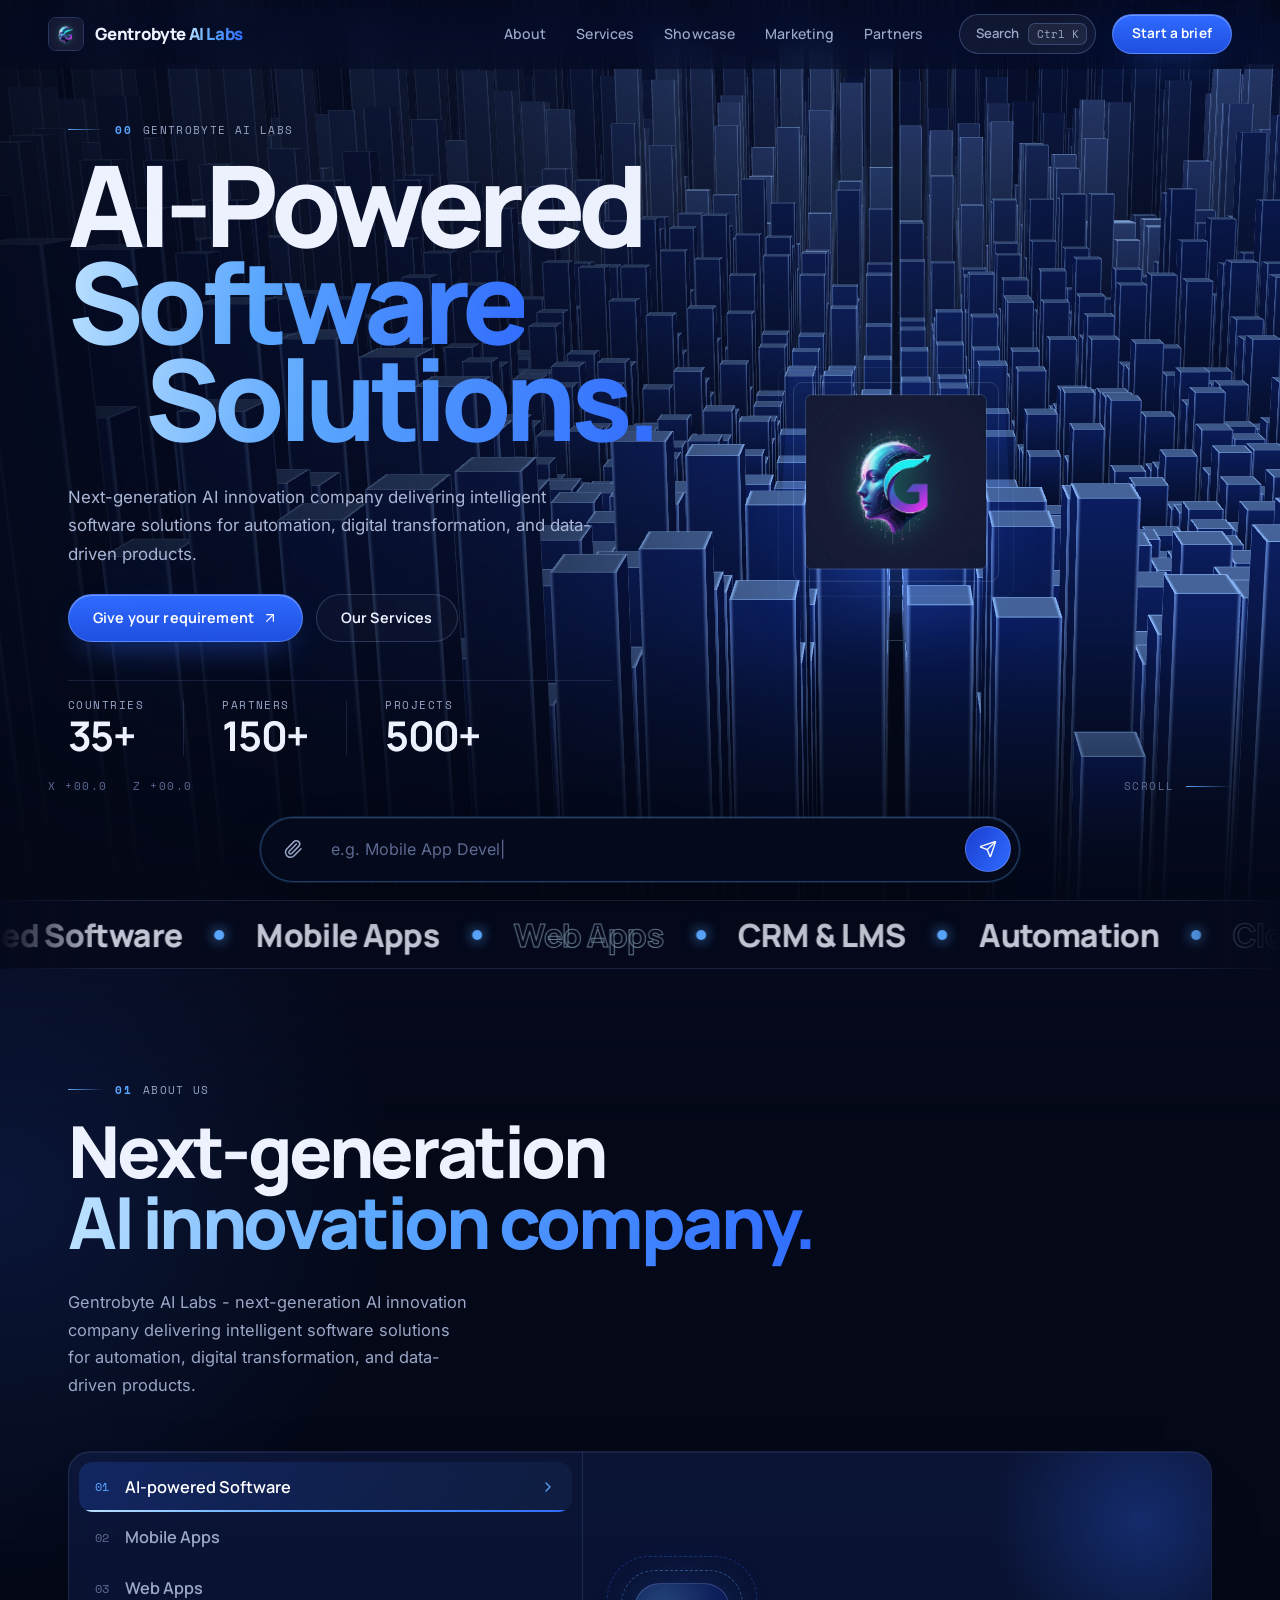
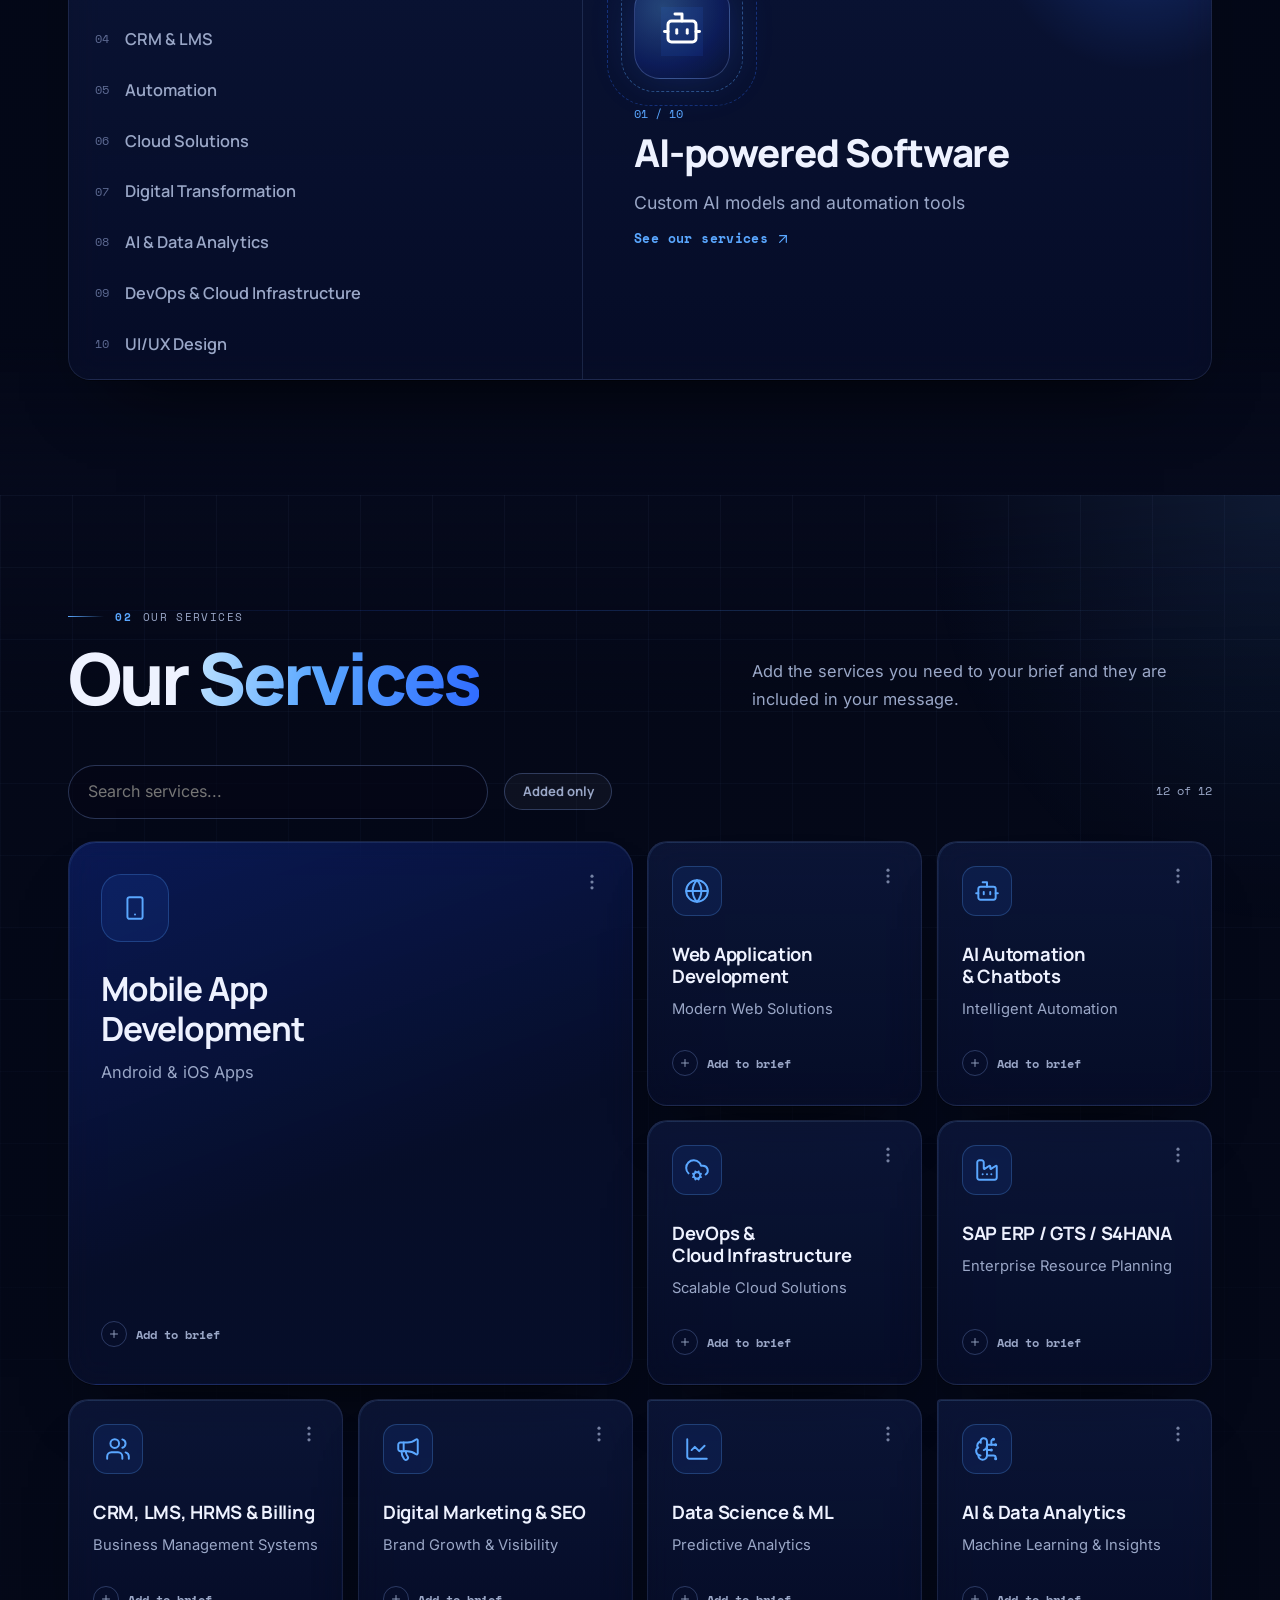
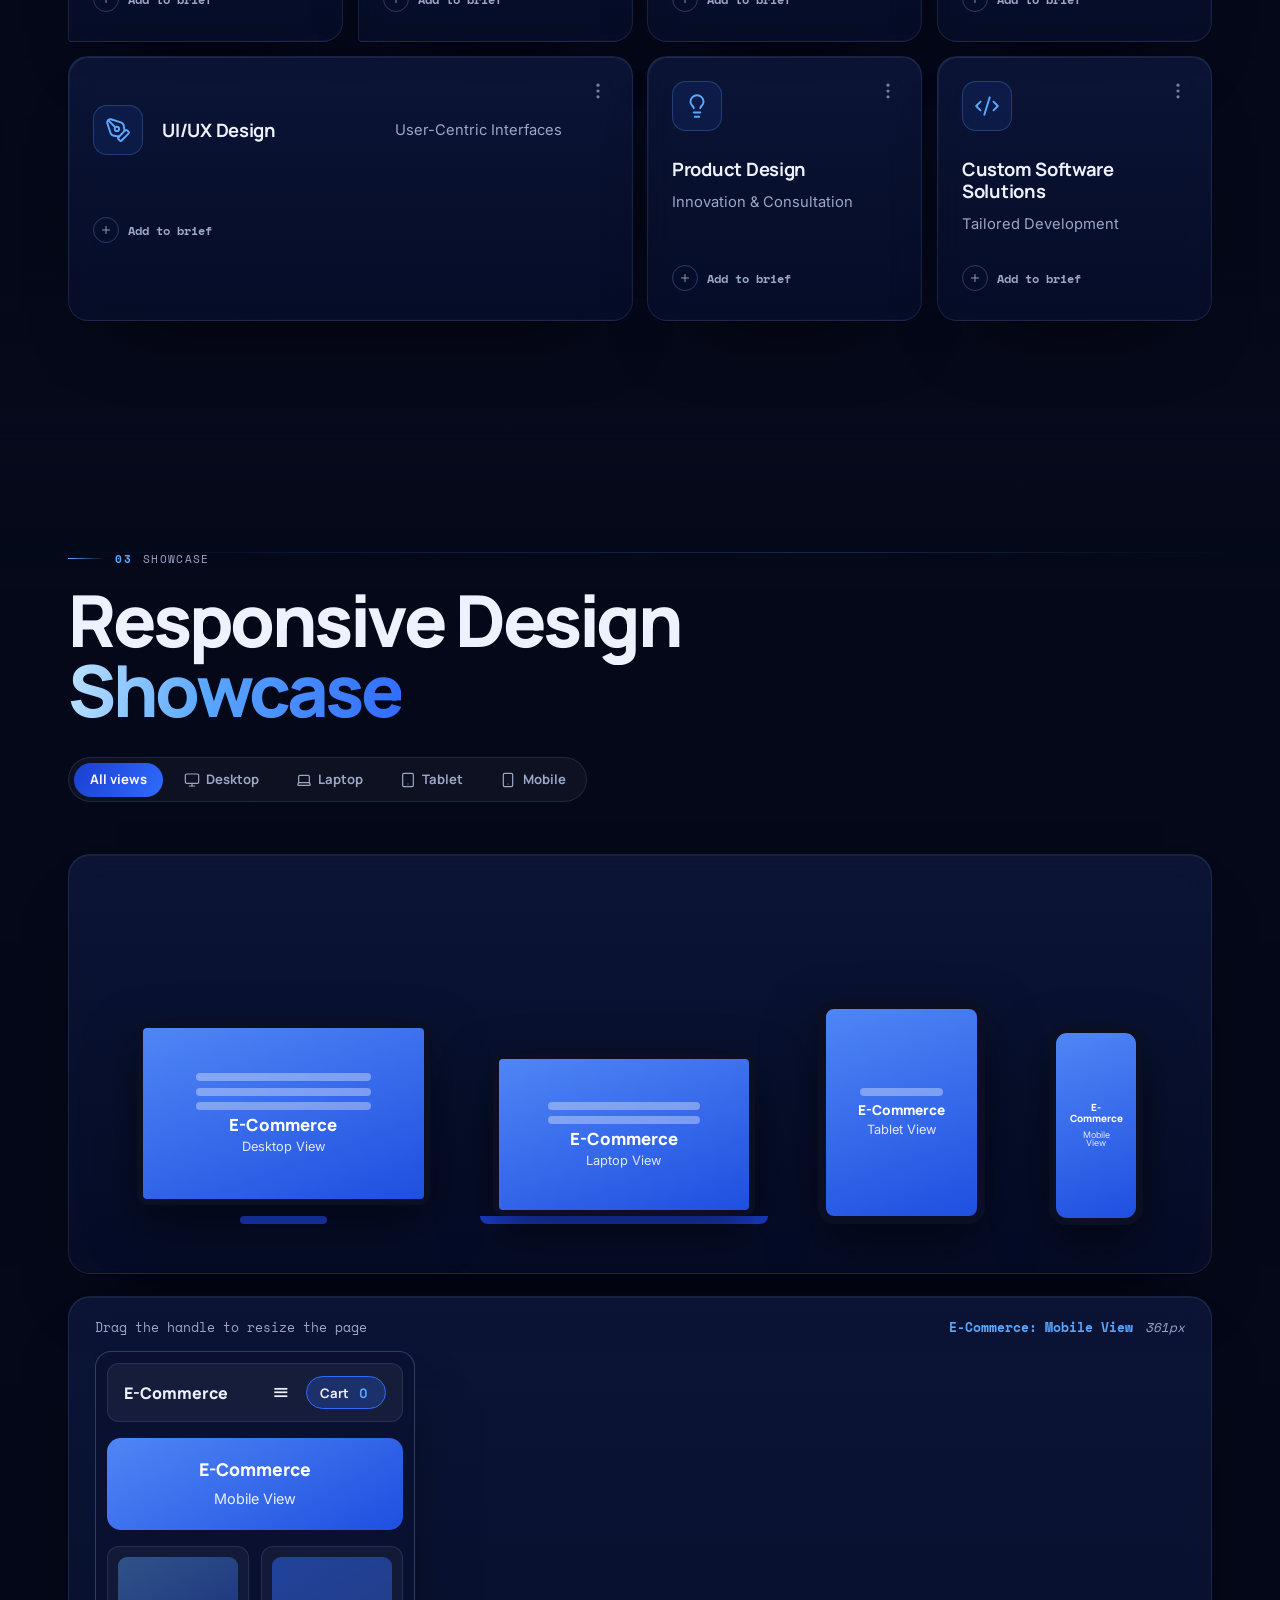
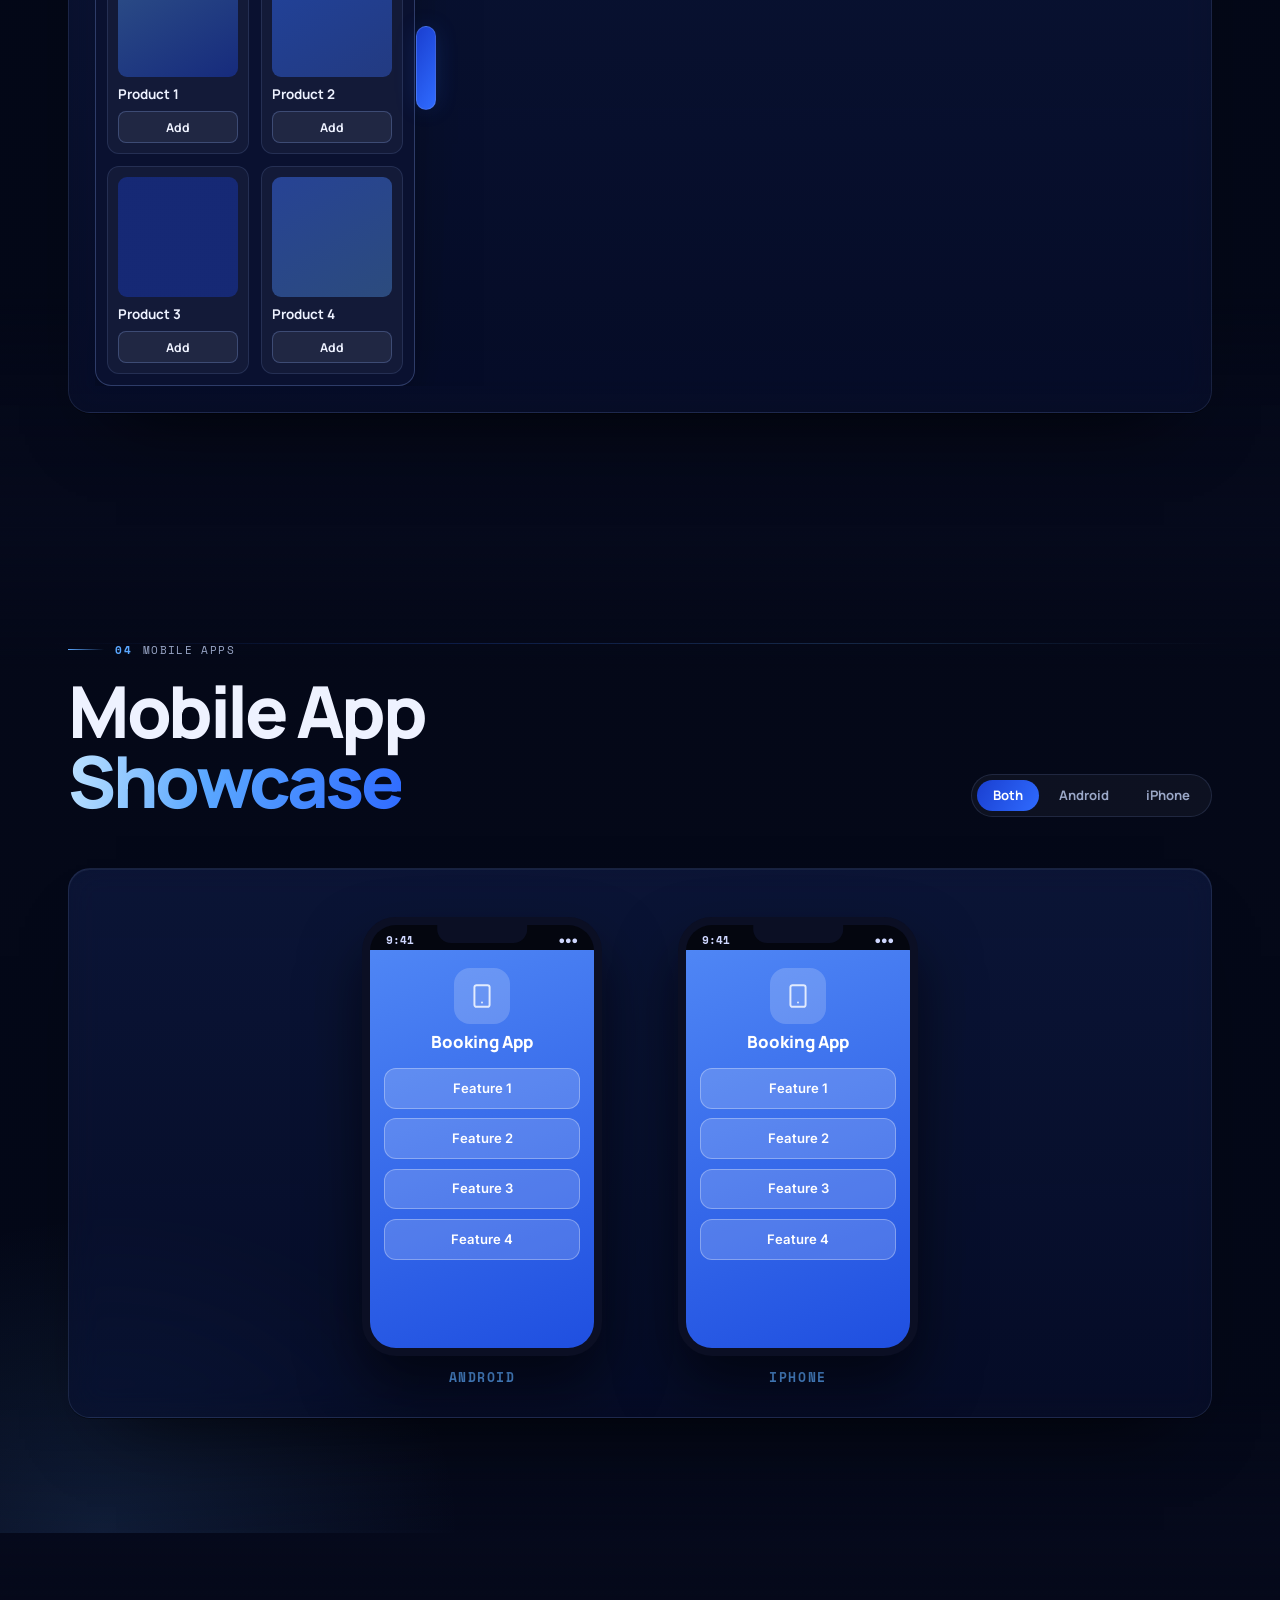
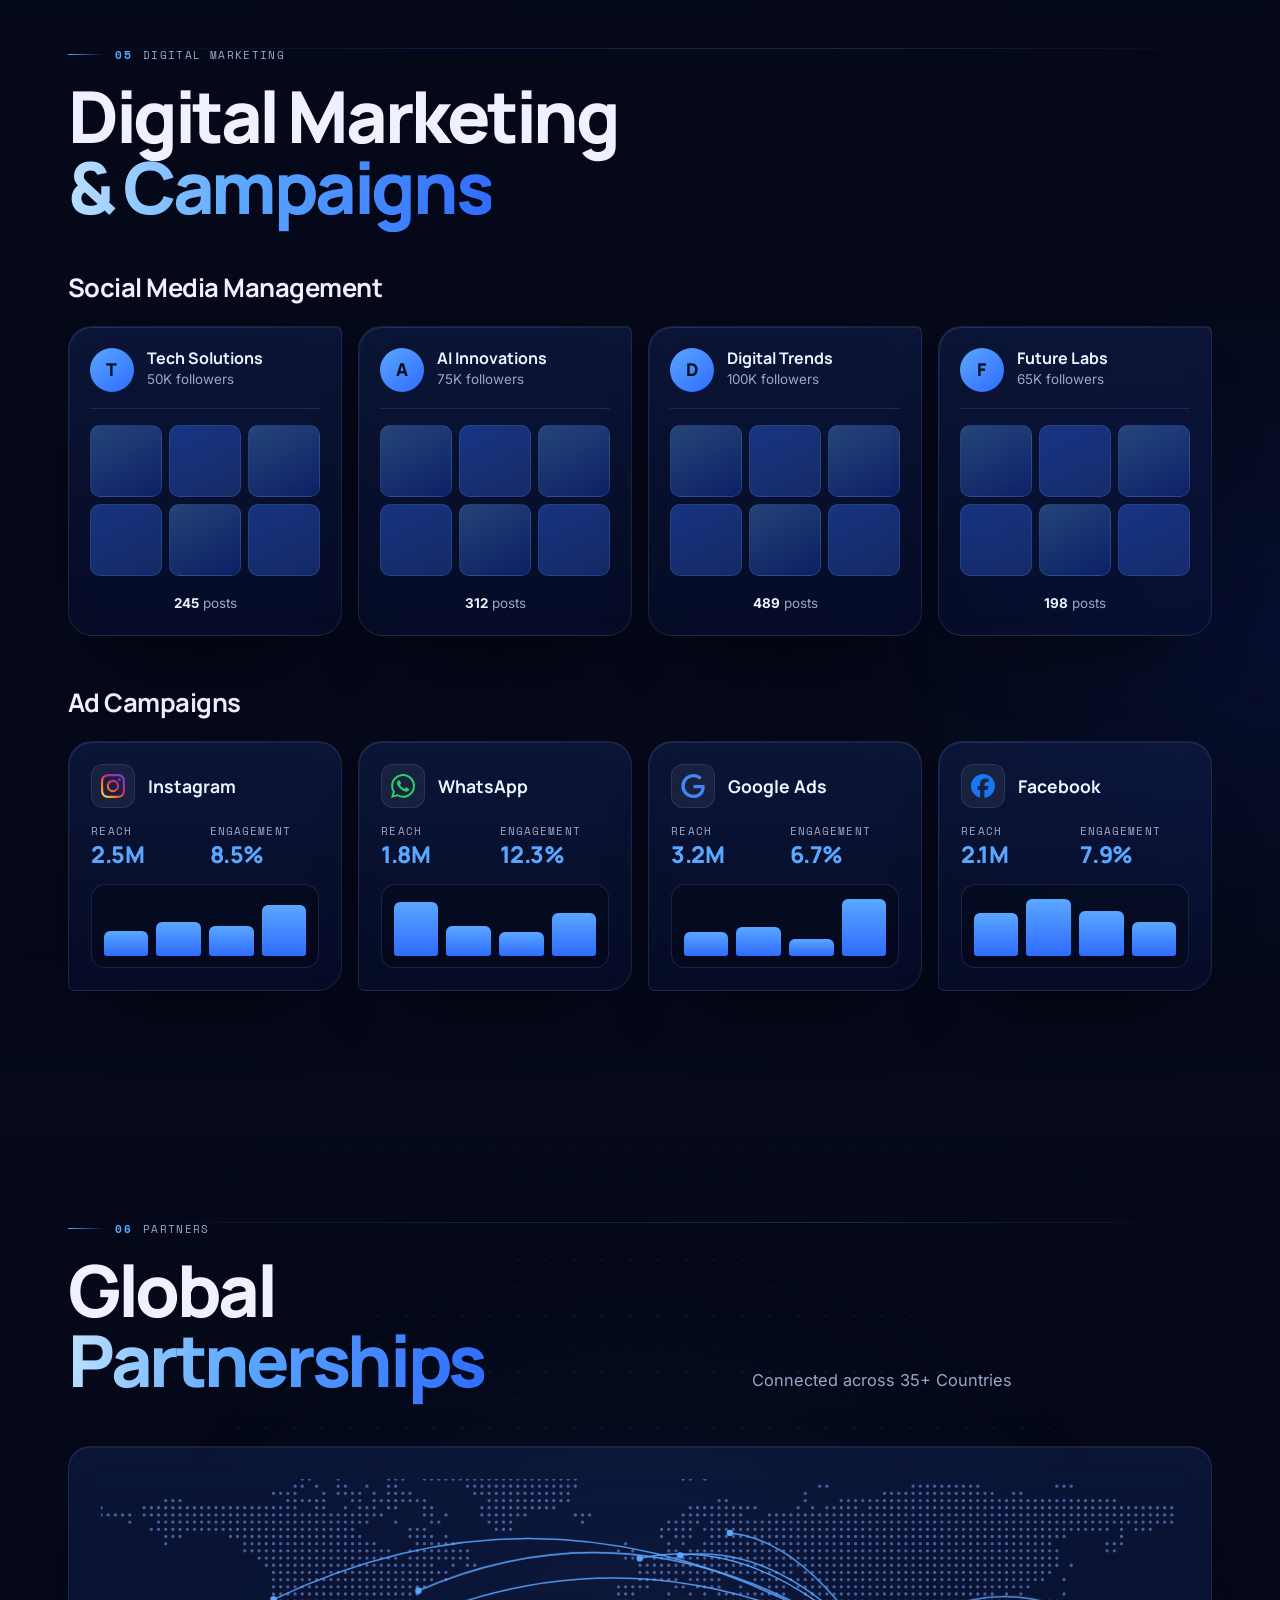
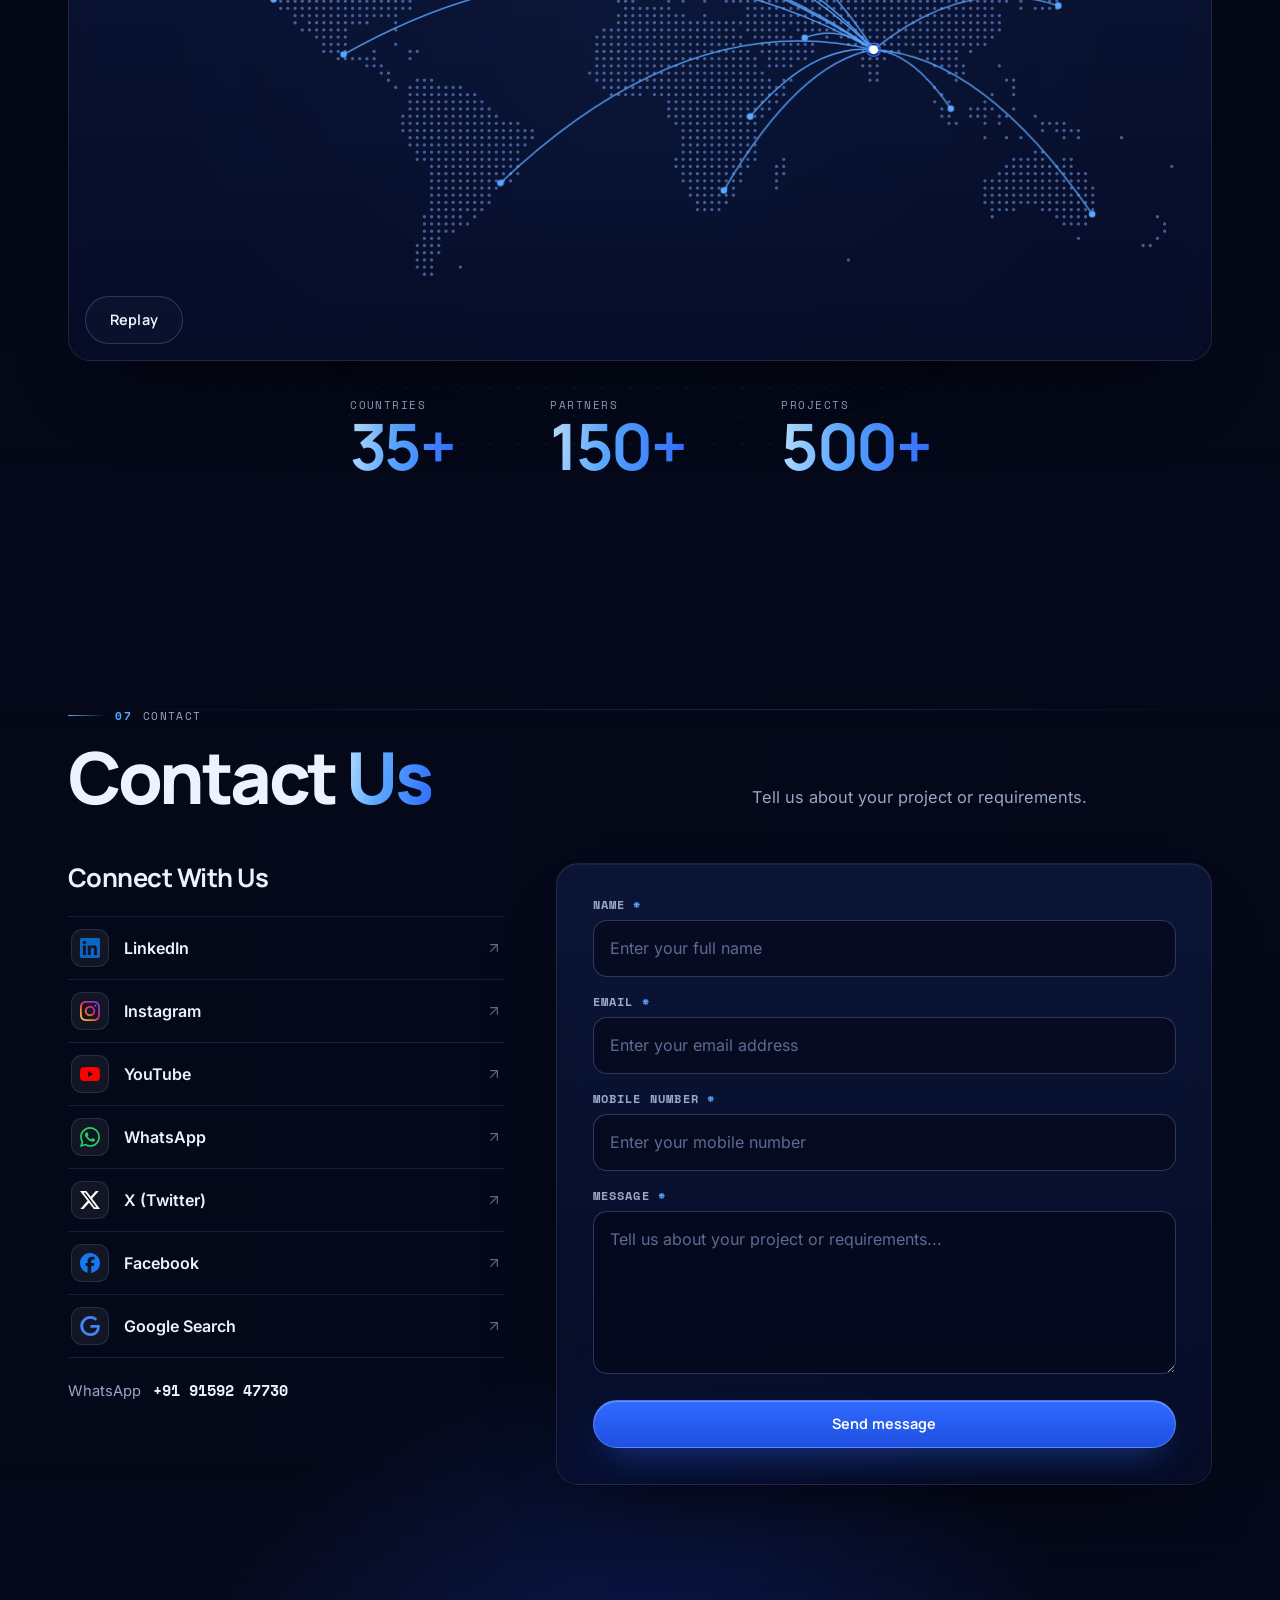
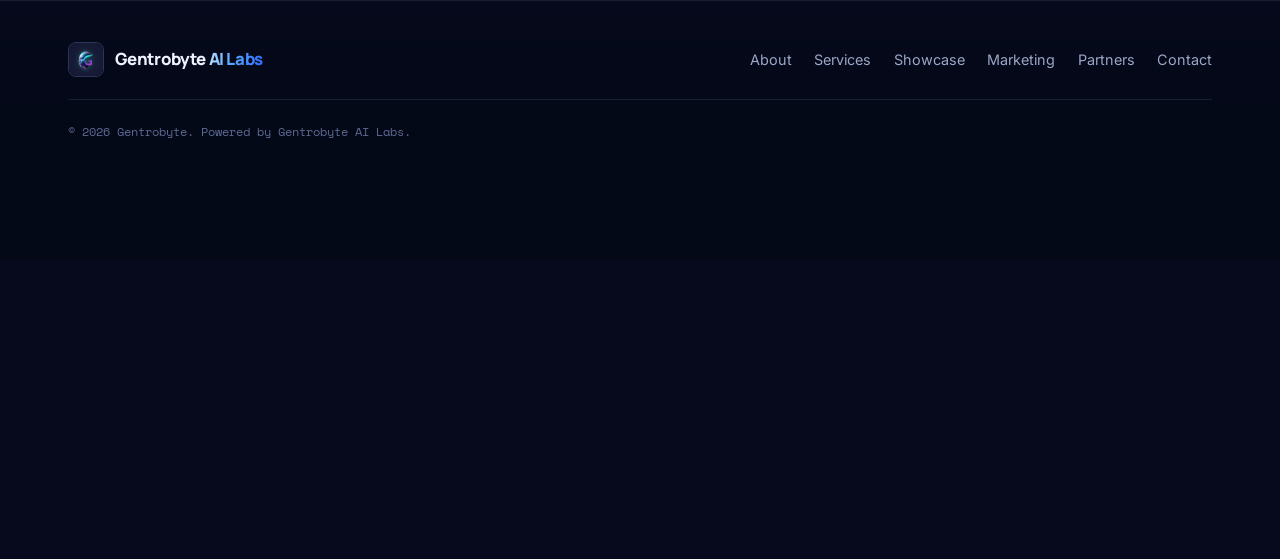
<file: index.html>
<!doctype html>
<html lang="en">
<head>
<meta charset="utf-8">
<meta name="viewport" content="width=device-width,initial-scale=1,viewport-fit=cover">
<title>Gentrobyte AI Labs</title>
<meta name="claude:viewport-fit-sides" content="cover">
<meta name="description" content="Gentrobyte AI Labs: AI-Powered Software Solutions. Next-generation AI innovation company delivering intelligent software solutions for automation, digital transformation, and data-driven products.">
<meta name="theme-color" content="#060A1C">
<script>document.documentElement.classList.add("js","loading")</script>
<link rel="stylesheet" href="styles.css">
<script src="assets/vendor/three.min.js" defer></script>
<script src="lattice.js" defer></script>
<script src="service-data.js" defer></script>
<script src="service-detail.js" defer></script>
<script src="app.js" defer></script>
</head>
<body>


<svg width="0" height="0" style="position:absolute" aria-hidden="true" focusable="false"><defs><linearGradient id="igg" x1="0" y1="1" x2="1" y2="0"><stop offset="0" stop-color="#FEDA75"/><stop offset=".3" stop-color="#FA7E1E"/><stop offset=".55" stop-color="#D62976"/><stop offset=".8" stop-color="#962FBF"/><stop offset="1" stop-color="#4F5BD5"/></linearGradient></defs></svg>

<div class="loader" id="loader" role="status" aria-live="polite">
  <img class="ld-logo" src="assets/logo.webp" alt="Gentrobyte AI Labs" width="640" height="617" decoding="async">
  <span class="ld-bar" aria-hidden="true"><i></i></span>
  <span class="sr">Loading</span>
</div>
<div class="curtain" id="curtain" aria-hidden="true"><i class="cv a"></i><i class="cv b"></i><span class="cv-label" id="cvLabel"></span></div>

<a class="skip" href="#main">Skip to content</a>
<canvas id="gl" aria-hidden="true"></canvas>
<div class="prog" id="prog" aria-hidden="true"></div>
<div class="cur" id="cur" aria-hidden="true"><i></i></div>

<header class="nav" id="top">
  <a class="brand" href="#top" aria-label="Gentrobyte AI Labs, back to top"><img src="assets/logo.webp" alt="" width="36" height="35"><span>Gentrobyte <em>AI Labs</em></span></a>
  <nav class="nav-links" aria-label="Primary">
    <ul id="navList">
      <li><a href="#about">About</a></li>
      <li><a href="#services">Services</a></li>
      <li><a href="#responsive">Showcase</a></li>
      <li><a href="#marketing">Marketing</a></li>
      <li><a href="#partners">Partners</a></li>
    </ul>
  </nav>
  <button type="button" class="kbtn" id="kOpen" aria-label="Quick search, shortcut Control K"><span>Search</span><kbd>Ctrl K</kbd></button>
  <a class="btn btn-main nav-cta" href="#contact">Start a brief</a>
  <button type="button" class="menu-btn" id="menuBtn" aria-expanded="false" aria-controls="mnav"><span>Menu</span></button>
</header>
<div class="mnav" id="mnav" hidden>
  <ul>
    <li><a href="#about">About Us</a></li>
    <li><a href="#services">Our Services</a></li>
    <li><a href="#responsive">Responsive Design Showcase</a></li>
    <li><a href="#mobile">Mobile App Showcase</a></li>
    <li><a href="#marketing">Digital Marketing &amp; Campaigns</a></li>
    <li><a href="#partners">Global Partnerships</a></li>
    <li><a href="#contact">Contact Us</a></li>
  </ul>
</div>

<main id="main">
  <!-- HERO -->
  <section class="hero" id="hero" aria-labelledby="hero-h">
    <div class="wrap hero-grid">
      <div class="hero-copy">
        <p class="eyebrow"><i></i><b>00</b> Gentrobyte AI Labs</p>
        <h1 id="hero-h"><span class="l1">AI-Powered</span><br><span class="grad l2">Software</span><br><span class="grad l3">Solutions.</span></h1>
        <div class="hero-foot">
          <p class="lede">Next-generation AI innovation company delivering intelligent software solutions for automation, digital transformation, and data-driven products.</p>
          <div class="cta-row">
            <button type="button" class="btn btn-main" id="heroReq">Give your requirement <svg class="ic " viewBox="0 0 24 24" width="16" height="16" fill="none" stroke="currentColor" stroke-width="1.8" stroke-linecap="round" stroke-linejoin="round" aria-hidden="true"><path d="M7 7h10v10" /> <path d="M7 17 17 7" /></svg></button>
            <a class="btn btn-ghost" href="#services">Our Services</a>
          </div>
        </div>
        <dl class="stats hero-stats"><div><dd><span data-count="35">35</span>+</dd><dt>Countries</dt></div><div><dd><span data-count="150">150</span>+</dd><dt>Partners</dt></div><div><dd><span data-count="500">500</span>+</dd><dt>Projects</dt></div></dl>
      </div>
      <div class="hero-art" id="heroArt" aria-hidden="true"></div>
    </div>
    <div class="core" id="core" aria-hidden="true"><img src="assets/logo.webp" alt="" width="640" height="617"></div>
    <div class="hud" aria-hidden="true"><span id="hudXY">X +00.0 &nbsp; Z +00.0</span><span class="hud-s">Scroll</span></div>
  </section>

  <div class="marq" id="marq" aria-hidden="true"><div class="marq-in"><span>AI-powered Software</span><i></i><span>Mobile Apps</span><i></i><span>Web Apps</span><i></i><span>CRM &amp; LMS</span><i></i><span>Automation</span><i></i><span>Cloud Solutions</span><i></i><span>Digital Transformation</span><i></i><span>AI &amp; Data Analytics</span><i></i><span>DevOps &amp; Cloud Infrastructure</span><i></i><span>UI/UX Design</span><i></i><span>AI-powered Software</span><i></i><span>Mobile Apps</span><i></i><span>Web Apps</span><i></i><span>CRM &amp; LMS</span><i></i><span>Automation</span><i></i><span>Cloud Solutions</span><i></i><span>Digital Transformation</span><i></i><span>AI &amp; Data Analytics</span><i></i><span>DevOps &amp; Cloud Infrastructure</span><i></i><span>UI/UX Design</span><i></i></div></div>

  <!-- 01 ABOUT -->
  <section class="sec" id="about" aria-labelledby="about-h">
    <div class="wrap">
      <p class="eyebrow" data-r><i></i><b>01</b> About Us</p>
      <div class="sec-head" data-r>
        <h2 class="h2" id="about-h">Next-generation<br><span class="grad">AI innovation company.</span></h2>
        <p class="sub">Gentrobyte AI Labs - next-generation AI innovation company delivering intelligent software solutions for automation, digital transformation, and data-driven products.</p>
      </div>
      <div class="explorer glass" data-r>
        <ul class="ab-list" role="tablist" aria-label="What we do" id="abList"><li><button type="button" class="ab-item" role="tab" aria-selected="true" data-i="0"><span class="n">01</span><span class="t">AI-powered Software</span><svg class="ic ch" viewBox="0 0 24 24" width="16" height="16" fill="none" stroke="currentColor" stroke-width="1.8" stroke-linecap="round" stroke-linejoin="round" aria-hidden="true"><path d="m9 18 6-6-6-6" /></svg></button></li><li><button type="button" class="ab-item" role="tab" aria-selected="false" data-i="1"><span class="n">02</span><span class="t">Mobile Apps</span><svg class="ic ch" viewBox="0 0 24 24" width="16" height="16" fill="none" stroke="currentColor" stroke-width="1.8" stroke-linecap="round" stroke-linejoin="round" aria-hidden="true"><path d="m9 18 6-6-6-6" /></svg></button></li><li><button type="button" class="ab-item" role="tab" aria-selected="false" data-i="2"><span class="n">03</span><span class="t">Web Apps</span><svg class="ic ch" viewBox="0 0 24 24" width="16" height="16" fill="none" stroke="currentColor" stroke-width="1.8" stroke-linecap="round" stroke-linejoin="round" aria-hidden="true"><path d="m9 18 6-6-6-6" /></svg></button></li><li><button type="button" class="ab-item" role="tab" aria-selected="false" data-i="3"><span class="n">04</span><span class="t">CRM &amp; LMS</span><svg class="ic ch" viewBox="0 0 24 24" width="16" height="16" fill="none" stroke="currentColor" stroke-width="1.8" stroke-linecap="round" stroke-linejoin="round" aria-hidden="true"><path d="m9 18 6-6-6-6" /></svg></button></li><li><button type="button" class="ab-item" role="tab" aria-selected="false" data-i="4"><span class="n">05</span><span class="t">Automation</span><svg class="ic ch" viewBox="0 0 24 24" width="16" height="16" fill="none" stroke="currentColor" stroke-width="1.8" stroke-linecap="round" stroke-linejoin="round" aria-hidden="true"><path d="m9 18 6-6-6-6" /></svg></button></li><li><button type="button" class="ab-item" role="tab" aria-selected="false" data-i="5"><span class="n">06</span><span class="t">Cloud Solutions</span><svg class="ic ch" viewBox="0 0 24 24" width="16" height="16" fill="none" stroke="currentColor" stroke-width="1.8" stroke-linecap="round" stroke-linejoin="round" aria-hidden="true"><path d="m9 18 6-6-6-6" /></svg></button></li><li><button type="button" class="ab-item" role="tab" aria-selected="false" data-i="6"><span class="n">07</span><span class="t">Digital Transformation</span><svg class="ic ch" viewBox="0 0 24 24" width="16" height="16" fill="none" stroke="currentColor" stroke-width="1.8" stroke-linecap="round" stroke-linejoin="round" aria-hidden="true"><path d="m9 18 6-6-6-6" /></svg></button></li><li><button type="button" class="ab-item" role="tab" aria-selected="false" data-i="7"><span class="n">08</span><span class="t">AI &amp; Data Analytics</span><svg class="ic ch" viewBox="0 0 24 24" width="16" height="16" fill="none" stroke="currentColor" stroke-width="1.8" stroke-linecap="round" stroke-linejoin="round" aria-hidden="true"><path d="m9 18 6-6-6-6" /></svg></button></li><li><button type="button" class="ab-item" role="tab" aria-selected="false" data-i="8"><span class="n">09</span><span class="t">DevOps &amp; Cloud Infrastructure</span><svg class="ic ch" viewBox="0 0 24 24" width="16" height="16" fill="none" stroke="currentColor" stroke-width="1.8" stroke-linecap="round" stroke-linejoin="round" aria-hidden="true"><path d="m9 18 6-6-6-6" /></svg></button></li><li><button type="button" class="ab-item" role="tab" aria-selected="false" data-i="9"><span class="n">10</span><span class="t">UI/UX Design</span><svg class="ic ch" viewBox="0 0 24 24" width="16" height="16" fill="none" stroke="currentColor" stroke-width="1.8" stroke-linecap="round" stroke-linejoin="round" aria-hidden="true"><path d="m9 18 6-6-6-6" /></svg></button></li></ul>
        <div class="ab-detail" role="tabpanel" id="abDetail" aria-live="polite">
          <div class="ab-orb"><span class="ab-ic" id="abIc"></span></div>
          <p class="ab-k" id="abK">01 / 10</p>
          <h3 id="abN"></h3>
          <p id="abD"></p>
          <a class="link" href="#services">See our services <svg class="ic " viewBox="0 0 24 24" width="16" height="16" fill="none" stroke="currentColor" stroke-width="1.8" stroke-linecap="round" stroke-linejoin="round" aria-hidden="true"><path d="M7 7h10v10" /> <path d="M7 17 17 7" /></svg></a>
        </div>
      </div>
    </div>
  </section>

  <!-- 02 SERVICES -->
  <section class="sec" id="services" aria-labelledby="svc-h">
    <div class="wrap">
      <p class="eyebrow" data-r><i></i><b>02</b> Our Services</p>
      <div class="sec-head" data-r>
        <h2 class="h2" id="svc-h">Our <span class="grad">Services</span></h2>
        <p class="sub">Add the services you need to your brief and they are included in your message.</p>
      </div>
      <div class="svc-tools" data-r>
        <label class="search"><span class="sr">Search services</span><input id="svcQ" type="search" placeholder="Search services..." autocomplete="off"></label>
        <button type="button" class="tgl" id="svcAdded" aria-pressed="false">Added only</button>
        <span class="svc-n" id="svcN" aria-live="polite">12 of 12</span>
      </div>
      <div class="svc-grid" id="svcGrid"><article class="svc glass" data-n="Mobile App Development">
          <div class="svc-top"><span class="svc-ic"><svg class="ic " viewBox="0 0 24 24" width="26" height="26" fill="none" stroke="currentColor" stroke-width="1.8" stroke-linecap="round" stroke-linejoin="round" aria-hidden="true"><rect width="14" height="20" x="5" y="2" rx="2" ry="2" /> <path d="M12 18h.01" /></svg></span><a class="svc-more" href="#/services/mobile-app-development" aria-label="View details: Mobile App Development" title="View details"><svg viewBox="0 0 24 24" aria-hidden="true" focusable="false"><circle cx="12" cy="5" r="1.9"/><circle cx="12" cy="12" r="1.9"/><circle cx="12" cy="19" r="1.9"/></svg></a></div>
          <h3>Mobile App Development</h3><p>Android &amp; iOS Apps</p>
          <button type="button" class="add" data-add="Mobile App Development" aria-pressed="false"><svg class="ic " viewBox="0 0 24 24" width="15" height="15" fill="none" stroke="currentColor" stroke-width="1.8" stroke-linecap="round" stroke-linejoin="round" aria-hidden="true"><path d="M5 12h14" /> <path d="M12 5v14" /></svg><span>Add to brief</span></button>
        </article><article class="svc glass" data-n="Web Application Development">
          <div class="svc-top"><span class="svc-ic"><svg class="ic " viewBox="0 0 24 24" width="26" height="26" fill="none" stroke="currentColor" stroke-width="1.8" stroke-linecap="round" stroke-linejoin="round" aria-hidden="true"><circle cx="12" cy="12" r="10" /> <path d="M12 2a14.5 14.5 0 0 0 0 20 14.5 14.5 0 0 0 0-20" /> <path d="M2 12h20" /></svg></span><a class="svc-more" href="#/services/web-application-development" aria-label="View details: Web Application Development" title="View details"><svg viewBox="0 0 24 24" aria-hidden="true" focusable="false"><circle cx="12" cy="5" r="1.9"/><circle cx="12" cy="12" r="1.9"/><circle cx="12" cy="19" r="1.9"/></svg></a></div>
          <h3>Web Application Development</h3><p>Modern Web Solutions</p>
          <button type="button" class="add" data-add="Web Application Development" aria-pressed="false"><svg class="ic " viewBox="0 0 24 24" width="15" height="15" fill="none" stroke="currentColor" stroke-width="1.8" stroke-linecap="round" stroke-linejoin="round" aria-hidden="true"><path d="M5 12h14" /> <path d="M12 5v14" /></svg><span>Add to brief</span></button>
        </article><article class="svc glass" data-n="AI Automation &amp; Chatbots">
          <div class="svc-top"><span class="svc-ic"><svg class="ic " viewBox="0 0 24 24" width="26" height="26" fill="none" stroke="currentColor" stroke-width="1.8" stroke-linecap="round" stroke-linejoin="round" aria-hidden="true"><path d="M12 8V4H8" /> <rect width="16" height="12" x="4" y="8" rx="2" /> <path d="M2 14h2" /> <path d="M20 14h2" /> <path d="M15 13v2" /> <path d="M9 13v2" /></svg></span><a class="svc-more" href="#/services/ai-automation-chatbots" aria-label="View details: AI Automation &amp; Chatbots" title="View details"><svg viewBox="0 0 24 24" aria-hidden="true" focusable="false"><circle cx="12" cy="5" r="1.9"/><circle cx="12" cy="12" r="1.9"/><circle cx="12" cy="19" r="1.9"/></svg></a></div>
          <h3>AI Automation &amp; Chatbots</h3><p>Intelligent Automation</p>
          <button type="button" class="add" data-add="AI Automation &amp; Chatbots" aria-pressed="false"><svg class="ic " viewBox="0 0 24 24" width="15" height="15" fill="none" stroke="currentColor" stroke-width="1.8" stroke-linecap="round" stroke-linejoin="round" aria-hidden="true"><path d="M5 12h14" /> <path d="M12 5v14" /></svg><span>Add to brief</span></button>
        </article><article class="svc glass" data-n="DevOps &amp; Cloud Infrastructure">
          <div class="svc-top"><span class="svc-ic"><svg class="ic " viewBox="0 0 24 24" width="26" height="26" fill="none" stroke="currentColor" stroke-width="1.8" stroke-linecap="round" stroke-linejoin="round" aria-hidden="true"><path d="m10.852 19.772-.383.924" /> <path d="m13.148 14.228.383-.923" /> <path d="M13.148 19.772a3 3 0 1 0-2.296-5.544l-.383-.923" /> <path d="m13.53 20.696-.382-.924a3 3 0 1 1-2.296-5.544" /> <path d="m14.772 15.852.923-.383" /> <path d="m14.772 18.148.923.383" /> <path d="M4.2 15.1a7 7 0 1 1 9.93-9.858A7 7 0 0 1 15.71 8h1.79a4.5 4.5 0 0 1 2.5 8.2" /> <path d="m9.228 15.852-.923-.383" /> <path d="m9.228 18.148-.923.383" /></svg></span><a class="svc-more" href="#/services/devops-cloud-infrastructure" aria-label="View details: DevOps &amp; Cloud Infrastructure" title="View details"><svg viewBox="0 0 24 24" aria-hidden="true" focusable="false"><circle cx="12" cy="5" r="1.9"/><circle cx="12" cy="12" r="1.9"/><circle cx="12" cy="19" r="1.9"/></svg></a></div>
          <h3>DevOps &amp; Cloud Infrastructure</h3><p>Scalable Cloud Solutions</p>
          <button type="button" class="add" data-add="DevOps &amp; Cloud Infrastructure" aria-pressed="false"><svg class="ic " viewBox="0 0 24 24" width="15" height="15" fill="none" stroke="currentColor" stroke-width="1.8" stroke-linecap="round" stroke-linejoin="round" aria-hidden="true"><path d="M5 12h14" /> <path d="M12 5v14" /></svg><span>Add to brief</span></button>
        </article><article class="svc glass" data-n="SAP ERP / GTS / S4HANA">
          <div class="svc-top"><span class="svc-ic"><svg class="ic " viewBox="0 0 24 24" width="26" height="26" fill="none" stroke="currentColor" stroke-width="1.8" stroke-linecap="round" stroke-linejoin="round" aria-hidden="true"><path d="M12 16h.01" /> <path d="M16 16h.01" /> <path d="M3 19a2 2 0 0 0 2 2h14a2 2 0 0 0 2-2V8.5a.5.5 0 0 0-.769-.422l-4.462 2.844A.5.5 0 0 1 15 10.5v-2a.5.5 0 0 0-.769-.422L9.77 10.922A.5.5 0 0 1 9 10.5V5a2 2 0 0 0-2-2H5a2 2 0 0 0-2 2z" /> <path d="M8 16h.01" /></svg></span><a class="svc-more" href="#/services/sap-erp-gts-s4hana" aria-label="View details: SAP ERP / GTS / S4HANA" title="View details"><svg viewBox="0 0 24 24" aria-hidden="true" focusable="false"><circle cx="12" cy="5" r="1.9"/><circle cx="12" cy="12" r="1.9"/><circle cx="12" cy="19" r="1.9"/></svg></a></div>
          <h3>SAP ERP / GTS / S4HANA</h3><p>Enterprise Resource Planning</p>
          <button type="button" class="add" data-add="SAP ERP / GTS / S4HANA" aria-pressed="false"><svg class="ic " viewBox="0 0 24 24" width="15" height="15" fill="none" stroke="currentColor" stroke-width="1.8" stroke-linecap="round" stroke-linejoin="round" aria-hidden="true"><path d="M5 12h14" /> <path d="M12 5v14" /></svg><span>Add to brief</span></button>
        </article><article class="svc glass" data-n="CRM, LMS, HRMS &amp; Billing">
          <div class="svc-top"><span class="svc-ic"><svg class="ic " viewBox="0 0 24 24" width="26" height="26" fill="none" stroke="currentColor" stroke-width="1.8" stroke-linecap="round" stroke-linejoin="round" aria-hidden="true"><path d="M16 21v-2a4 4 0 0 0-4-4H6a4 4 0 0 0-4 4v2" /> <path d="M16 3.128a4 4 0 0 1 0 7.744" /> <path d="M22 21v-2a4 4 0 0 0-3-3.87" /> <circle cx="9" cy="7" r="4" /></svg></span><a class="svc-more" href="#/services/crm-lms-hrms-billing" aria-label="View details: CRM, LMS, HRMS &amp; Billing" title="View details"><svg viewBox="0 0 24 24" aria-hidden="true" focusable="false"><circle cx="12" cy="5" r="1.9"/><circle cx="12" cy="12" r="1.9"/><circle cx="12" cy="19" r="1.9"/></svg></a></div>
          <h3>CRM, LMS, HRMS &amp; Billing</h3><p>Business Management Systems</p>
          <button type="button" class="add" data-add="CRM, LMS, HRMS &amp; Billing" aria-pressed="false"><svg class="ic " viewBox="0 0 24 24" width="15" height="15" fill="none" stroke="currentColor" stroke-width="1.8" stroke-linecap="round" stroke-linejoin="round" aria-hidden="true"><path d="M5 12h14" /> <path d="M12 5v14" /></svg><span>Add to brief</span></button>
        </article><article class="svc glass" data-n="Digital Marketing &amp; SEO">
          <div class="svc-top"><span class="svc-ic"><svg class="ic " viewBox="0 0 24 24" width="26" height="26" fill="none" stroke="currentColor" stroke-width="1.8" stroke-linecap="round" stroke-linejoin="round" aria-hidden="true"><path d="M11 6a13 13 0 0 0 8.4-2.8A1 1 0 0 1 21 4v12a1 1 0 0 1-1.6.8A13 13 0 0 0 11 14H5a2 2 0 0 1-2-2V8a2 2 0 0 1 2-2z" /> <path d="M6 14a12 12 0 0 0 2.4 7.2 2 2 0 0 0 3.2-2.4A8 8 0 0 1 10 14" /> <path d="M8 6v8" /></svg></span><a class="svc-more" href="#/services/digital-marketing-seo" aria-label="View details: Digital Marketing &amp; SEO" title="View details"><svg viewBox="0 0 24 24" aria-hidden="true" focusable="false"><circle cx="12" cy="5" r="1.9"/><circle cx="12" cy="12" r="1.9"/><circle cx="12" cy="19" r="1.9"/></svg></a></div>
          <h3>Digital Marketing &amp; SEO</h3><p>Brand Growth &amp; Visibility</p>
          <button type="button" class="add" data-add="Digital Marketing &amp; SEO" aria-pressed="false"><svg class="ic " viewBox="0 0 24 24" width="15" height="15" fill="none" stroke="currentColor" stroke-width="1.8" stroke-linecap="round" stroke-linejoin="round" aria-hidden="true"><path d="M5 12h14" /> <path d="M12 5v14" /></svg><span>Add to brief</span></button>
        </article><article class="svc glass" data-n="Data Science &amp; ML">
          <div class="svc-top"><span class="svc-ic"><svg class="ic " viewBox="0 0 24 24" width="26" height="26" fill="none" stroke="currentColor" stroke-width="1.8" stroke-linecap="round" stroke-linejoin="round" aria-hidden="true"><path d="M3 3v16a2 2 0 0 0 2 2h16" /> <path d="m19 9-5 5-4-4-3 3" /></svg></span><a class="svc-more" href="#/services/data-science-ml" aria-label="View details: Data Science &amp; ML" title="View details"><svg viewBox="0 0 24 24" aria-hidden="true" focusable="false"><circle cx="12" cy="5" r="1.9"/><circle cx="12" cy="12" r="1.9"/><circle cx="12" cy="19" r="1.9"/></svg></a></div>
          <h3>Data Science &amp; ML</h3><p>Predictive Analytics</p>
          <button type="button" class="add" data-add="Data Science &amp; ML" aria-pressed="false"><svg class="ic " viewBox="0 0 24 24" width="15" height="15" fill="none" stroke="currentColor" stroke-width="1.8" stroke-linecap="round" stroke-linejoin="round" aria-hidden="true"><path d="M5 12h14" /> <path d="M12 5v14" /></svg><span>Add to brief</span></button>
        </article><article class="svc glass" data-n="AI &amp; Data Analytics">
          <div class="svc-top"><span class="svc-ic"><svg class="ic " viewBox="0 0 24 24" width="26" height="26" fill="none" stroke="currentColor" stroke-width="1.8" stroke-linecap="round" stroke-linejoin="round" aria-hidden="true"><path d="M12 13h4" /> <path d="M12 18h6a2 2 0 012 2v1" /> <path d="M12 8h8" /> <path d="M12 9a4.17 4.17 0 01-3 4" /> <path d="M16 8V5a2 2 0 012-2" /> <path d="M6 18a4 4 0 01-2-7.465" /> <path d="M6.004 5.125a4 4 0 00-2.526 5.77" /> <path d="M6.294 6.294A3 3 0 1112 5v13a4 4 0 11-7.967-.518" /> <circle cx="16" cy="13" r="0.5" fill="currentColor" /> <circle cx="18" cy="3" r="0.5" fill="currentColor" /> <circle cx="20" cy="21" r="0.5" fill="currentColor" /> <circle cx="20" cy="8" r="0.5" fill="currentColor" /></svg></span><a class="svc-more" href="#/services/ai-data-analytics" aria-label="View details: AI &amp; Data Analytics" title="View details"><svg viewBox="0 0 24 24" aria-hidden="true" focusable="false"><circle cx="12" cy="5" r="1.9"/><circle cx="12" cy="12" r="1.9"/><circle cx="12" cy="19" r="1.9"/></svg></a></div>
          <h3>AI &amp; Data Analytics</h3><p>Machine Learning &amp; Insights</p>
          <button type="button" class="add" data-add="AI &amp; Data Analytics" aria-pressed="false"><svg class="ic " viewBox="0 0 24 24" width="15" height="15" fill="none" stroke="currentColor" stroke-width="1.8" stroke-linecap="round" stroke-linejoin="round" aria-hidden="true"><path d="M5 12h14" /> <path d="M12 5v14" /></svg><span>Add to brief</span></button>
        </article><article class="svc glass" data-n="UI/UX Design">
          <div class="svc-top"><span class="svc-ic"><svg class="ic " viewBox="0 0 24 24" width="26" height="26" fill="none" stroke="currentColor" stroke-width="1.8" stroke-linecap="round" stroke-linejoin="round" aria-hidden="true"><path d="m18 13-.654-4.736a4 4 0 00-2.756-3.266l-9.163-2.9a2 2 0 00-2.017.493l-.82.819a2 2 0 00-.492 2.017l2.9 9.163a4 4 0 003.266 2.756L13 18" /> <path d="M18.648 12.352a1.205 1.205 0 011.704 0l1.296 1.296a1.205 1.205 0 010 1.704l-6.296 6.296a1.205 1.205 0 01-1.704 0l-1.296-1.296a1.205 1.205 0 010-1.704z" /> <path d="m3 3 6.586 6.586" /> <circle cx="11" cy="11" r="2" /></svg></span><a class="svc-more" href="#/services/ui-ux-design" aria-label="View details: UI/UX Design" title="View details"><svg viewBox="0 0 24 24" aria-hidden="true" focusable="false"><circle cx="12" cy="5" r="1.9"/><circle cx="12" cy="12" r="1.9"/><circle cx="12" cy="19" r="1.9"/></svg></a></div>
          <h3>UI/UX Design</h3><p>User-Centric Interfaces</p>
          <button type="button" class="add" data-add="UI/UX Design" aria-pressed="false"><svg class="ic " viewBox="0 0 24 24" width="15" height="15" fill="none" stroke="currentColor" stroke-width="1.8" stroke-linecap="round" stroke-linejoin="round" aria-hidden="true"><path d="M5 12h14" /> <path d="M12 5v14" /></svg><span>Add to brief</span></button>
        </article><article class="svc glass" data-n="Product Design">
          <div class="svc-top"><span class="svc-ic"><svg class="ic " viewBox="0 0 24 24" width="26" height="26" fill="none" stroke="currentColor" stroke-width="1.8" stroke-linecap="round" stroke-linejoin="round" aria-hidden="true"><path d="M15 14c.2-1 .7-1.7 1.5-2.5 1-.9 1.5-2.2 1.5-3.5A6 6 0 0 0 6 8c0 1 .2 2.2 1.5 3.5.7.7 1.3 1.5 1.5 2.5" /> <path d="M9 18h6" /> <path d="M10 22h4" /></svg></span><a class="svc-more" href="#/services/product-design" aria-label="View details: Product Design" title="View details"><svg viewBox="0 0 24 24" aria-hidden="true" focusable="false"><circle cx="12" cy="5" r="1.9"/><circle cx="12" cy="12" r="1.9"/><circle cx="12" cy="19" r="1.9"/></svg></a></div>
          <h3>Product Design</h3><p>Innovation &amp; Consultation</p>
          <button type="button" class="add" data-add="Product Design" aria-pressed="false"><svg class="ic " viewBox="0 0 24 24" width="15" height="15" fill="none" stroke="currentColor" stroke-width="1.8" stroke-linecap="round" stroke-linejoin="round" aria-hidden="true"><path d="M5 12h14" /> <path d="M12 5v14" /></svg><span>Add to brief</span></button>
        </article><article class="svc glass" data-n="Custom Software Solutions">
          <div class="svc-top"><span class="svc-ic"><svg class="ic " viewBox="0 0 24 24" width="26" height="26" fill="none" stroke="currentColor" stroke-width="1.8" stroke-linecap="round" stroke-linejoin="round" aria-hidden="true"><path d="m18 16 4-4-4-4" /> <path d="m6 8-4 4 4 4" /> <path d="m14.5 4-5 16" /></svg></span><a class="svc-more" href="#/services/custom-software-solutions" aria-label="View details: Custom Software Solutions" title="View details"><svg viewBox="0 0 24 24" aria-hidden="true" focusable="false"><circle cx="12" cy="5" r="1.9"/><circle cx="12" cy="12" r="1.9"/><circle cx="12" cy="19" r="1.9"/></svg></a></div>
          <h3>Custom Software Solutions</h3><p>Tailored Development</p>
          <button type="button" class="add" data-add="Custom Software Solutions" aria-pressed="false"><svg class="ic " viewBox="0 0 24 24" width="15" height="15" fill="none" stroke="currentColor" stroke-width="1.8" stroke-linecap="round" stroke-linejoin="round" aria-hidden="true"><path d="M5 12h14" /> <path d="M12 5v14" /></svg><span>Add to brief</span></button>
        </article></div>
      <p class="svc-empty" id="svcEmpty" hidden>No service matches that. Try another word.</p>
    </div>
  </section>

  <!-- 03 RESPONSIVE DESIGN SHOWCASE -->
  <section class="sec" id="responsive" aria-labelledby="resp-h">
    <div class="wrap">
      <p class="eyebrow" data-r><i></i><b>03</b> Showcase</p>
      <div class="sec-head" data-r>
        <h2 class="h2" id="resp-h">Responsive Design<br><span class="grad">Showcase</span></h2>
        <div class="seg" role="group" aria-label="Choose a view" id="devSeg">
          <button type="button" aria-pressed="true" data-v="all">All views</button>
          <button type="button" aria-pressed="false" data-v="desktop"><svg class="ic " viewBox="0 0 24 24" width="16" height="16" fill="none" stroke="currentColor" stroke-width="1.8" stroke-linecap="round" stroke-linejoin="round" aria-hidden="true"><rect width="20" height="14" x="2" y="3" rx="2" /> <line x1="8" x2="16" y1="21" y2="21" /> <line x1="12" x2="12" y1="17" y2="21" /></svg>Desktop</button>
          <button type="button" aria-pressed="false" data-v="laptop"><svg class="ic " viewBox="0 0 24 24" width="16" height="16" fill="none" stroke="currentColor" stroke-width="1.8" stroke-linecap="round" stroke-linejoin="round" aria-hidden="true"><path d="M18 5a2 2 0 0 1 2 2v8.526a2 2 0 0 0 .212.897l1.068 2.127a1 1 0 0 1-.9 1.45H3.62a1 1 0 0 1-.9-1.45l1.068-2.127A2 2 0 0 0 4 15.526V7a2 2 0 0 1 2-2z" /> <path d="M20.054 15.987H3.946" /></svg>Laptop</button>
          <button type="button" aria-pressed="false" data-v="tablet"><svg class="ic " viewBox="0 0 24 24" width="16" height="16" fill="none" stroke="currentColor" stroke-width="1.8" stroke-linecap="round" stroke-linejoin="round" aria-hidden="true"><rect width="16" height="20" x="4" y="2" rx="2" ry="2" /> <line x1="12" x2="12.01" y1="18" y2="18" /></svg>Tablet</button>
          <button type="button" aria-pressed="false" data-v="mobile"><svg class="ic " viewBox="0 0 24 24" width="16" height="16" fill="none" stroke="currentColor" stroke-width="1.8" stroke-linecap="round" stroke-linejoin="round" aria-hidden="true"><rect width="14" height="20" x="5" y="2" rx="2" ry="2" /> <path d="M12 18h.01" /></svg>Mobile</button>
        </div>
      </div>
      <div class="stage glass" id="devStage" data-view="all" data-r>
        <div class="dev desktop" data-d="desktop"><div class="scr"><i></i><i></i><i></i><b>E-Commerce</b><span>Desktop View</span></div><div class="base"></div></div>
        <div class="dev laptop" data-d="laptop"><div class="scr"><i></i><i></i><b>E-Commerce</b><span>Laptop View</span></div><div class="base"></div></div>
        <div class="dev tablet" data-d="tablet"><div class="scr"><i></i><b>E-Commerce</b><span>Tablet View</span></div></div>
        <div class="dev phone" data-d="mobile"><div class="scr"><b>E-Commerce</b><span>Mobile View</span></div></div>
      </div>
      <div class="resizer glass" data-r>
        <div class="rz-head"><span class="rz-t">Drag the handle to resize the page</span><span class="rz-b"><b id="rzLabel">Desktop View</b><em id="rzW">1200px</em></span></div>
        <div class="rz-track" id="rzTrack">
          <div class="rz-frame" id="rzFrame"><div class="shop"><div class="shop-nav"><b>E-Commerce</b><span class="sn-links"><i></i><i></i><i></i></span><span class="sn-menu" aria-hidden="true">≡</span><span class="cart">Cart <em id="cartN">0</em></span></div>
      <div class="shop-hero"><b>E-Commerce</b><span id="rzView">Desktop View</span></div><div class="grid"><div class="prod"><div class="pimg p0"></div><b>Product 1</b><button type="button" class="padd">Add</button></div><div class="prod"><div class="pimg p1"></div><b>Product 2</b><button type="button" class="padd">Add</button></div><div class="prod"><div class="pimg p2"></div><b>Product 3</b><button type="button" class="padd">Add</button></div><div class="prod"><div class="pimg p3"></div><b>Product 4</b><button type="button" class="padd">Add</button></div><div class="prod"><div class="pimg p0"></div><b>Product 5</b><button type="button" class="padd">Add</button></div><div class="prod"><div class="pimg p1"></div><b>Product 6</b><button type="button" class="padd">Add</button></div><div class="prod"><div class="pimg p2"></div><b>Product 7</b><button type="button" class="padd">Add</button></div><div class="prod"><div class="pimg p3"></div><b>Product 8</b><button type="button" class="padd">Add</button></div></div></div>
            <button type="button" class="rz-handle" id="rzHandle" role="slider" aria-label="Preview width" aria-valuemin="320" aria-valuemax="1200" aria-valuenow="1200" aria-orientation="horizontal"><i></i><i></i><i></i></button>
          </div>
        </div>
      </div>
    </div>
  </section>

  <!-- 04 MOBILE APP SHOWCASE -->
  <section class="sec" id="mobile" aria-labelledby="mob-h">
    <div class="wrap">
      <p class="eyebrow" data-r><i></i><b>04</b> Mobile Apps</p>
      <div class="sec-head" data-r>
        <h2 class="h2" id="mob-h">Mobile App<br><span class="grad">Showcase</span></h2>
        <div class="seg" role="group" aria-label="Choose a platform" id="appSeg">
          <button type="button" aria-pressed="true" data-v="both">Both</button>
          <button type="button" aria-pressed="false" data-v="android">Android</button>
          <button type="button" aria-pressed="false" data-v="iphone">iPhone</button>
        </div>
      </div>
      <div class="stage apps glass" id="appStage" data-view="both" data-r>
        <figure class="app" data-d="android"><div class="ph" data-app="android"><div class="notch"></div><div class="sb"><span>9:41</span><span>●●●</span></div>
        <div class="scr"><div class="v home"><span class="ai"><svg class="ic " viewBox="0 0 24 24" width="26" height="26" fill="none" stroke="currentColor" stroke-width="1.8" stroke-linecap="round" stroke-linejoin="round" aria-hidden="true"><rect width="14" height="20" x="5" y="2" rx="2" ry="2" /> <path d="M12 18h.01" /></svg></span><b>Booking App</b><button type="button" class="feat" data-f="1">Feature 1</button><button type="button" class="feat" data-f="2">Feature 2</button><button type="button" class="feat" data-f="3">Feature 3</button><button type="button" class="feat" data-f="4">Feature 4</button></div>
        <div class="v detail" aria-hidden="true"><button type="button" class="back" aria-label="Back to Booking App"><svg class="ic " viewBox="0 0 24 24" width="18" height="18" fill="none" stroke="currentColor" stroke-width="1.8" stroke-linecap="round" stroke-linejoin="round" aria-hidden="true"><path d="m9 18 6-6-6-6" /></svg>Back</button><b>Booking App</b><span class="big">Feature <em>1</em></span><i class="sh"></i><i class="sh"></i><i class="sh"></i></div></div></div><figcaption>Android</figcaption></figure>
        <figure class="app" data-d="iphone"><div class="ph" data-app="iphone"><div class="notch"></div><div class="sb"><span>9:41</span><span>●●●</span></div>
        <div class="scr"><div class="v home"><span class="ai"><svg class="ic " viewBox="0 0 24 24" width="26" height="26" fill="none" stroke="currentColor" stroke-width="1.8" stroke-linecap="round" stroke-linejoin="round" aria-hidden="true"><rect width="14" height="20" x="5" y="2" rx="2" ry="2" /> <path d="M12 18h.01" /></svg></span><b>Booking App</b><button type="button" class="feat" data-f="1">Feature 1</button><button type="button" class="feat" data-f="2">Feature 2</button><button type="button" class="feat" data-f="3">Feature 3</button><button type="button" class="feat" data-f="4">Feature 4</button></div>
        <div class="v detail" aria-hidden="true"><button type="button" class="back" aria-label="Back to Booking App"><svg class="ic " viewBox="0 0 24 24" width="18" height="18" fill="none" stroke="currentColor" stroke-width="1.8" stroke-linecap="round" stroke-linejoin="round" aria-hidden="true"><path d="m9 18 6-6-6-6" /></svg>Back</button><b>Booking App</b><span class="big">Feature <em>1</em></span><i class="sh"></i><i class="sh"></i><i class="sh"></i></div></div></div><figcaption>iPhone</figcaption></figure>
      </div>
    </div>
  </section>

  <!-- 05 DIGITAL MARKETING -->
  <section class="sec" id="marketing" aria-labelledby="mkt-h">
    <div class="wrap">
      <p class="eyebrow" data-r><i></i><b>05</b> Digital Marketing</p>
      <div class="sec-head" data-r>
        <h2 class="h2" id="mkt-h">Digital Marketing<br><span class="grad">&amp; Campaigns</span></h2>
      </div>
      <h3 class="h3" data-r>Social Media Management</h3>
      <ul class="acct-row" data-r><li class="acct glass"><div class="acct-h"><span class="av" aria-hidden="true">T</span><div><h4>Tech Solutions</h4><p>50K followers</p></div></div>
        <div class="tiles" aria-hidden="true"><i></i><i></i><i></i><i></i><i></i><i></i></div><p class="posts"><b>245</b> posts</p></li><li class="acct glass"><div class="acct-h"><span class="av" aria-hidden="true">A</span><div><h4>AI Innovations</h4><p>75K followers</p></div></div>
        <div class="tiles" aria-hidden="true"><i></i><i></i><i></i><i></i><i></i><i></i></div><p class="posts"><b>312</b> posts</p></li><li class="acct glass"><div class="acct-h"><span class="av" aria-hidden="true">D</span><div><h4>Digital Trends</h4><p>100K followers</p></div></div>
        <div class="tiles" aria-hidden="true"><i></i><i></i><i></i><i></i><i></i><i></i></div><p class="posts"><b>489</b> posts</p></li><li class="acct glass"><div class="acct-h"><span class="av" aria-hidden="true">F</span><div><h4>Future Labs</h4><p>65K followers</p></div></div>
        <div class="tiles" aria-hidden="true"><i></i><i></i><i></i><i></i><i></i><i></i></div><p class="posts"><b>198</b> posts</p></li></ul>
      <h3 class="h3" data-r>Ad Campaigns</h3>
      <ul class="ad-row" data-r><li class="ad glass"><div class="ad-h"><span class="ad-ic"><svg viewBox="0 0 24 24" width="24" height="24" aria-hidden="true"><path fill="url(#igg)" d="M7.0301.084c-1.2768.0602-2.1487.264-2.911.5634-.7888.3075-1.4575.72-2.1228 1.3877-.6652.6677-1.075 1.3368-1.3802 2.127-.2954.7638-.4956 1.6365-.552 2.914-.0564 1.2775-.0689 1.6882-.0626 4.947.0062 3.2586.0206 3.6671.0825 4.9473.061 1.2765.264 2.1482.5635 2.9107.308.7889.72 1.4573 1.388 2.1228.6679.6655 1.3365 1.0743 2.1285 1.38.7632.295 1.6361.4961 2.9134.552 1.2773.056 1.6884.069 4.9462.0627 3.2578-.0062 3.668-.0207 4.9478-.0814 1.28-.0607 2.147-.2652 2.9098-.5633.7889-.3086 1.4578-.72 2.1228-1.3881.665-.6682 1.0745-1.3378 1.3795-2.1284.2957-.7632.4966-1.636.552-2.9124.056-1.2809.0692-1.6898.063-4.948-.0063-3.2583-.021-3.6668-.0817-4.9465-.0607-1.2797-.264-2.1487-.5633-2.9117-.3084-.7889-.72-1.4568-1.3876-2.1228C21.2982 1.33 20.628.9208 19.8378.6165 19.074.321 18.2017.1197 16.9244.0645 15.6471.0093 15.236-.005 11.977.0014 8.718.0076 8.31.0215 7.0301.0839m.1402 21.6932c-1.17-.0509-1.8053-.2453-2.2287-.408-.5606-.216-.96-.4771-1.3819-.895-.422-.4178-.6811-.8186-.9-1.378-.1644-.4234-.3624-1.058-.4171-2.228-.0595-1.2645-.072-1.6442-.079-4.848-.007-3.2037.0053-3.583.0607-4.848.05-1.169.2456-1.805.408-2.2282.216-.5613.4762-.96.895-1.3816.4188-.4217.8184-.6814 1.3783-.9003.423-.1651 1.0575-.3614 2.227-.4171 1.2655-.06 1.6447-.072 4.848-.079 3.2033-.007 3.5835.005 4.8495.0608 1.169.0508 1.8053.2445 2.228.408.5608.216.96.4754 1.3816.895.4217.4194.6816.8176.9005 1.3787.1653.4217.3617 1.056.4169 2.2263.0602 1.2655.0739 1.645.0796 4.848.0058 3.203-.0055 3.5834-.061 4.848-.051 1.17-.245 1.8055-.408 2.2294-.216.5604-.4763.96-.8954 1.3814-.419.4215-.8181.6811-1.3783.9-.4224.1649-1.0577.3617-2.2262.4174-1.2656.0595-1.6448.072-4.8493.079-3.2045.007-3.5825-.006-4.848-.0608M16.953 5.5864A1.44 1.44 0 1 0 18.39 4.144a1.44 1.44 0 0 0-1.437 1.4424M5.8385 12.012c.0067 3.4032 2.7706 6.1557 6.173 6.1493 3.4026-.0065 6.157-2.7701 6.1506-6.1733-.0065-3.4032-2.771-6.1565-6.174-6.1498-3.403.0067-6.156 2.771-6.1496 6.1738M8 12.0077a4 4 0 1 1 4.008 3.9921A3.9996 3.9996 0 0 1 8 12.0077"/></svg></span><h4>Instagram</h4></div>
        <dl><div><dt>Reach</dt><dd>2.5M</dd></div><div><dt>Engagement</dt><dd>8.5%</dd></div></dl>
        <div class="bars" aria-hidden="true"><i style="--h:42%"></i><i style="--h:56%"></i><i style="--h:50%"></i><i style="--h:86%"></i></div></li><li class="ad glass"><div class="ad-h"><span class="ad-ic"><svg viewBox="0 0 24 24" width="24" height="24" aria-hidden="true"><path fill="#25D366" d="M17.472 14.382c-.297-.149-1.758-.867-2.03-.967-.273-.099-.471-.148-.67.15-.197.297-.767.966-.94 1.164-.173.199-.347.223-.644.075-.297-.15-1.255-.463-2.39-1.475-.883-.788-1.48-1.761-1.653-2.059-.173-.297-.018-.458.13-.606.134-.133.298-.347.446-.52.149-.174.198-.298.298-.497.099-.198.05-.371-.025-.52-.075-.149-.669-1.612-.916-2.207-.242-.579-.487-.5-.669-.51-.173-.008-.371-.01-.57-.01-.198 0-.52.074-.792.372-.272.297-1.04 1.016-1.04 2.479 0 1.462 1.065 2.875 1.213 3.074.149.198 2.096 3.2 5.077 4.487.709.306 1.262.489 1.694.625.712.227 1.36.195 1.871.118.571-.085 1.758-.719 2.006-1.413.248-.694.248-1.289.173-1.413-.074-.124-.272-.198-.57-.347m-5.421 7.403h-.004a9.87 9.87 0 01-5.031-1.378l-.361-.214-3.741.982.998-3.648-.235-.374a9.86 9.86 0 01-1.51-5.26c.001-5.45 4.436-9.884 9.888-9.884 2.64 0 5.122 1.03 6.988 2.898a9.825 9.825 0 012.893 6.994c-.003 5.45-4.437 9.884-9.885 9.884m8.413-18.297A11.815 11.815 0 0012.05 0C5.495 0 .16 5.335.157 11.892c0 2.096.547 4.142 1.588 5.945L.057 24l6.305-1.654a11.882 11.882 0 005.683 1.448h.005c6.554 0 11.89-5.335 11.893-11.893a11.821 11.821 0 00-3.48-8.413Z"/></svg></span><h4>WhatsApp</h4></div>
        <dl><div><dt>Reach</dt><dd>1.8M</dd></div><div><dt>Engagement</dt><dd>12.3%</dd></div></dl>
        <div class="bars" aria-hidden="true"><i style="--h:90%"></i><i style="--h:50%"></i><i style="--h:40%"></i><i style="--h:72%"></i></div></li><li class="ad glass"><div class="ad-h"><span class="ad-ic"><svg viewBox="0 0 24 24" width="24" height="24" aria-hidden="true"><path fill="#4285F4" d="M12.48 10.92v3.28h7.84c-.24 1.84-.853 3.187-1.787 4.133-1.147 1.147-2.933 2.4-6.053 2.4-4.827 0-8.6-3.893-8.6-8.72s3.773-8.72 8.6-8.72c2.6 0 4.507 1.027 5.907 2.347l2.307-2.307C18.747 1.44 16.133 0 12.48 0 5.867 0 .307 5.387.307 12s5.56 12 12.173 12c3.573 0 6.267-1.173 8.373-3.36 2.16-2.16 2.84-5.213 2.84-7.667 0-.76-.053-1.467-.173-2.053H12.48z"/></svg></span><h4>Google Ads</h4></div>
        <dl><div><dt>Reach</dt><dd>3.2M</dd></div><div><dt>Engagement</dt><dd>6.7%</dd></div></dl>
        <div class="bars" aria-hidden="true"><i style="--h:40%"></i><i style="--h:48%"></i><i style="--h:28%"></i><i style="--h:95%"></i></div></li><li class="ad glass"><div class="ad-h"><span class="ad-ic"><svg viewBox="0 0 24 24" width="24" height="24" aria-hidden="true"><path fill="#1877F2" d="M9.101 23.691v-7.98H6.627v-3.667h2.474v-1.58c0-4.085 1.848-5.978 5.858-5.978.401 0 .955.042 1.468.103a8.68 8.68 0 0 1 1.141.195v3.325a8.623 8.623 0 0 0-.653-.036 26.805 26.805 0 0 0-.733-.009c-.707 0-1.259.096-1.675.309a1.686 1.686 0 0 0-.679.622c-.258.42-.374.995-.374 1.752v1.297h3.919l-.386 2.103-.287 1.564h-3.246v8.245C19.396 23.238 24 18.179 24 12.044c0-6.627-5.373-12-12-12s-12 5.373-12 12c0 5.628 3.874 10.35 9.101 11.647Z"/></svg></span><h4>Facebook</h4></div>
        <dl><div><dt>Reach</dt><dd>2.1M</dd></div><div><dt>Engagement</dt><dd>7.9%</dd></div></dl>
        <div class="bars" aria-hidden="true"><i style="--h:72%"></i><i style="--h:96%"></i><i style="--h:76%"></i><i style="--h:56%"></i></div></li></ul>
    </div>
  </section>

  <!-- 06 GLOBAL PARTNERSHIPS -->
  <section class="sec" id="partners" aria-labelledby="part-h">
    <div class="wrap">
      <p class="eyebrow" data-r><i></i><b>06</b> Partners</p>
      <div class="sec-head" data-r>
        <h2 class="h2" id="part-h">Global<br><span class="grad">Partnerships</span></h2>
        <p class="sub">Connected across 35+ Countries</p>
      </div>
      <div class="mapbox glass" id="mapbox" data-r><svg class="map" viewBox="0 0 360 134" role="img" aria-label="Dotted world map with lines from one point to cities on every continent">
      <path class="land" d="M67.2 0h.01M69.6 0h.01M79.2 0h.01M96 0h.01M98.4 0h.01M100.8 0h.01M108 0h.01M110.4 0h.01M112.8 0h.01M115.2 0h.01M117.6 0h.01M120 0h.01M122.4 0h.01M124.8 0h.01M127.2 0h.01M129.6 0h.01M132 0h.01M134.4 0h.01M136.8 0h.01M139.2 0h.01M141.6 0h.01M144 0h.01M146.4 0h.01M148.8 0h.01M151.2 0h.01M153.6 0h.01M156 0h.01M158.4 0h.01M194.4 0h.01M196.8 0h.01M201.6 0h.01M64.8 2.4h.01M67.2 2.4h.01M72 2.4h.01M79.2 2.4h.01M81.6 2.4h.01M88.8 2.4h.01M96 2.4h.01M98.4 2.4h.01M122.4 2.4h.01M124.8 2.4h.01M127.2 2.4h.01M129.6 2.4h.01M132 2.4h.01M134.4 2.4h.01M136.8 2.4h.01M139.2 2.4h.01M141.6 2.4h.01M144 2.4h.01M146.4 2.4h.01M148.8 2.4h.01M151.2 2.4h.01M153.6 2.4h.01M156 2.4h.01M158.4 2.4h.01M240 2.4h.01M242.4 2.4h.01M271.2 2.4h.01M273.6 2.4h.01M276 2.4h.01M278.4 2.4h.01M280.8 2.4h.01M283.2 2.4h.01M285.6 2.4h.01M288 2.4h.01M290.4 2.4h.01M292.8 2.4h.01M319.2 2.4h.01M321.6 2.4h.01M324 2.4h.01M57.6 4.8h.01M60 4.8h.01M62.4 4.8h.01M64.8 4.8h.01M74.4 4.8h.01M79.2 4.8h.01M81.6 4.8h.01M84 4.8h.01M86.4 4.8h.01M91.2 4.8h.01M96 4.8h.01M98.4 4.8h.01M100.8 4.8h.01M103.2 4.8h.01M124.8 4.8h.01M127.2 4.8h.01M129.6 4.8h.01M132 4.8h.01M134.4 4.8h.01M136.8 4.8h.01M139.2 4.8h.01M141.6 4.8h.01M144 4.8h.01M146.4 4.8h.01M148.8 4.8h.01M151.2 4.8h.01M153.6 4.8h.01M156 4.8h.01M235.2 4.8h.01M261.6 4.8h.01M264 4.8h.01M266.4 4.8h.01M268.8 4.8h.01M271.2 4.8h.01M273.6 4.8h.01M276 4.8h.01M278.4 4.8h.01M280.8 4.8h.01M283.2 4.8h.01M285.6 4.8h.01M288 4.8h.01M290.4 4.8h.01M292.8 4.8h.01M295.2 4.8h.01M297.6 4.8h.01M304.8 4.8h.01M307.2 4.8h.01M21.6 7.2h.01M24 7.2h.01M26.4 7.2h.01M62.4 7.2h.01M64.8 7.2h.01M67.2 7.2h.01M69.6 7.2h.01M72 7.2h.01M74.4 7.2h.01M84 7.2h.01M86.4 7.2h.01M91.2 7.2h.01M93.6 7.2h.01M96 7.2h.01M98.4 7.2h.01M100.8 7.2h.01M103.2 7.2h.01M105.6 7.2h.01M108 7.2h.01M129.6 7.2h.01M132 7.2h.01M134.4 7.2h.01M136.8 7.2h.01M139.2 7.2h.01M141.6 7.2h.01M144 7.2h.01M146.4 7.2h.01M148.8 7.2h.01M151.2 7.2h.01M153.6 7.2h.01M156 7.2h.01M206.4 7.2h.01M208.8 7.2h.01M235.2 7.2h.01M247.2 7.2h.01M249.6 7.2h.01M252 7.2h.01M254.4 7.2h.01M256.8 7.2h.01M259.2 7.2h.01M261.6 7.2h.01M264 7.2h.01M266.4 7.2h.01M268.8 7.2h.01M271.2 7.2h.01M273.6 7.2h.01M276 7.2h.01M278.4 7.2h.01M280.8 7.2h.01M283.2 7.2h.01M285.6 7.2h.01M288 7.2h.01M290.4 7.2h.01M292.8 7.2h.01M295.2 7.2h.01M297.6 7.2h.01M300 7.2h.01M302.4 7.2h.01M304.8 7.2h.01M307.2 7.2h.01M309.6 7.2h.01M312 7.2h.01M314.4 7.2h.01M316.8 7.2h.01M319.2 7.2h.01M321.6 7.2h.01M324 7.2h.01M326.4 7.2h.01M328.8 7.2h.01M331.2 7.2h.01M333.6 7.2h.01M336 7.2h.01M338.4 7.2h.01M0 9.6h.01M14.4 9.6h.01M16.8 9.6h.01M19.2 9.6h.01M21.6 9.6h.01M24 9.6h.01M26.4 9.6h.01M28.8 9.6h.01M31.2 9.6h.01M33.6 9.6h.01M36 9.6h.01M38.4 9.6h.01M40.8 9.6h.01M43.2 9.6h.01M45.6 9.6h.01M48 9.6h.01M50.4 9.6h.01M52.8 9.6h.01M55.2 9.6h.01M57.6 9.6h.01M60 9.6h.01M62.4 9.6h.01M64.8 9.6h.01M72 9.6h.01M74.4 9.6h.01M81.6 9.6h.01M86.4 9.6h.01M88.8 9.6h.01M91.2 9.6h.01M96 9.6h.01M98.4 9.6h.01M108 9.6h.01M110.4 9.6h.01M127.2 9.6h.01M129.6 9.6h.01M132 9.6h.01M134.4 9.6h.01M136.8 9.6h.01M139.2 9.6h.01M141.6 9.6h.01M144 9.6h.01M146.4 9.6h.01M148.8 9.6h.01M151.2 9.6h.01M196.8 9.6h.01M199.2 9.6h.01M201.6 9.6h.01M204 9.6h.01M206.4 9.6h.01M208.8 9.6h.01M211.2 9.6h.01M213.6 9.6h.01M216 9.6h.01M218.4 9.6h.01M232.8 9.6h.01M237.6 9.6h.01M242.4 9.6h.01M244.8 9.6h.01M247.2 9.6h.01M249.6 9.6h.01M252 9.6h.01M256.8 9.6h.01M259.2 9.6h.01M261.6 9.6h.01M264 9.6h.01M266.4 9.6h.01M268.8 9.6h.01M271.2 9.6h.01M273.6 9.6h.01M276 9.6h.01M278.4 9.6h.01M280.8 9.6h.01M283.2 9.6h.01M285.6 9.6h.01M288 9.6h.01M290.4 9.6h.01M292.8 9.6h.01M295.2 9.6h.01M297.6 9.6h.01M300 9.6h.01M302.4 9.6h.01M304.8 9.6h.01M307.2 9.6h.01M309.6 9.6h.01M312 9.6h.01M314.4 9.6h.01M316.8 9.6h.01M319.2 9.6h.01M321.6 9.6h.01M324 9.6h.01M326.4 9.6h.01M328.8 9.6h.01M331.2 9.6h.01M333.6 9.6h.01M336 9.6h.01M338.4 9.6h.01M340.8 9.6h.01M343.2 9.6h.01M345.6 9.6h.01M348 9.6h.01M350.4 9.6h.01M352.8 9.6h.01M355.2 9.6h.01M357.6 9.6h.01M0 12h.01M2.4 12h.01M4.8 12h.01M7.2 12h.01M9.6 12h.01M14.4 12h.01M16.8 12h.01M19.2 12h.01M21.6 12h.01M24 12h.01M26.4 12h.01M28.8 12h.01M31.2 12h.01M33.6 12h.01M36 12h.01M38.4 12h.01M40.8 12h.01M43.2 12h.01M45.6 12h.01M48 12h.01M50.4 12h.01M52.8 12h.01M55.2 12h.01M57.6 12h.01M60 12h.01M62.4 12h.01M64.8 12h.01M67.2 12h.01M69.6 12h.01M72 12h.01M74.4 12h.01M76.8 12h.01M79.2 12h.01M81.6 12h.01M84 12h.01M86.4 12h.01M88.8 12h.01M91.2 12h.01M93.6 12h.01M108 12h.01M110.4 12h.01M115.2 12h.01M127.2 12h.01M129.6 12h.01M132 12h.01M134.4 12h.01M136.8 12h.01M139.2 12h.01M141.6 12h.01M158.4 12h.01M160.8 12h.01M163.2 12h.01M194.4 12h.01M196.8 12h.01M199.2 12h.01M201.6 12h.01M204 12h.01M206.4 12h.01M208.8 12h.01M211.2 12h.01M213.6 12h.01M223.2 12h.01M225.6 12h.01M228 12h.01M230.4 12h.01M232.8 12h.01M235.2 12h.01M237.6 12h.01M240 12h.01M242.4 12h.01M244.8 12h.01M247.2 12h.01M249.6 12h.01M252 12h.01M254.4 12h.01M256.8 12h.01M259.2 12h.01M261.6 12h.01M264 12h.01M266.4 12h.01M268.8 12h.01M271.2 12h.01M273.6 12h.01M276 12h.01M278.4 12h.01M280.8 12h.01M283.2 12h.01M285.6 12h.01M288 12h.01M290.4 12h.01M292.8 12h.01M295.2 12h.01M297.6 12h.01M300 12h.01M302.4 12h.01M304.8 12h.01M307.2 12h.01M309.6 12h.01M312 12h.01M314.4 12h.01M316.8 12h.01M319.2 12h.01M321.6 12h.01M324 12h.01M326.4 12h.01M328.8 12h.01M331.2 12h.01M333.6 12h.01M336 12h.01M338.4 12h.01M340.8 12h.01M343.2 12h.01M345.6 12h.01M348 12h.01M350.4 12h.01M352.8 12h.01M355.2 12h.01M357.6 12h.01M9.6 14.4h.01M19.2 14.4h.01M21.6 14.4h.01M24 14.4h.01M26.4 14.4h.01M28.8 14.4h.01M31.2 14.4h.01M33.6 14.4h.01M36 14.4h.01M38.4 14.4h.01M40.8 14.4h.01M43.2 14.4h.01M45.6 14.4h.01M48 14.4h.01M50.4 14.4h.01M52.8 14.4h.01M55.2 14.4h.01M57.6 14.4h.01M60 14.4h.01M62.4 14.4h.01M64.8 14.4h.01M67.2 14.4h.01M69.6 14.4h.01M72 14.4h.01M74.4 14.4h.01M76.8 14.4h.01M79.2 14.4h.01M81.6 14.4h.01M84 14.4h.01M86.4 14.4h.01M88.8 14.4h.01M98.4 14.4h.01M110.4 14.4h.01M112.8 14.4h.01M129.6 14.4h.01M132 14.4h.01M134.4 14.4h.01M136.8 14.4h.01M160.8 14.4h.01M189.6 14.4h.01M192 14.4h.01M194.4 14.4h.01M196.8 14.4h.01M199.2 14.4h.01M204 14.4h.01M206.4 14.4h.01M208.8 14.4h.01M211.2 14.4h.01M213.6 14.4h.01M216 14.4h.01M218.4 14.4h.01M220.8 14.4h.01M223.2 14.4h.01M225.6 14.4h.01M228 14.4h.01M230.4 14.4h.01M232.8 14.4h.01M235.2 14.4h.01M237.6 14.4h.01M240 14.4h.01M242.4 14.4h.01M244.8 14.4h.01M247.2 14.4h.01M249.6 14.4h.01M252 14.4h.01M254.4 14.4h.01M256.8 14.4h.01M259.2 14.4h.01M261.6 14.4h.01M264 14.4h.01M266.4 14.4h.01M268.8 14.4h.01M271.2 14.4h.01M273.6 14.4h.01M276 14.4h.01M278.4 14.4h.01M280.8 14.4h.01M283.2 14.4h.01M285.6 14.4h.01M288 14.4h.01M290.4 14.4h.01M292.8 14.4h.01M295.2 14.4h.01M297.6 14.4h.01M300 14.4h.01M302.4 14.4h.01M304.8 14.4h.01M307.2 14.4h.01M309.6 14.4h.01M312 14.4h.01M314.4 14.4h.01M316.8 14.4h.01M319.2 14.4h.01M321.6 14.4h.01M324 14.4h.01M326.4 14.4h.01M328.8 14.4h.01M331.2 14.4h.01M333.6 14.4h.01M336 14.4h.01M338.4 14.4h.01M340.8 14.4h.01M343.2 14.4h.01M345.6 14.4h.01M348 14.4h.01M350.4 14.4h.01M352.8 14.4h.01M355.2 14.4h.01M357.6 14.4h.01M16.8 16.8h.01M19.2 16.8h.01M21.6 16.8h.01M24 16.8h.01M26.4 16.8h.01M28.8 16.8h.01M31.2 16.8h.01M33.6 16.8h.01M36 16.8h.01M38.4 16.8h.01M40.8 16.8h.01M43.2 16.8h.01M45.6 16.8h.01M48 16.8h.01M50.4 16.8h.01M52.8 16.8h.01M55.2 16.8h.01M57.6 16.8h.01M60 16.8h.01M62.4 16.8h.01M64.8 16.8h.01M67.2 16.8h.01M69.6 16.8h.01M72 16.8h.01M74.4 16.8h.01M76.8 16.8h.01M79.2 16.8h.01M81.6 16.8h.01M84 16.8h.01M103.2 16.8h.01M105.6 16.8h.01M108 16.8h.01M132 16.8h.01M134.4 16.8h.01M136.8 16.8h.01M187.2 16.8h.01M189.6 16.8h.01M192 16.8h.01M194.4 16.8h.01M196.8 16.8h.01M201.6 16.8h.01M204 16.8h.01M206.4 16.8h.01M208.8 16.8h.01M211.2 16.8h.01M213.6 16.8h.01M216 16.8h.01M218.4 16.8h.01M220.8 16.8h.01M223.2 16.8h.01M225.6 16.8h.01M228 16.8h.01M230.4 16.8h.01M232.8 16.8h.01M235.2 16.8h.01M237.6 16.8h.01M240 16.8h.01M242.4 16.8h.01M244.8 16.8h.01M247.2 16.8h.01M249.6 16.8h.01M252 16.8h.01M254.4 16.8h.01M256.8 16.8h.01M259.2 16.8h.01M261.6 16.8h.01M264 16.8h.01M266.4 16.8h.01M268.8 16.8h.01M271.2 16.8h.01M273.6 16.8h.01M276 16.8h.01M278.4 16.8h.01M280.8 16.8h.01M283.2 16.8h.01M285.6 16.8h.01M288 16.8h.01M290.4 16.8h.01M292.8 16.8h.01M295.2 16.8h.01M297.6 16.8h.01M300 16.8h.01M302.4 16.8h.01M304.8 16.8h.01M307.2 16.8h.01M309.6 16.8h.01M312 16.8h.01M314.4 16.8h.01M316.8 16.8h.01M319.2 16.8h.01M321.6 16.8h.01M324 16.8h.01M326.4 16.8h.01M328.8 16.8h.01M331.2 16.8h.01M333.6 16.8h.01M336 16.8h.01M340.8 16.8h.01M345.6 16.8h.01M348 16.8h.01M350.4 16.8h.01M21.6 19.2h.01M24 19.2h.01M26.4 19.2h.01M43.2 19.2h.01M45.6 19.2h.01M48 19.2h.01M50.4 19.2h.01M52.8 19.2h.01M55.2 19.2h.01M57.6 19.2h.01M60 19.2h.01M62.4 19.2h.01M64.8 19.2h.01M67.2 19.2h.01M69.6 19.2h.01M72 19.2h.01M74.4 19.2h.01M76.8 19.2h.01M79.2 19.2h.01M81.6 19.2h.01M84 19.2h.01M86.4 19.2h.01M103.2 19.2h.01M105.6 19.2h.01M108 19.2h.01M110.4 19.2h.01M115.2 19.2h.01M187.2 19.2h.01M192 19.2h.01M194.4 19.2h.01M196.8 19.2h.01M204 19.2h.01M206.4 19.2h.01M208.8 19.2h.01M211.2 19.2h.01M213.6 19.2h.01M216 19.2h.01M218.4 19.2h.01M220.8 19.2h.01M223.2 19.2h.01M225.6 19.2h.01M228 19.2h.01M230.4 19.2h.01M232.8 19.2h.01M235.2 19.2h.01M237.6 19.2h.01M240 19.2h.01M242.4 19.2h.01M244.8 19.2h.01M247.2 19.2h.01M249.6 19.2h.01M252 19.2h.01M254.4 19.2h.01M256.8 19.2h.01M259.2 19.2h.01M261.6 19.2h.01M264 19.2h.01M266.4 19.2h.01M268.8 19.2h.01M271.2 19.2h.01M273.6 19.2h.01M276 19.2h.01M278.4 19.2h.01M280.8 19.2h.01M283.2 19.2h.01M285.6 19.2h.01M288 19.2h.01M290.4 19.2h.01M292.8 19.2h.01M295.2 19.2h.01M297.6 19.2h.01M300 19.2h.01M302.4 19.2h.01M304.8 19.2h.01M307.2 19.2h.01M309.6 19.2h.01M312 19.2h.01M314.4 19.2h.01M316.8 19.2h.01M319.2 19.2h.01M321.6 19.2h.01M340.8 19.2h.01M21.6 21.6h.01M48 21.6h.01M50.4 21.6h.01M52.8 21.6h.01M55.2 21.6h.01M57.6 21.6h.01M60 21.6h.01M62.4 21.6h.01M64.8 21.6h.01M67.2 21.6h.01M69.6 21.6h.01M72 21.6h.01M74.4 21.6h.01M76.8 21.6h.01M79.2 21.6h.01M81.6 21.6h.01M84 21.6h.01M86.4 21.6h.01M88.8 21.6h.01M91.2 21.6h.01M105.6 21.6h.01M108 21.6h.01M110.4 21.6h.01M112.8 21.6h.01M115.2 21.6h.01M117.6 21.6h.01M175.2 21.6h.01M189.6 21.6h.01M194.4 21.6h.01M201.6 21.6h.01M204 21.6h.01M206.4 21.6h.01M208.8 21.6h.01M211.2 21.6h.01M213.6 21.6h.01M216 21.6h.01M218.4 21.6h.01M220.8 21.6h.01M223.2 21.6h.01M225.6 21.6h.01M228 21.6h.01M230.4 21.6h.01M232.8 21.6h.01M235.2 21.6h.01M237.6 21.6h.01M240 21.6h.01M242.4 21.6h.01M244.8 21.6h.01M247.2 21.6h.01M249.6 21.6h.01M252 21.6h.01M254.4 21.6h.01M256.8 21.6h.01M259.2 21.6h.01M261.6 21.6h.01M264 21.6h.01M266.4 21.6h.01M268.8 21.6h.01M271.2 21.6h.01M273.6 21.6h.01M276 21.6h.01M278.4 21.6h.01M280.8 21.6h.01M283.2 21.6h.01M285.6 21.6h.01M288 21.6h.01M290.4 21.6h.01M292.8 21.6h.01M295.2 21.6h.01M297.6 21.6h.01M300 21.6h.01M302.4 21.6h.01M304.8 21.6h.01M307.2 21.6h.01M309.6 21.6h.01M312 21.6h.01M314.4 21.6h.01M316.8 21.6h.01M336 21.6h.01M338.4 21.6h.01M340.8 21.6h.01M48 24h.01M50.4 24h.01M52.8 24h.01M55.2 24h.01M57.6 24h.01M60 24h.01M62.4 24h.01M64.8 24h.01M67.2 24h.01M69.6 24h.01M72 24h.01M74.4 24h.01M76.8 24h.01M79.2 24h.01M81.6 24h.01M84 24h.01M86.4 24h.01M88.8 24h.01M91.2 24h.01M93.6 24h.01M96 24h.01M103.2 24h.01M105.6 24h.01M108 24h.01M110.4 24h.01M112.8 24h.01M115.2 24h.01M117.6 24h.01M120 24h.01M122.4 24h.01M172.8 24h.01M177.6 24h.01M189.6 24h.01M192 24h.01M196.8 24h.01M199.2 24h.01M201.6 24h.01M204 24h.01M206.4 24h.01M208.8 24h.01M211.2 24h.01M213.6 24h.01M216 24h.01M218.4 24h.01M220.8 24h.01M223.2 24h.01M225.6 24h.01M228 24h.01M230.4 24h.01M232.8 24h.01M235.2 24h.01M237.6 24h.01M240 24h.01M242.4 24h.01M244.8 24h.01M247.2 24h.01M249.6 24h.01M252 24h.01M254.4 24h.01M256.8 24h.01M259.2 24h.01M261.6 24h.01M264 24h.01M266.4 24h.01M268.8 24h.01M271.2 24h.01M273.6 24h.01M276 24h.01M278.4 24h.01M280.8 24h.01M283.2 24h.01M285.6 24h.01M288 24h.01M290.4 24h.01M292.8 24h.01M295.2 24h.01M297.6 24h.01M300 24h.01M302.4 24h.01M304.8 24h.01M307.2 24h.01M309.6 24h.01M312 24h.01M314.4 24h.01M316.8 24h.01M319.2 24h.01M336 24h.01M338.4 24h.01M52.8 26.4h.01M55.2 26.4h.01M57.6 26.4h.01M60 26.4h.01M62.4 26.4h.01M64.8 26.4h.01M67.2 26.4h.01M69.6 26.4h.01M72 26.4h.01M74.4 26.4h.01M76.8 26.4h.01M79.2 26.4h.01M81.6 26.4h.01M84 26.4h.01M86.4 26.4h.01M88.8 26.4h.01M91.2 26.4h.01M93.6 26.4h.01M96 26.4h.01M98.4 26.4h.01M103.2 26.4h.01M105.6 26.4h.01M108 26.4h.01M110.4 26.4h.01M112.8 26.4h.01M115.2 26.4h.01M117.6 26.4h.01M120 26.4h.01M122.4 26.4h.01M175.2 26.4h.01M177.6 26.4h.01M180 26.4h.01M184.8 26.4h.01M187.2 26.4h.01M189.6 26.4h.01M192 26.4h.01M194.4 26.4h.01M196.8 26.4h.01M199.2 26.4h.01M201.6 26.4h.01M204 26.4h.01M206.4 26.4h.01M208.8 26.4h.01M211.2 26.4h.01M213.6 26.4h.01M216 26.4h.01M218.4 26.4h.01M220.8 26.4h.01M223.2 26.4h.01M225.6 26.4h.01M228 26.4h.01M230.4 26.4h.01M232.8 26.4h.01M235.2 26.4h.01M237.6 26.4h.01M240 26.4h.01M242.4 26.4h.01M244.8 26.4h.01M247.2 26.4h.01M249.6 26.4h.01M252 26.4h.01M254.4 26.4h.01M256.8 26.4h.01M259.2 26.4h.01M261.6 26.4h.01M264 26.4h.01M266.4 26.4h.01M268.8 26.4h.01M271.2 26.4h.01M273.6 26.4h.01M276 26.4h.01M278.4 26.4h.01M280.8 26.4h.01M283.2 26.4h.01M285.6 26.4h.01M288 26.4h.01M290.4 26.4h.01M292.8 26.4h.01M295.2 26.4h.01M297.6 26.4h.01M300 26.4h.01M302.4 26.4h.01M304.8 26.4h.01M307.2 26.4h.01M309.6 26.4h.01M312 26.4h.01M314.4 26.4h.01M316.8 26.4h.01M319.2 26.4h.01M55.2 28.8h.01M57.6 28.8h.01M60 28.8h.01M62.4 28.8h.01M64.8 28.8h.01M67.2 28.8h.01M69.6 28.8h.01M72 28.8h.01M74.4 28.8h.01M76.8 28.8h.01M79.2 28.8h.01M81.6 28.8h.01M84 28.8h.01M86.4 28.8h.01M88.8 28.8h.01M91.2 28.8h.01M93.6 28.8h.01M96 28.8h.01M98.4 28.8h.01M100.8 28.8h.01M103.2 28.8h.01M105.6 28.8h.01M108 28.8h.01M110.4 28.8h.01M117.6 28.8h.01M122.4 28.8h.01M124.8 28.8h.01M180 28.8h.01M182.4 28.8h.01M184.8 28.8h.01M187.2 28.8h.01M189.6 28.8h.01M192 28.8h.01M194.4 28.8h.01M196.8 28.8h.01M199.2 28.8h.01M201.6 28.8h.01M204 28.8h.01M206.4 28.8h.01M208.8 28.8h.01M211.2 28.8h.01M213.6 28.8h.01M216 28.8h.01M218.4 28.8h.01M220.8 28.8h.01M223.2 28.8h.01M225.6 28.8h.01M228 28.8h.01M230.4 28.8h.01M232.8 28.8h.01M235.2 28.8h.01M237.6 28.8h.01M240 28.8h.01M242.4 28.8h.01M244.8 28.8h.01M247.2 28.8h.01M249.6 28.8h.01M252 28.8h.01M254.4 28.8h.01M256.8 28.8h.01M259.2 28.8h.01M261.6 28.8h.01M264 28.8h.01M266.4 28.8h.01M268.8 28.8h.01M271.2 28.8h.01M273.6 28.8h.01M276 28.8h.01M278.4 28.8h.01M280.8 28.8h.01M283.2 28.8h.01M285.6 28.8h.01M288 28.8h.01M290.4 28.8h.01M292.8 28.8h.01M295.2 28.8h.01M297.6 28.8h.01M300 28.8h.01M302.4 28.8h.01M304.8 28.8h.01M307.2 28.8h.01M309.6 28.8h.01M312 28.8h.01M314.4 28.8h.01M316.8 28.8h.01M319.2 28.8h.01M324 28.8h.01M57.6 31.2h.01M60 31.2h.01M62.4 31.2h.01M64.8 31.2h.01M67.2 31.2h.01M69.6 31.2h.01M72 31.2h.01M74.4 31.2h.01M76.8 31.2h.01M79.2 31.2h.01M81.6 31.2h.01M84 31.2h.01M86.4 31.2h.01M88.8 31.2h.01M91.2 31.2h.01M93.6 31.2h.01M96 31.2h.01M98.4 31.2h.01M100.8 31.2h.01M103.2 31.2h.01M105.6 31.2h.01M108 31.2h.01M110.4 31.2h.01M112.8 31.2h.01M115.2 31.2h.01M180 31.2h.01M182.4 31.2h.01M184.8 31.2h.01M187.2 31.2h.01M189.6 31.2h.01M192 31.2h.01M194.4 31.2h.01M196.8 31.2h.01M199.2 31.2h.01M201.6 31.2h.01M204 31.2h.01M206.4 31.2h.01M208.8 31.2h.01M211.2 31.2h.01M213.6 31.2h.01M216 31.2h.01M218.4 31.2h.01M220.8 31.2h.01M223.2 31.2h.01M225.6 31.2h.01M228 31.2h.01M230.4 31.2h.01M235.2 31.2h.01M237.6 31.2h.01M240 31.2h.01M242.4 31.2h.01M244.8 31.2h.01M247.2 31.2h.01M249.6 31.2h.01M252 31.2h.01M254.4 31.2h.01M256.8 31.2h.01M259.2 31.2h.01M261.6 31.2h.01M264 31.2h.01M266.4 31.2h.01M268.8 31.2h.01M271.2 31.2h.01M273.6 31.2h.01M276 31.2h.01M278.4 31.2h.01M280.8 31.2h.01M283.2 31.2h.01M285.6 31.2h.01M288 31.2h.01M290.4 31.2h.01M292.8 31.2h.01M295.2 31.2h.01M297.6 31.2h.01M300 31.2h.01M302.4 31.2h.01M304.8 31.2h.01M307.2 31.2h.01M309.6 31.2h.01M312 31.2h.01M314.4 31.2h.01M316.8 31.2h.01M57.6 33.6h.01M60 33.6h.01M62.4 33.6h.01M64.8 33.6h.01M67.2 33.6h.01M69.6 33.6h.01M72 33.6h.01M74.4 33.6h.01M76.8 33.6h.01M79.2 33.6h.01M81.6 33.6h.01M84 33.6h.01M86.4 33.6h.01M88.8 33.6h.01M91.2 33.6h.01M93.6 33.6h.01M96 33.6h.01M98.4 33.6h.01M100.8 33.6h.01M103.2 33.6h.01M105.6 33.6h.01M108 33.6h.01M110.4 33.6h.01M115.2 33.6h.01M180 33.6h.01M182.4 33.6h.01M184.8 33.6h.01M187.2 33.6h.01M189.6 33.6h.01M192 33.6h.01M196.8 33.6h.01M199.2 33.6h.01M201.6 33.6h.01M204 33.6h.01M206.4 33.6h.01M218.4 33.6h.01M220.8 33.6h.01M223.2 33.6h.01M225.6 33.6h.01M230.4 33.6h.01M232.8 33.6h.01M235.2 33.6h.01M237.6 33.6h.01M240 33.6h.01M242.4 33.6h.01M244.8 33.6h.01M247.2 33.6h.01M249.6 33.6h.01M252 33.6h.01M254.4 33.6h.01M256.8 33.6h.01M259.2 33.6h.01M261.6 33.6h.01M264 33.6h.01M266.4 33.6h.01M268.8 33.6h.01M271.2 33.6h.01M273.6 33.6h.01M276 33.6h.01M278.4 33.6h.01M280.8 33.6h.01M283.2 33.6h.01M285.6 33.6h.01M288 33.6h.01M290.4 33.6h.01M292.8 33.6h.01M295.2 33.6h.01M297.6 33.6h.01M300 33.6h.01M302.4 33.6h.01M304.8 33.6h.01M307.2 33.6h.01M309.6 33.6h.01M312 33.6h.01M314.4 33.6h.01M321.6 33.6h.01M57.6 36h.01M60 36h.01M62.4 36h.01M64.8 36h.01M67.2 36h.01M69.6 36h.01M72 36h.01M74.4 36h.01M76.8 36h.01M79.2 36h.01M81.6 36h.01M84 36h.01M86.4 36h.01M88.8 36h.01M91.2 36h.01M93.6 36h.01M96 36h.01M98.4 36h.01M100.8 36h.01M103.2 36h.01M105.6 36h.01M108 36h.01M172.8 36h.01M175.2 36h.01M177.6 36h.01M180 36h.01M182.4 36h.01M192 36h.01M194.4 36h.01M199.2 36h.01M201.6 36h.01M204 36h.01M206.4 36h.01M213.6 36h.01M223.2 36h.01M225.6 36h.01M228 36h.01M232.8 36h.01M235.2 36h.01M237.6 36h.01M240 36h.01M242.4 36h.01M244.8 36h.01M247.2 36h.01M249.6 36h.01M252 36h.01M254.4 36h.01M256.8 36h.01M259.2 36h.01M261.6 36h.01M264 36h.01M266.4 36h.01M268.8 36h.01M271.2 36h.01M273.6 36h.01M276 36h.01M278.4 36h.01M280.8 36h.01M283.2 36h.01M285.6 36h.01M288 36h.01M290.4 36h.01M292.8 36h.01M295.2 36h.01M297.6 36h.01M300 36h.01M302.4 36h.01M304.8 36h.01M307.2 36h.01M309.6 36h.01M57.6 38.4h.01M60 38.4h.01M62.4 38.4h.01M64.8 38.4h.01M67.2 38.4h.01M69.6 38.4h.01M72 38.4h.01M74.4 38.4h.01M76.8 38.4h.01M79.2 38.4h.01M81.6 38.4h.01M84 38.4h.01M86.4 38.4h.01M88.8 38.4h.01M91.2 38.4h.01M93.6 38.4h.01M96 38.4h.01M98.4 38.4h.01M100.8 38.4h.01M103.2 38.4h.01M105.6 38.4h.01M172.8 38.4h.01M175.2 38.4h.01M177.6 38.4h.01M189.6 38.4h.01M196.8 38.4h.01M201.6 38.4h.01M206.4 38.4h.01M208.8 38.4h.01M211.2 38.4h.01M213.6 38.4h.01M216 38.4h.01M218.4 38.4h.01M220.8 38.4h.01M223.2 38.4h.01M225.6 38.4h.01M228 38.4h.01M235.2 38.4h.01M237.6 38.4h.01M240 38.4h.01M242.4 38.4h.01M244.8 38.4h.01M247.2 38.4h.01M249.6 38.4h.01M252 38.4h.01M254.4 38.4h.01M256.8 38.4h.01M259.2 38.4h.01M261.6 38.4h.01M264 38.4h.01M266.4 38.4h.01M268.8 38.4h.01M271.2 38.4h.01M273.6 38.4h.01M276 38.4h.01M278.4 38.4h.01M280.8 38.4h.01M283.2 38.4h.01M285.6 38.4h.01M288 38.4h.01M290.4 38.4h.01M292.8 38.4h.01M295.2 38.4h.01M297.6 38.4h.01M302.4 38.4h.01M307.2 38.4h.01M321.6 38.4h.01M60 40.8h.01M62.4 40.8h.01M64.8 40.8h.01M67.2 40.8h.01M69.6 40.8h.01M72 40.8h.01M74.4 40.8h.01M76.8 40.8h.01M79.2 40.8h.01M81.6 40.8h.01M84 40.8h.01M86.4 40.8h.01M88.8 40.8h.01M91.2 40.8h.01M93.6 40.8h.01M96 40.8h.01M98.4 40.8h.01M100.8 40.8h.01M103.2 40.8h.01M172.8 40.8h.01M175.2 40.8h.01M177.6 40.8h.01M189.6 40.8h.01M194.4 40.8h.01M201.6 40.8h.01M208.8 40.8h.01M211.2 40.8h.01M213.6 40.8h.01M216 40.8h.01M218.4 40.8h.01M220.8 40.8h.01M223.2 40.8h.01M225.6 40.8h.01M228 40.8h.01M235.2 40.8h.01M237.6 40.8h.01M240 40.8h.01M242.4 40.8h.01M244.8 40.8h.01M247.2 40.8h.01M249.6 40.8h.01M252 40.8h.01M254.4 40.8h.01M256.8 40.8h.01M259.2 40.8h.01M261.6 40.8h.01M264 40.8h.01M266.4 40.8h.01M268.8 40.8h.01M271.2 40.8h.01M273.6 40.8h.01M276 40.8h.01M278.4 40.8h.01M280.8 40.8h.01M283.2 40.8h.01M285.6 40.8h.01M288 40.8h.01M290.4 40.8h.01M292.8 40.8h.01M295.2 40.8h.01M297.6 40.8h.01M300 40.8h.01M302.4 40.8h.01M307.2 40.8h.01M316.8 40.8h.01M319.2 40.8h.01M60 43.2h.01M62.4 43.2h.01M64.8 43.2h.01M67.2 43.2h.01M69.6 43.2h.01M72 43.2h.01M74.4 43.2h.01M76.8 43.2h.01M79.2 43.2h.01M81.6 43.2h.01M84 43.2h.01M86.4 43.2h.01M88.8 43.2h.01M91.2 43.2h.01M93.6 43.2h.01M96 43.2h.01M98.4 43.2h.01M100.8 43.2h.01M103.2 43.2h.01M175.2 43.2h.01M177.6 43.2h.01M180 43.2h.01M182.4 43.2h.01M184.8 43.2h.01M187.2 43.2h.01M189.6 43.2h.01M216 43.2h.01M218.4 43.2h.01M220.8 43.2h.01M223.2 43.2h.01M225.6 43.2h.01M228 43.2h.01M230.4 43.2h.01M232.8 43.2h.01M235.2 43.2h.01M237.6 43.2h.01M240 43.2h.01M242.4 43.2h.01M244.8 43.2h.01M247.2 43.2h.01M249.6 43.2h.01M252 43.2h.01M254.4 43.2h.01M256.8 43.2h.01M259.2 43.2h.01M261.6 43.2h.01M264 43.2h.01M266.4 43.2h.01M268.8 43.2h.01M271.2 43.2h.01M273.6 43.2h.01M276 43.2h.01M278.4 43.2h.01M280.8 43.2h.01M283.2 43.2h.01M285.6 43.2h.01M288 43.2h.01M290.4 43.2h.01M292.8 43.2h.01M295.2 43.2h.01M297.6 43.2h.01M307.2 43.2h.01M312 43.2h.01M314.4 43.2h.01M316.8 43.2h.01M319.2 43.2h.01M64.8 45.6h.01M67.2 45.6h.01M69.6 45.6h.01M72 45.6h.01M74.4 45.6h.01M76.8 45.6h.01M79.2 45.6h.01M81.6 45.6h.01M84 45.6h.01M86.4 45.6h.01M88.8 45.6h.01M91.2 45.6h.01M93.6 45.6h.01M96 45.6h.01M98.4 45.6h.01M172.8 45.6h.01M175.2 45.6h.01M177.6 45.6h.01M180 45.6h.01M182.4 45.6h.01M184.8 45.6h.01M187.2 45.6h.01M189.6 45.6h.01M192 45.6h.01M194.4 45.6h.01M201.6 45.6h.01M216 45.6h.01M218.4 45.6h.01M220.8 45.6h.01M223.2 45.6h.01M225.6 45.6h.01M228 45.6h.01M230.4 45.6h.01M232.8 45.6h.01M235.2 45.6h.01M237.6 45.6h.01M240 45.6h.01M242.4 45.6h.01M244.8 45.6h.01M247.2 45.6h.01M249.6 45.6h.01M252 45.6h.01M254.4 45.6h.01M256.8 45.6h.01M259.2 45.6h.01M261.6 45.6h.01M264 45.6h.01M266.4 45.6h.01M268.8 45.6h.01M271.2 45.6h.01M273.6 45.6h.01M276 45.6h.01M278.4 45.6h.01M280.8 45.6h.01M283.2 45.6h.01M285.6 45.6h.01M288 45.6h.01M290.4 45.6h.01M292.8 45.6h.01M295.2 45.6h.01M297.6 45.6h.01M300 45.6h.01M64.8 48h.01M69.6 48h.01M72 48h.01M74.4 48h.01M76.8 48h.01M79.2 48h.01M81.6 48h.01M84 48h.01M86.4 48h.01M88.8 48h.01M98.4 48h.01M172.8 48h.01M175.2 48h.01M177.6 48h.01M180 48h.01M182.4 48h.01M184.8 48h.01M187.2 48h.01M189.6 48h.01M192 48h.01M194.4 48h.01M196.8 48h.01M199.2 48h.01M201.6 48h.01M204 48h.01M206.4 48h.01M208.8 48h.01M211.2 48h.01M213.6 48h.01M216 48h.01M218.4 48h.01M220.8 48h.01M223.2 48h.01M225.6 48h.01M228 48h.01M230.4 48h.01M232.8 48h.01M235.2 48h.01M237.6 48h.01M240 48h.01M242.4 48h.01M244.8 48h.01M247.2 48h.01M249.6 48h.01M252 48h.01M254.4 48h.01M256.8 48h.01M259.2 48h.01M261.6 48h.01M264 48h.01M266.4 48h.01M268.8 48h.01M271.2 48h.01M273.6 48h.01M276 48h.01M278.4 48h.01M280.8 48h.01M283.2 48h.01M285.6 48h.01M288 48h.01M290.4 48h.01M292.8 48h.01M295.2 48h.01M297.6 48h.01M300 48h.01M67.2 50.4h.01M69.6 50.4h.01M72 50.4h.01M74.4 50.4h.01M76.8 50.4h.01M79.2 50.4h.01M81.6 50.4h.01M98.4 50.4h.01M168 50.4h.01M170.4 50.4h.01M172.8 50.4h.01M175.2 50.4h.01M177.6 50.4h.01M180 50.4h.01M182.4 50.4h.01M184.8 50.4h.01M187.2 50.4h.01M189.6 50.4h.01M192 50.4h.01M194.4 50.4h.01M196.8 50.4h.01M199.2 50.4h.01M201.6 50.4h.01M204 50.4h.01M206.4 50.4h.01M208.8 50.4h.01M211.2 50.4h.01M216 50.4h.01M218.4 50.4h.01M220.8 50.4h.01M223.2 50.4h.01M225.6 50.4h.01M228 50.4h.01M232.8 50.4h.01M235.2 50.4h.01M237.6 50.4h.01M240 50.4h.01M242.4 50.4h.01M244.8 50.4h.01M247.2 50.4h.01M249.6 50.4h.01M252 50.4h.01M254.4 50.4h.01M256.8 50.4h.01M259.2 50.4h.01M261.6 50.4h.01M264 50.4h.01M266.4 50.4h.01M268.8 50.4h.01M271.2 50.4h.01M273.6 50.4h.01M276 50.4h.01M278.4 50.4h.01M280.8 50.4h.01M283.2 50.4h.01M285.6 50.4h.01M288 50.4h.01M290.4 50.4h.01M292.8 50.4h.01M295.2 50.4h.01M297.6 50.4h.01M300 50.4h.01M72 52.8h.01M74.4 52.8h.01M76.8 52.8h.01M79.2 52.8h.01M81.6 52.8h.01M165.6 52.8h.01M168 52.8h.01M170.4 52.8h.01M172.8 52.8h.01M175.2 52.8h.01M177.6 52.8h.01M180 52.8h.01M182.4 52.8h.01M184.8 52.8h.01M187.2 52.8h.01M189.6 52.8h.01M192 52.8h.01M194.4 52.8h.01M196.8 52.8h.01M199.2 52.8h.01M201.6 52.8h.01M204 52.8h.01M206.4 52.8h.01M208.8 52.8h.01M211.2 52.8h.01M213.6 52.8h.01M218.4 52.8h.01M220.8 52.8h.01M223.2 52.8h.01M225.6 52.8h.01M228 52.8h.01M230.4 52.8h.01M235.2 52.8h.01M242.4 52.8h.01M247.2 52.8h.01M249.6 52.8h.01M252 52.8h.01M254.4 52.8h.01M256.8 52.8h.01M259.2 52.8h.01M261.6 52.8h.01M264 52.8h.01M266.4 52.8h.01M268.8 52.8h.01M271.2 52.8h.01M273.6 52.8h.01M276 52.8h.01M278.4 52.8h.01M280.8 52.8h.01M283.2 52.8h.01M285.6 52.8h.01M288 52.8h.01M290.4 52.8h.01M292.8 52.8h.01M295.2 52.8h.01M297.6 52.8h.01M74.4 55.2h.01M76.8 55.2h.01M79.2 55.2h.01M81.6 55.2h.01M98.4 55.2h.01M165.6 55.2h.01M168 55.2h.01M170.4 55.2h.01M172.8 55.2h.01M175.2 55.2h.01M177.6 55.2h.01M180 55.2h.01M182.4 55.2h.01M184.8 55.2h.01M187.2 55.2h.01M189.6 55.2h.01M192 55.2h.01M194.4 55.2h.01M196.8 55.2h.01M199.2 55.2h.01M201.6 55.2h.01M204 55.2h.01M206.4 55.2h.01M208.8 55.2h.01M211.2 55.2h.01M213.6 55.2h.01M220.8 55.2h.01M223.2 55.2h.01M225.6 55.2h.01M228 55.2h.01M230.4 55.2h.01M232.8 55.2h.01M235.2 55.2h.01M237.6 55.2h.01M249.6 55.2h.01M252 55.2h.01M254.4 55.2h.01M256.8 55.2h.01M259.2 55.2h.01M261.6 55.2h.01M264 55.2h.01M266.4 55.2h.01M268.8 55.2h.01M271.2 55.2h.01M273.6 55.2h.01M276 55.2h.01M278.4 55.2h.01M280.8 55.2h.01M283.2 55.2h.01M285.6 55.2h.01M288 55.2h.01M290.4 55.2h.01M292.8 55.2h.01M295.2 55.2h.01M74.4 57.6h.01M76.8 57.6h.01M79.2 57.6h.01M81.6 57.6h.01M91.2 57.6h.01M103.2 57.6h.01M105.6 57.6h.01M165.6 57.6h.01M168 57.6h.01M170.4 57.6h.01M172.8 57.6h.01M175.2 57.6h.01M177.6 57.6h.01M180 57.6h.01M182.4 57.6h.01M184.8 57.6h.01M187.2 57.6h.01M189.6 57.6h.01M192 57.6h.01M194.4 57.6h.01M196.8 57.6h.01M199.2 57.6h.01M201.6 57.6h.01M204 57.6h.01M206.4 57.6h.01M208.8 57.6h.01M211.2 57.6h.01M213.6 57.6h.01M216 57.6h.01M220.8 57.6h.01M223.2 57.6h.01M225.6 57.6h.01M228 57.6h.01M230.4 57.6h.01M232.8 57.6h.01M235.2 57.6h.01M237.6 57.6h.01M254.4 57.6h.01M256.8 57.6h.01M259.2 57.6h.01M261.6 57.6h.01M264 57.6h.01M266.4 57.6h.01M273.6 57.6h.01M276 57.6h.01M278.4 57.6h.01M280.8 57.6h.01M283.2 57.6h.01M285.6 57.6h.01M290.4 57.6h.01M79.2 60h.01M81.6 60h.01M84 60h.01M86.4 60h.01M88.8 60h.01M91.2 60h.01M103.2 60h.01M165.6 60h.01M168 60h.01M170.4 60h.01M172.8 60h.01M175.2 60h.01M177.6 60h.01M180 60h.01M182.4 60h.01M184.8 60h.01M187.2 60h.01M189.6 60h.01M192 60h.01M194.4 60h.01M196.8 60h.01M199.2 60h.01M201.6 60h.01M204 60h.01M206.4 60h.01M208.8 60h.01M211.2 60h.01M213.6 60h.01M216 60h.01M218.4 60h.01M223.2 60h.01M225.6 60h.01M228 60h.01M230.4 60h.01M232.8 60h.01M235.2 60h.01M254.4 60h.01M256.8 60h.01M259.2 60h.01M261.6 60h.01M276 60h.01M278.4 60h.01M280.8 60h.01M283.2 60h.01M285.6 60h.01M88.8 62.4h.01M91.2 62.4h.01M93.6 62.4h.01M165.6 62.4h.01M168 62.4h.01M170.4 62.4h.01M172.8 62.4h.01M175.2 62.4h.01M177.6 62.4h.01M180 62.4h.01M182.4 62.4h.01M184.8 62.4h.01M187.2 62.4h.01M189.6 62.4h.01M192 62.4h.01M194.4 62.4h.01M196.8 62.4h.01M199.2 62.4h.01M201.6 62.4h.01M204 62.4h.01M206.4 62.4h.01M208.8 62.4h.01M211.2 62.4h.01M213.6 62.4h.01M216 62.4h.01M218.4 62.4h.01M223.2 62.4h.01M225.6 62.4h.01M228 62.4h.01M230.4 62.4h.01M254.4 62.4h.01M256.8 62.4h.01M259.2 62.4h.01M278.4 62.4h.01M280.8 62.4h.01M283.2 62.4h.01M285.6 62.4h.01M288 62.4h.01M300 62.4h.01M93.6 64.8h.01M96 64.8h.01M163.2 64.8h.01M165.6 64.8h.01M168 64.8h.01M170.4 64.8h.01M172.8 64.8h.01M175.2 64.8h.01M177.6 64.8h.01M180 64.8h.01M182.4 64.8h.01M184.8 64.8h.01M187.2 64.8h.01M189.6 64.8h.01M192 64.8h.01M194.4 64.8h.01M196.8 64.8h.01M199.2 64.8h.01M201.6 64.8h.01M204 64.8h.01M206.4 64.8h.01M208.8 64.8h.01M211.2 64.8h.01M213.6 64.8h.01M216 64.8h.01M218.4 64.8h.01M220.8 64.8h.01M256.8 64.8h.01M259.2 64.8h.01M283.2 64.8h.01M285.6 64.8h.01M288 64.8h.01M96 67.2h.01M105.6 67.2h.01M108 67.2h.01M110.4 67.2h.01M165.6 67.2h.01M168 67.2h.01M170.4 67.2h.01M172.8 67.2h.01M175.2 67.2h.01M177.6 67.2h.01M180 67.2h.01M182.4 67.2h.01M184.8 67.2h.01M187.2 67.2h.01M189.6 67.2h.01M192 67.2h.01M194.4 67.2h.01M196.8 67.2h.01M199.2 67.2h.01M201.6 67.2h.01M204 67.2h.01M206.4 67.2h.01M208.8 67.2h.01M211.2 67.2h.01M213.6 67.2h.01M216 67.2h.01M218.4 67.2h.01M220.8 67.2h.01M223.2 67.2h.01M228 67.2h.01M230.4 67.2h.01M256.8 67.2h.01M259.2 67.2h.01M285.6 67.2h.01M302.4 67.2h.01M304.8 67.2h.01M98.4 69.6h.01M103.2 69.6h.01M105.6 69.6h.01M108 69.6h.01M110.4 69.6h.01M112.8 69.6h.01M115.2 69.6h.01M117.6 69.6h.01M120 69.6h.01M168 69.6h.01M170.4 69.6h.01M172.8 69.6h.01M175.2 69.6h.01M177.6 69.6h.01M180 69.6h.01M182.4 69.6h.01M184.8 69.6h.01M187.2 69.6h.01M189.6 69.6h.01M192 69.6h.01M194.4 69.6h.01M196.8 69.6h.01M199.2 69.6h.01M201.6 69.6h.01M204 69.6h.01M206.4 69.6h.01M208.8 69.6h.01M211.2 69.6h.01M213.6 69.6h.01M216 69.6h.01M218.4 69.6h.01M220.8 69.6h.01M223.2 69.6h.01M225.6 69.6h.01M228 69.6h.01M278.4 69.6h.01M304.8 69.6h.01M103.2 72h.01M105.6 72h.01M108 72h.01M110.4 72h.01M112.8 72h.01M115.2 72h.01M117.6 72h.01M120 72h.01M122.4 72h.01M124.8 72h.01M170.4 72h.01M172.8 72h.01M175.2 72h.01M177.6 72h.01M180 72h.01M184.8 72h.01M187.2 72h.01M189.6 72h.01M192 72h.01M194.4 72h.01M196.8 72h.01M199.2 72h.01M201.6 72h.01M204 72h.01M206.4 72h.01M208.8 72h.01M211.2 72h.01M213.6 72h.01M216 72h.01M218.4 72h.01M220.8 72h.01M223.2 72h.01M225.6 72h.01M228 72h.01M280.8 72h.01M297.6 72h.01M304.8 72h.01M103.2 74.4h.01M105.6 74.4h.01M108 74.4h.01M110.4 74.4h.01M112.8 74.4h.01M115.2 74.4h.01M117.6 74.4h.01M120 74.4h.01M122.4 74.4h.01M124.8 74.4h.01M127.2 74.4h.01M189.6 74.4h.01M192 74.4h.01M194.4 74.4h.01M196.8 74.4h.01M199.2 74.4h.01M201.6 74.4h.01M204 74.4h.01M206.4 74.4h.01M208.8 74.4h.01M211.2 74.4h.01M213.6 74.4h.01M216 74.4h.01M218.4 74.4h.01M220.8 74.4h.01M223.2 74.4h.01M225.6 74.4h.01M278.4 74.4h.01M283.2 74.4h.01M295.2 74.4h.01M103.2 76.8h.01M105.6 76.8h.01M108 76.8h.01M110.4 76.8h.01M112.8 76.8h.01M115.2 76.8h.01M117.6 76.8h.01M120 76.8h.01M122.4 76.8h.01M124.8 76.8h.01M127.2 76.8h.01M129.6 76.8h.01M189.6 76.8h.01M192 76.8h.01M194.4 76.8h.01M196.8 76.8h.01M199.2 76.8h.01M201.6 76.8h.01M204 76.8h.01M206.4 76.8h.01M208.8 76.8h.01M211.2 76.8h.01M213.6 76.8h.01M216 76.8h.01M218.4 76.8h.01M220.8 76.8h.01M223.2 76.8h.01M280.8 76.8h.01M290.4 76.8h.01M292.8 76.8h.01M295.2 76.8h.01M297.6 76.8h.01M304.8 76.8h.01M100.8 79.2h.01M103.2 79.2h.01M105.6 79.2h.01M108 79.2h.01M110.4 79.2h.01M112.8 79.2h.01M115.2 79.2h.01M117.6 79.2h.01M120 79.2h.01M122.4 79.2h.01M124.8 79.2h.01M127.2 79.2h.01M129.6 79.2h.01M132 79.2h.01M189.6 79.2h.01M192 79.2h.01M194.4 79.2h.01M196.8 79.2h.01M199.2 79.2h.01M201.6 79.2h.01M204 79.2h.01M206.4 79.2h.01M208.8 79.2h.01M211.2 79.2h.01M213.6 79.2h.01M216 79.2h.01M218.4 79.2h.01M220.8 79.2h.01M280.8 79.2h.01M283.2 79.2h.01M290.4 79.2h.01M292.8 79.2h.01M295.2 79.2h.01M300 79.2h.01M302.4 79.2h.01M312 79.2h.01M100.8 81.6h.01M103.2 81.6h.01M105.6 81.6h.01M108 81.6h.01M110.4 81.6h.01M112.8 81.6h.01M115.2 81.6h.01M117.6 81.6h.01M120 81.6h.01M122.4 81.6h.01M124.8 81.6h.01M127.2 81.6h.01M129.6 81.6h.01M132 81.6h.01M134.4 81.6h.01M136.8 81.6h.01M139.2 81.6h.01M192 81.6h.01M194.4 81.6h.01M196.8 81.6h.01M199.2 81.6h.01M201.6 81.6h.01M204 81.6h.01M206.4 81.6h.01M208.8 81.6h.01M211.2 81.6h.01M213.6 81.6h.01M216 81.6h.01M218.4 81.6h.01M283.2 81.6h.01M285.6 81.6h.01M295.2 81.6h.01M300 81.6h.01M314.4 81.6h.01M316.8 81.6h.01M319.2 81.6h.01M321.6 81.6h.01M100.8 84h.01M103.2 84h.01M105.6 84h.01M108 84h.01M110.4 84h.01M112.8 84h.01M115.2 84h.01M117.6 84h.01M120 84h.01M122.4 84h.01M124.8 84h.01M127.2 84h.01M129.6 84h.01M132 84h.01M134.4 84h.01M136.8 84h.01M139.2 84h.01M141.6 84h.01M144 84h.01M194.4 84h.01M196.8 84h.01M199.2 84h.01M201.6 84h.01M204 84h.01M206.4 84h.01M208.8 84h.01M211.2 84h.01M213.6 84h.01M216 84h.01M218.4 84h.01M314.4 84h.01M319.2 84h.01M321.6 84h.01M324 84h.01M326.4 84h.01M103.2 86.4h.01M105.6 86.4h.01M108 86.4h.01M110.4 86.4h.01M112.8 86.4h.01M115.2 86.4h.01M117.6 86.4h.01M120 86.4h.01M122.4 86.4h.01M124.8 86.4h.01M127.2 86.4h.01M129.6 86.4h.01M132 86.4h.01M134.4 86.4h.01M136.8 86.4h.01M139.2 86.4h.01M141.6 86.4h.01M144 86.4h.01M194.4 86.4h.01M196.8 86.4h.01M199.2 86.4h.01M201.6 86.4h.01M204 86.4h.01M206.4 86.4h.01M208.8 86.4h.01M211.2 86.4h.01M213.6 86.4h.01M216 86.4h.01M218.4 86.4h.01M295.2 86.4h.01M302.4 86.4h.01M307.2 86.4h.01M321.6 86.4h.01M326.4 86.4h.01M340.8 86.4h.01M103.2 88.8h.01M105.6 88.8h.01M108 88.8h.01M110.4 88.8h.01M112.8 88.8h.01M115.2 88.8h.01M117.6 88.8h.01M120 88.8h.01M122.4 88.8h.01M124.8 88.8h.01M127.2 88.8h.01M129.6 88.8h.01M132 88.8h.01M134.4 88.8h.01M136.8 88.8h.01M139.2 88.8h.01M141.6 88.8h.01M194.4 88.8h.01M196.8 88.8h.01M199.2 88.8h.01M201.6 88.8h.01M204 88.8h.01M206.4 88.8h.01M208.8 88.8h.01M211.2 88.8h.01M213.6 88.8h.01M216 88.8h.01M218.4 88.8h.01M105.6 91.2h.01M108 91.2h.01M110.4 91.2h.01M112.8 91.2h.01M115.2 91.2h.01M117.6 91.2h.01M120 91.2h.01M122.4 91.2h.01M124.8 91.2h.01M127.2 91.2h.01M129.6 91.2h.01M132 91.2h.01M134.4 91.2h.01M136.8 91.2h.01M139.2 91.2h.01M194.4 91.2h.01M196.8 91.2h.01M199.2 91.2h.01M201.6 91.2h.01M204 91.2h.01M206.4 91.2h.01M208.8 91.2h.01M211.2 91.2h.01M213.6 91.2h.01M216 91.2h.01M218.4 91.2h.01M312 91.2h.01M314.4 91.2h.01M105.6 93.6h.01M108 93.6h.01M110.4 93.6h.01M112.8 93.6h.01M115.2 93.6h.01M117.6 93.6h.01M120 93.6h.01M122.4 93.6h.01M124.8 93.6h.01M127.2 93.6h.01M129.6 93.6h.01M132 93.6h.01M134.4 93.6h.01M136.8 93.6h.01M139.2 93.6h.01M192 93.6h.01M194.4 93.6h.01M196.8 93.6h.01M199.2 93.6h.01M201.6 93.6h.01M204 93.6h.01M206.4 93.6h.01M208.8 93.6h.01M211.2 93.6h.01M213.6 93.6h.01M216 93.6h.01M218.4 93.6h.01M228 93.6h.01M304.8 93.6h.01M307.2 93.6h.01M309.6 93.6h.01M312 93.6h.01M314.4 93.6h.01M321.6 93.6h.01M324 93.6h.01M110.4 96h.01M112.8 96h.01M115.2 96h.01M117.6 96h.01M120 96h.01M122.4 96h.01M124.8 96h.01M127.2 96h.01M129.6 96h.01M132 96h.01M134.4 96h.01M136.8 96h.01M139.2 96h.01M192 96h.01M194.4 96h.01M196.8 96h.01M199.2 96h.01M201.6 96h.01M204 96h.01M206.4 96h.01M208.8 96h.01M211.2 96h.01M213.6 96h.01M216 96h.01M225.6 96h.01M228 96h.01M302.4 96h.01M304.8 96h.01M307.2 96h.01M309.6 96h.01M312 96h.01M314.4 96h.01M316.8 96h.01M319.2 96h.01M321.6 96h.01M324 96h.01M357.6 96h.01M110.4 98.4h.01M112.8 98.4h.01M115.2 98.4h.01M117.6 98.4h.01M120 98.4h.01M122.4 98.4h.01M124.8 98.4h.01M127.2 98.4h.01M129.6 98.4h.01M132 98.4h.01M134.4 98.4h.01M136.8 98.4h.01M139.2 98.4h.01M194.4 98.4h.01M196.8 98.4h.01M199.2 98.4h.01M201.6 98.4h.01M204 98.4h.01M206.4 98.4h.01M208.8 98.4h.01M211.2 98.4h.01M213.6 98.4h.01M225.6 98.4h.01M228 98.4h.01M300 98.4h.01M302.4 98.4h.01M304.8 98.4h.01M307.2 98.4h.01M309.6 98.4h.01M312 98.4h.01M314.4 98.4h.01M316.8 98.4h.01M319.2 98.4h.01M321.6 98.4h.01M324 98.4h.01M326.4 98.4h.01M328.8 98.4h.01M110.4 100.8h.01M112.8 100.8h.01M115.2 100.8h.01M117.6 100.8h.01M120 100.8h.01M122.4 100.8h.01M124.8 100.8h.01M127.2 100.8h.01M129.6 100.8h.01M132 100.8h.01M134.4 100.8h.01M136.8 100.8h.01M194.4 100.8h.01M196.8 100.8h.01M199.2 100.8h.01M201.6 100.8h.01M204 100.8h.01M206.4 100.8h.01M208.8 100.8h.01M211.2 100.8h.01M213.6 100.8h.01M225.6 100.8h.01M295.2 100.8h.01M297.6 100.8h.01M300 100.8h.01M302.4 100.8h.01M304.8 100.8h.01M307.2 100.8h.01M309.6 100.8h.01M312 100.8h.01M314.4 100.8h.01M316.8 100.8h.01M319.2 100.8h.01M321.6 100.8h.01M324 100.8h.01M326.4 100.8h.01M328.8 100.8h.01M110.4 103.2h.01M112.8 103.2h.01M115.2 103.2h.01M117.6 103.2h.01M120 103.2h.01M122.4 103.2h.01M124.8 103.2h.01M127.2 103.2h.01M129.6 103.2h.01M132 103.2h.01M196.8 103.2h.01M199.2 103.2h.01M201.6 103.2h.01M204 103.2h.01M206.4 103.2h.01M208.8 103.2h.01M211.2 103.2h.01M225.6 103.2h.01M295.2 103.2h.01M297.6 103.2h.01M300 103.2h.01M302.4 103.2h.01M304.8 103.2h.01M307.2 103.2h.01M309.6 103.2h.01M312 103.2h.01M314.4 103.2h.01M316.8 103.2h.01M319.2 103.2h.01M321.6 103.2h.01M324 103.2h.01M326.4 103.2h.01M328.8 103.2h.01M331.2 103.2h.01M110.4 105.6h.01M112.8 105.6h.01M115.2 105.6h.01M117.6 105.6h.01M120 105.6h.01M122.4 105.6h.01M124.8 105.6h.01M127.2 105.6h.01M129.6 105.6h.01M196.8 105.6h.01M199.2 105.6h.01M201.6 105.6h.01M204 105.6h.01M206.4 105.6h.01M208.8 105.6h.01M211.2 105.6h.01M295.2 105.6h.01M297.6 105.6h.01M300 105.6h.01M302.4 105.6h.01M304.8 105.6h.01M307.2 105.6h.01M309.6 105.6h.01M312 105.6h.01M314.4 105.6h.01M316.8 105.6h.01M319.2 105.6h.01M321.6 105.6h.01M324 105.6h.01M326.4 105.6h.01M328.8 105.6h.01M331.2 105.6h.01M110.4 108h.01M112.8 108h.01M115.2 108h.01M117.6 108h.01M120 108h.01M122.4 108h.01M124.8 108h.01M127.2 108h.01M129.6 108h.01M199.2 108h.01M201.6 108h.01M204 108h.01M206.4 108h.01M208.8 108h.01M295.2 108h.01M297.6 108h.01M300 108h.01M302.4 108h.01M304.8 108h.01M307.2 108h.01M309.6 108h.01M312 108h.01M314.4 108h.01M316.8 108h.01M319.2 108h.01M321.6 108h.01M324 108h.01M326.4 108h.01M328.8 108h.01M331.2 108h.01M110.4 110.4h.01M112.8 110.4h.01M115.2 110.4h.01M117.6 110.4h.01M120 110.4h.01M122.4 110.4h.01M124.8 110.4h.01M127.2 110.4h.01M199.2 110.4h.01M201.6 110.4h.01M204 110.4h.01M206.4 110.4h.01M297.6 110.4h.01M300 110.4h.01M302.4 110.4h.01M304.8 110.4h.01M314.4 110.4h.01M316.8 110.4h.01M319.2 110.4h.01M321.6 110.4h.01M324 110.4h.01M326.4 110.4h.01M328.8 110.4h.01M331.2 110.4h.01M108 112.8h.01M110.4 112.8h.01M112.8 112.8h.01M115.2 112.8h.01M117.6 112.8h.01M120 112.8h.01M124.8 112.8h.01M297.6 112.8h.01M319.2 112.8h.01M321.6 112.8h.01M324 112.8h.01M326.4 112.8h.01M328.8 112.8h.01M352.8 112.8h.01M108 115.2h.01M110.4 115.2h.01M112.8 115.2h.01M115.2 115.2h.01M117.6 115.2h.01M120 115.2h.01M122.4 115.2h.01M321.6 115.2h.01M324 115.2h.01M326.4 115.2h.01M328.8 115.2h.01M355.2 115.2h.01M108 117.6h.01M110.4 117.6h.01M112.8 117.6h.01M115.2 117.6h.01M117.6 117.6h.01M355.2 117.6h.01M108 120h.01M110.4 120h.01M112.8 120h.01M326.4 120h.01M352.8 120h.01M105.6 122.4h.01M108 122.4h.01M110.4 122.4h.01M112.8 122.4h.01M348 122.4h.01M350.4 122.4h.01M105.6 124.8h.01M108 124.8h.01M110.4 124.8h.01M112.8 124.8h.01M105.6 127.2h.01M108 127.2h.01M110.4 127.2h.01M249.6 127.2h.01M105.6 129.6h.01M108 129.6h.01M110.4 129.6h.01M120 129.6h.01M108 132h.01M110.4 132h.01"/><g class="arcs"><path class="arc" pathLength="1" style="--d:0.00s" d="M258 57Q218.9 18.3 179.9 26.5"/><circle class="end" cx="179.9" cy="26.5" r="1.1" style="--d:0.00s"/><path class="arc" pathLength="1" style="--d:0.40s" d="M258 57Q182 4.2 106 37.3"/><circle class="end" cx="106" cy="37.3" r="1.1" style="--d:0.40s"/><path class="arc" pathLength="1" style="--d:0.80s" d="M258 57Q195.7 42.2 133.4 101.5"/><circle class="end" cx="133.4" cy="101.5" r="1.1" style="--d:0.80s"/><path class="arc" pathLength="1" style="--d:1.20s" d="M258 57Q233 61.3 208 104"/><circle class="end" cx="208" cy="104" r="1.1" style="--d:1.20s"/><path class="arc" pathLength="1" style="--d:1.60s" d="M258 57Q246.5 48.5 235 53"/><circle class="end" cx="235" cy="53" r="1.1" style="--d:1.60s"/><path class="arc" pathLength="1" style="--d:2.00s" d="M258 57Q270.9 57.8 283.8 76.7"/><circle class="end" cx="283.8" cy="76.7" r="1.1" style="--d:2.00s"/><path class="arc" pathLength="1" style="--d:2.40s" d="M258 57Q294.5 58.9 331 111.9"/><circle class="end" cx="331" cy="111.9" r="1.1" style="--d:2.40s"/><path class="arc" pathLength="1" style="--d:2.80s" d="M258 57Q288.9 31.9 319.7 42.3"/><circle class="end" cx="319.7" cy="42.3" r="1.1" style="--d:2.80s"/><path class="arc" pathLength="1" style="--d:3.20s" d="M258 57Q157.8 -7.7 57.6 40.2"/><circle class="end" cx="57.6" cy="40.2" r="1.1" style="--d:3.20s"/><path class="arc" pathLength="1" style="--d:3.60s" d="M258 57Q225.7 21.1 193.4 25.5"/><circle class="end" cx="193.4" cy="25.5" r="1.1" style="--d:3.60s"/><path class="arc" pathLength="1" style="--d:4.00s" d="M258 57Q237.4 55 216.8 79.3"/><circle class="end" cx="216.8" cy="79.3" r="1.1" style="--d:4.00s"/><path class="arc" pathLength="1" style="--d:4.40s" d="M258 57Q169.5 8.2 81 58.6"/><circle class="end" cx="81" cy="58.6" r="1.1" style="--d:4.40s"/><path class="arc" pathLength="1" style="--d:4.80s" d="M258 57Q234 20.2 210 18"/><circle class="end" cx="210" cy="18" r="1.1" style="--d:4.80s"/></g>
      <circle class="hub-ring" cx="258" cy="57" r="2.2"/><circle class="hub" cx="258" cy="57" r="1.5"/></svg><button type="button" class="btn btn-ghost replay" id="replay">Replay</button></div>
      <dl class="stats big" data-r><div><dd><span data-count="35">35</span>+</dd><dt>Countries</dt></div><div><dd><span data-count="150">150</span>+</dd><dt>Partners</dt></div><div><dd><span data-count="500">500</span>+</dd><dt>Projects</dt></div></dl>
    </div>
  </section>

  <!-- 08 CONTACT -->
  <section class="sec contact" id="contact" aria-labelledby="contact-h">
    <div class="wrap">
      <p class="eyebrow" data-r><i></i><b>07</b> Contact</p>
      <div class="sec-head" data-r>
        <h2 class="h2" id="contact-h">Contact <span class="grad">Us</span></h2>
        <p class="sub">Tell us about your project or requirements.</p>
      </div>
      <div class="contact-grid">
        <div class="c-side" data-r>
          <h3 class="h3">Connect With Us</h3>
          <ul class="links"><li><a href="https://www.linkedin.com/company/gentrobyte-ai-labs/" target="_blank" rel="noopener noreferrer" aria-label="LinkedIn (opens in a new tab)"><span class="sico"><svg viewBox="0 0 24 24" width="20" height="20" aria-hidden="true"><path fill="#0A66C2" d="M20.447 20.452h-3.554v-5.569c0-1.328-.027-3.037-1.852-3.037-1.853 0-2.136 1.445-2.136 2.939v5.667H9.351V9h3.414v1.561h.046c.477-.9 1.637-1.85 3.37-1.85 3.601 0 4.267 2.37 4.267 5.455v6.286zM5.337 7.433c-1.144 0-2.063-.926-2.063-2.065 0-1.138.92-2.063 2.063-2.063 1.14 0 2.064.925 2.064 2.063 0 1.139-.925 2.065-2.064 2.065zm1.782 13.019H3.555V9h3.564v11.452zM22.225 0H1.771C.792 0 0 .774 0 1.729v20.542C0 23.227.792 24 1.771 24h20.451C23.2 24 24 23.227 24 22.271V1.729C24 .774 23.2 0 22.222 0h.003z"/></svg></span><span class="ln">LinkedIn</span><svg class="ic go" viewBox="0 0 24 24" width="16" height="16" fill="none" stroke="currentColor" stroke-width="1.8" stroke-linecap="round" stroke-linejoin="round" aria-hidden="true"><path d="M7 7h10v10" /> <path d="M7 17 17 7" /></svg></a></li><li><a href="https://www.instagram.com/gentrobyte/" target="_blank" rel="noopener noreferrer" aria-label="Instagram (opens in a new tab)"><span class="sico"><svg viewBox="0 0 24 24" width="20" height="20" aria-hidden="true"><path fill="url(#igg)" d="M7.0301.084c-1.2768.0602-2.1487.264-2.911.5634-.7888.3075-1.4575.72-2.1228 1.3877-.6652.6677-1.075 1.3368-1.3802 2.127-.2954.7638-.4956 1.6365-.552 2.914-.0564 1.2775-.0689 1.6882-.0626 4.947.0062 3.2586.0206 3.6671.0825 4.9473.061 1.2765.264 2.1482.5635 2.9107.308.7889.72 1.4573 1.388 2.1228.6679.6655 1.3365 1.0743 2.1285 1.38.7632.295 1.6361.4961 2.9134.552 1.2773.056 1.6884.069 4.9462.0627 3.2578-.0062 3.668-.0207 4.9478-.0814 1.28-.0607 2.147-.2652 2.9098-.5633.7889-.3086 1.4578-.72 2.1228-1.3881.665-.6682 1.0745-1.3378 1.3795-2.1284.2957-.7632.4966-1.636.552-2.9124.056-1.2809.0692-1.6898.063-4.948-.0063-3.2583-.021-3.6668-.0817-4.9465-.0607-1.2797-.264-2.1487-.5633-2.9117-.3084-.7889-.72-1.4568-1.3876-2.1228C21.2982 1.33 20.628.9208 19.8378.6165 19.074.321 18.2017.1197 16.9244.0645 15.6471.0093 15.236-.005 11.977.0014 8.718.0076 8.31.0215 7.0301.0839m.1402 21.6932c-1.17-.0509-1.8053-.2453-2.2287-.408-.5606-.216-.96-.4771-1.3819-.895-.422-.4178-.6811-.8186-.9-1.378-.1644-.4234-.3624-1.058-.4171-2.228-.0595-1.2645-.072-1.6442-.079-4.848-.007-3.2037.0053-3.583.0607-4.848.05-1.169.2456-1.805.408-2.2282.216-.5613.4762-.96.895-1.3816.4188-.4217.8184-.6814 1.3783-.9003.423-.1651 1.0575-.3614 2.227-.4171 1.2655-.06 1.6447-.072 4.848-.079 3.2033-.007 3.5835.005 4.8495.0608 1.169.0508 1.8053.2445 2.228.408.5608.216.96.4754 1.3816.895.4217.4194.6816.8176.9005 1.3787.1653.4217.3617 1.056.4169 2.2263.0602 1.2655.0739 1.645.0796 4.848.0058 3.203-.0055 3.5834-.061 4.848-.051 1.17-.245 1.8055-.408 2.2294-.216.5604-.4763.96-.8954 1.3814-.419.4215-.8181.6811-1.3783.9-.4224.1649-1.0577.3617-2.2262.4174-1.2656.0595-1.6448.072-4.8493.079-3.2045.007-3.5825-.006-4.848-.0608M16.953 5.5864A1.44 1.44 0 1 0 18.39 4.144a1.44 1.44 0 0 0-1.437 1.4424M5.8385 12.012c.0067 3.4032 2.7706 6.1557 6.173 6.1493 3.4026-.0065 6.157-2.7701 6.1506-6.1733-.0065-3.4032-2.771-6.1565-6.174-6.1498-3.403.0067-6.156 2.771-6.1496 6.1738M8 12.0077a4 4 0 1 1 4.008 3.9921A3.9996 3.9996 0 0 1 8 12.0077"/></svg></span><span class="ln">Instagram</span><svg class="ic go" viewBox="0 0 24 24" width="16" height="16" fill="none" stroke="currentColor" stroke-width="1.8" stroke-linecap="round" stroke-linejoin="round" aria-hidden="true"><path d="M7 7h10v10" /> <path d="M7 17 17 7" /></svg></a></li><li><a href="https://www.youtube.com/channel/UCbdMOvwpKgI5KQ4FkIiphgQ" target="_blank" rel="noopener noreferrer" aria-label="YouTube (opens in a new tab)"><span class="sico"><svg viewBox="0 0 24 24" width="20" height="20" aria-hidden="true"><path fill="#FF0000" d="M23.498 6.186a3.016 3.016 0 0 0-2.122-2.136C19.505 3.545 12 3.545 12 3.545s-7.505 0-9.377.505A3.017 3.017 0 0 0 .502 6.186C0 8.07 0 12 0 12s0 3.93.502 5.814a3.016 3.016 0 0 0 2.122 2.136c1.871.505 9.376.505 9.376.505s7.505 0 9.377-.505a3.015 3.015 0 0 0 2.122-2.136C24 15.93 24 12 24 12s0-3.93-.502-5.814zM9.545 15.568V8.432L15.818 12l-6.273 3.568z"/></svg></span><span class="ln">YouTube</span><svg class="ic go" viewBox="0 0 24 24" width="16" height="16" fill="none" stroke="currentColor" stroke-width="1.8" stroke-linecap="round" stroke-linejoin="round" aria-hidden="true"><path d="M7 7h10v10" /> <path d="M7 17 17 7" /></svg></a></li><li><a href="https://wa.me/919159247730" target="_blank" rel="noopener noreferrer" aria-label="WhatsApp (opens in a new tab)"><span class="sico"><svg viewBox="0 0 24 24" width="20" height="20" aria-hidden="true"><path fill="#25D366" d="M17.472 14.382c-.297-.149-1.758-.867-2.03-.967-.273-.099-.471-.148-.67.15-.197.297-.767.966-.94 1.164-.173.199-.347.223-.644.075-.297-.15-1.255-.463-2.39-1.475-.883-.788-1.48-1.761-1.653-2.059-.173-.297-.018-.458.13-.606.134-.133.298-.347.446-.52.149-.174.198-.298.298-.497.099-.198.05-.371-.025-.52-.075-.149-.669-1.612-.916-2.207-.242-.579-.487-.5-.669-.51-.173-.008-.371-.01-.57-.01-.198 0-.52.074-.792.372-.272.297-1.04 1.016-1.04 2.479 0 1.462 1.065 2.875 1.213 3.074.149.198 2.096 3.2 5.077 4.487.709.306 1.262.489 1.694.625.712.227 1.36.195 1.871.118.571-.085 1.758-.719 2.006-1.413.248-.694.248-1.289.173-1.413-.074-.124-.272-.198-.57-.347m-5.421 7.403h-.004a9.87 9.87 0 01-5.031-1.378l-.361-.214-3.741.982.998-3.648-.235-.374a9.86 9.86 0 01-1.51-5.26c.001-5.45 4.436-9.884 9.888-9.884 2.64 0 5.122 1.03 6.988 2.898a9.825 9.825 0 012.893 6.994c-.003 5.45-4.437 9.884-9.885 9.884m8.413-18.297A11.815 11.815 0 0012.05 0C5.495 0 .16 5.335.157 11.892c0 2.096.547 4.142 1.588 5.945L.057 24l6.305-1.654a11.882 11.882 0 005.683 1.448h.005c6.554 0 11.89-5.335 11.893-11.893a11.821 11.821 0 00-3.48-8.413Z"/></svg></span><span class="ln">WhatsApp</span><svg class="ic go" viewBox="0 0 24 24" width="16" height="16" fill="none" stroke="currentColor" stroke-width="1.8" stroke-linecap="round" stroke-linejoin="round" aria-hidden="true"><path d="M7 7h10v10" /> <path d="M7 17 17 7" /></svg></a></li><li><a href="https://x.com/gentrobyte" target="_blank" rel="noopener noreferrer" aria-label="X (Twitter) (opens in a new tab)"><span class="sico"><svg viewBox="0 0 24 24" width="20" height="20" aria-hidden="true"><path fill="#FFFFFF" d="M18.901 1.153h3.68l-8.04 9.19L24 22.846h-7.406l-5.8-7.584-6.638 7.584H.474l8.6-9.83L0 1.154h7.594l5.243 6.932ZM17.61 20.644h2.039L6.486 3.24H4.298Z"/></svg></span><span class="ln">X (Twitter)</span><svg class="ic go" viewBox="0 0 24 24" width="16" height="16" fill="none" stroke="currentColor" stroke-width="1.8" stroke-linecap="round" stroke-linejoin="round" aria-hidden="true"><path d="M7 7h10v10" /> <path d="M7 17 17 7" /></svg></a></li><li><a href="https://www.facebook.com/gentrobyte" target="_blank" rel="noopener noreferrer" aria-label="Facebook (opens in a new tab)"><span class="sico"><svg viewBox="0 0 24 24" width="20" height="20" aria-hidden="true"><path fill="#1877F2" d="M9.101 23.691v-7.98H6.627v-3.667h2.474v-1.58c0-4.085 1.848-5.978 5.858-5.978.401 0 .955.042 1.468.103a8.68 8.68 0 0 1 1.141.195v3.325a8.623 8.623 0 0 0-.653-.036 26.805 26.805 0 0 0-.733-.009c-.707 0-1.259.096-1.675.309a1.686 1.686 0 0 0-.679.622c-.258.42-.374.995-.374 1.752v1.297h3.919l-.386 2.103-.287 1.564h-3.246v8.245C19.396 23.238 24 18.179 24 12.044c0-6.627-5.373-12-12-12s-12 5.373-12 12c0 5.628 3.874 10.35 9.101 11.647Z"/></svg></span><span class="ln">Facebook</span><svg class="ic go" viewBox="0 0 24 24" width="16" height="16" fill="none" stroke="currentColor" stroke-width="1.8" stroke-linecap="round" stroke-linejoin="round" aria-hidden="true"><path d="M7 7h10v10" /> <path d="M7 17 17 7" /></svg></a></li><li><a href="https://www.google.com/search?q=Gentrobyte+AI+Labs" target="_blank" rel="noopener noreferrer" aria-label="Google Search (opens in a new tab)"><span class="sico"><svg viewBox="0 0 24 24" width="20" height="20" aria-hidden="true"><path fill="#4285F4" d="M12.48 10.92v3.28h7.84c-.24 1.84-.853 3.187-1.787 4.133-1.147 1.147-2.933 2.4-6.053 2.4-4.827 0-8.6-3.893-8.6-8.72s3.773-8.72 8.6-8.72c2.6 0 4.507 1.027 5.907 2.347l2.307-2.307C18.747 1.44 16.133 0 12.48 0 5.867 0 .307 5.387.307 12s5.56 12 12.173 12c3.573 0 6.267-1.173 8.373-3.36 2.16-2.16 2.84-5.213 2.84-7.667 0-.76-.053-1.467-.173-2.053H12.48z"/></svg></span><span class="ln">Google Search</span><svg class="ic go" viewBox="0 0 24 24" width="16" height="16" fill="none" stroke="currentColor" stroke-width="1.8" stroke-linecap="round" stroke-linejoin="round" aria-hidden="true"><path d="M7 7h10v10" /> <path d="M7 17 17 7" /></svg></a></li></ul>
          <p class="wa-num">WhatsApp <span class="sel">+91 91592 47730</span></p>
        </div>
        <form class="form glass" id="form" novalidate data-r>
          <div class="f"><label for="fName">Name <i>*</i></label><input id="fName" name="name" autocomplete="name" placeholder="Enter your full name" required></div>
          <div class="f"><label for="fEmail">Email <i>*</i></label><input id="fEmail" name="email" type="email" autocomplete="email" placeholder="Enter your email address" required></div>
          <div class="f"><label for="fMobile">Mobile number <i>*</i></label><input id="fMobile" name="mobile" type="tel" autocomplete="tel" inputmode="tel" placeholder="Enter your mobile number" required></div>
          <div class="f"><label for="fMsg">Message <i>*</i></label><textarea id="fMsg" name="message" rows="5" placeholder="Tell us about your project or requirements..." required></textarea></div>
          <div class="f" id="briefBox" hidden><span class="lbl">Services in your brief</span><ul class="chips" id="briefChips"></ul></div>
          <p class="err" id="formErr" role="alert" hidden></p>
          <button class="btn btn-main btn-block" type="submit">Send message</button>
          <div class="sent" id="sent" hidden>
            <h4>Your message is ready</h4>
            <p>This form is not connected to an inbox yet, so nothing has been sent. Send it on WhatsApp or copy it.</p>
            <textarea id="sentText" readonly rows="6" aria-label="Your message"></textarea>
            <div class="sent-act"><a class="btn btn-main" id="waLink" target="_blank" rel="noopener noreferrer" href="https://wa.me/919159247730">Send on WhatsApp</a><button class="btn btn-ghost" type="button" id="copyBtn">Copy message</button></div>
          </div>
        </form>
      </div>
    </div>
  </section>

  <!-- SERVICE DETAIL (rendered by service-detail.js for #/services/<slug>) -->
  <div class="sd" id="svcPage" hidden></div>
</main>

<footer class="foot">
  <div class="wrap foot-in">
    <a class="brand" href="#top" aria-label="Back to top"><img src="assets/logo.webp" alt="" width="36" height="35"><span>Gentrobyte <em>AI Labs</em></span></a>
    <ul class="foot-links">
      <li><a href="#about">About</a></li><li><a href="#services">Services</a></li><li><a href="#responsive">Showcase</a></li>
      <li><a href="#marketing">Marketing</a></li><li><a href="#partners">Partners</a></li><li><a href="#contact">Contact</a></li>
    </ul>
    <p class="copy">© 2026 Gentrobyte. Powered by Gentrobyte AI Labs.</p>
  </div>
</footer>

<div class="sugg" id="sugg" hidden><p>Add to your brief</p><ul id="suggList"></ul></div>
<form class="dock" id="dock" aria-label="Give your requirement">
  <label class="d-attach" title="Attach files"><svg class="ic " viewBox="0 0 24 24" width="20" height="20" fill="none" stroke="currentColor" stroke-width="1.8" stroke-linecap="round" stroke-linejoin="round" aria-hidden="true"><path d="m16 6-8.414 8.586a2 2 0 0 0 2.829 2.829l8.414-8.586a4 4 0 1 0-5.657-5.657l-8.379 8.551a6 6 0 1 0 8.485 8.485l8.379-8.551" /></svg><input type="file" id="dockFile" multiple hidden><span class="sr">Attach files</span></label>
  <input id="dockReq" type="text" placeholder="Give your requirement..." autocomplete="off" aria-label="Give your requirement">
  <span class="d-count" id="dockCount" hidden></span>
  <button class="d-send" type="submit" aria-label="Continue to the contact form"><svg class="ic " viewBox="0 0 24 24" width="18" height="18" fill="none" stroke="currentColor" stroke-width="1.8" stroke-linecap="round" stroke-linejoin="round" aria-hidden="true"><path d="M14.536 21.686a.5.5 0 0 0 .937-.024l6.5-19a.496.496 0 0 0-.635-.635l-19 6.5a.5.5 0 0 0-.024.937l7.93 3.18a2 2 0 0 1 1.112 1.11z" /> <path d="m21.854 2.147-10.94 10.939" /></svg></button>
</form>

<div class="pal" id="pal" hidden role="dialog" aria-modal="true" aria-label="Quick search">
  <div class="pal-box glass">
    <input id="palQ" type="text" placeholder="Jump to a section or add a service..." autocomplete="off" aria-label="Quick search" role="combobox" aria-expanded="true" aria-controls="palList">
    <ul id="palList" role="listbox"></ul>
    <p class="pal-h"><kbd>↑</kbd><kbd>↓</kbd> move <kbd>Enter</kbd> choose <kbd>Esc</kbd> close</p>
  </div>
</div>

<script type="application/json" id="data">{"about": [{"n": "AI-powered Software", "d": "Custom AI models and automation tools", "i": "<path d=\"M12 8V4H8\" /> <rect width=\"16\" height=\"12\" x=\"4\" y=\"8\" rx=\"2\" /> <path d=\"M2 14h2\" /> <path d=\"M20 14h2\" /> <path d=\"M15 13v2\" /> <path d=\"M9 13v2\" />"}, {"n": "Mobile Apps", "d": "Android and iOS app development", "i": "<rect width=\"14\" height=\"20\" x=\"5\" y=\"2\" rx=\"2\" ry=\"2\" /> <path d=\"M12 18h.01\" />"}, {"n": "Web Apps", "d": "Scalable and responsive web solutions", "i": "<circle cx=\"12\" cy=\"12\" r=\"10\" /> <path d=\"M12 2a14.5 14.5 0 0 0 0 20 14.5 14.5 0 0 0 0-20\" /> <path d=\"M2 12h20\" />"}, {"n": "CRM & LMS", "d": "Enterprise-grade management systems", "i": "<path d=\"M3 12a9 9 0 0 1 9-9 9.75 9.75 0 0 1 6.74 2.74L21 8\" /> <path d=\"M21 3v5h-5\" /> <path d=\"M21 12a9 9 0 0 1-9 9 9.75 9.75 0 0 1-6.74-2.74L3 16\" /> <path d=\"M8 16H3v5\" />"}, {"n": "Automation", "d": "Workflow and business process automation", "i": "<path d=\"M15.914 4a1.5 1.5 0 00-2.474-1.561l-9 9A1.5 1.5 0 005.5 14h4.002a.5.5 0 01.471.666L8.086 20a1.5 1.5 0 002.475 1.56l9-9A1.5 1.5 0 0018.5 10h-3.997a.5.5 0 01-.472-.667z\" />"}, {"n": "Cloud Solutions", "d": "Scalable and secure cloud infrastructure", "i": "<path d=\"M17.5 19H9a7 7 0 1 1 6.71-9h1.79a4.5 4.5 0 1 1 0 9Z\" />"}, {"n": "Digital Transformation", "d": "End-to-end digital modernization", "i": "<path d=\"M12 15v5s3.03-.55 4-2c1.08-1.62 0-5 0-5\" /> <path d=\"M4.5 16.5c-1.5 1.26-2 5-2 5s3.74-.5 5-2c.71-.84.7-2.13-.09-2.91a2.18 2.18 0 0 0-2.91-.09\" /> <path d=\"M9 12a22 22 0 0 1 2-3.95A12.88 12.88 0 0 1 22 2c0 2.72-.78 7.5-6 11a22.4 22.4 0 0 1-4 2z\" /> <path d=\"M9 12H4s.55-3.03 2-4c1.62-1.08 5 .05 5 .05\" />"}, {"n": "AI & Data Analytics", "d": "Intelligent insights from data", "i": "<path d=\"M12 18V5\" /> <path d=\"M15 13a4.17 4.17 0 01-3-4 4.17 4.17 0 01-3 4\" /> <path d=\"M17.707 6.294A3 3 0 1012 5a3 3 0 10-5.707 1.294\" /> <path d=\"M17.996 5.125a4 4 0 012.526 5.77\" /> <path d=\"M18 18a4 4 0 002-7.465\" /> <path d=\"M19.967 17.482a4 4 0 11-7.967.517 4 4 0 11-7.967-.517\" /> <path d=\"M6 18a4 4 0 01-2-7.465\" /> <path d=\"M6.004 5.125a4 4 0 00-2.526 5.77\" />"}, {"n": "DevOps & Cloud Infrastructure", "d": "Seamless deployment and scalability", "i": "<path d=\"M14.7 6.3a1 1 0 0 0 0 1.4l1.6 1.6a1 1 0 0 0 1.4 0l3.106-3.105c.32-.322.863-.22.983.218a6 6 0 0 1-8.259 7.057l-7.91 7.91a1 1 0 0 1-2.999-3l7.91-7.91a6 6 0 0 1 7.057-8.259c.438.12.54.662.219.984z\" />"}, {"n": "UI/UX Design", "d": "Intuitive and engaging product design", "i": "<path d=\"M12 22a1 1 0 0 1 0-20 10 9 0 0 1 10 9 5 5 0 0 1-5 5h-2.25a1.75 1.75 0 0 0-1.4 2.8l.3.4a1.75 1.75 0 0 1-1.4 2.8z\" /> <circle cx=\"13.5\" cy=\"6.5\" r=\".5\" fill=\"currentColor\" /> <circle cx=\"17.5\" cy=\"10.5\" r=\".5\" fill=\"currentColor\" /> <circle cx=\"6.5\" cy=\"12.5\" r=\".5\" fill=\"currentColor\" /> <circle cx=\"8.5\" cy=\"7.5\" r=\".5\" fill=\"currentColor\" />"}], "svc": [{"n": "Mobile App Development", "t": "Android & iOS Apps", "re": "\\b(mobile|apps?|android|ios|iphone|ipad)\\b", "i": "<rect width=\"14\" height=\"20\" x=\"5\" y=\"2\" rx=\"2\" ry=\"2\" /> <path d=\"M12 18h.01\" />"}, {"n": "Web Application Development", "t": "Modern Web Solutions", "re": "\\b(web|websites?|portals?|dashboards?|e-?commerce|online store|booking|storefront)\\b", "i": "<circle cx=\"12\" cy=\"12\" r=\"10\" /> <path d=\"M12 2a14.5 14.5 0 0 0 0 20 14.5 14.5 0 0 0 0-20\" /> <path d=\"M2 12h20\" />"}, {"n": "AI Automation & Chatbots", "t": "Intelligent Automation", "re": "\\b(chat ?bots?|bots?|automat\\w*|workflows?|assistants?|ai|artificial intelligence)\\b", "i": "<path d=\"M12 8V4H8\" /> <rect width=\"16\" height=\"12\" x=\"4\" y=\"8\" rx=\"2\" /> <path d=\"M2 14h2\" /> <path d=\"M20 14h2\" /> <path d=\"M15 13v2\" /> <path d=\"M9 13v2\" />"}, {"n": "DevOps & Cloud Infrastructure", "t": "Scalable Cloud Solutions", "re": "\\b(devops|cloud|aws|azure|servers?|hosting|deploy\\w*|infrastructure)\\b", "i": "<path d=\"m10.852 19.772-.383.924\" /> <path d=\"m13.148 14.228.383-.923\" /> <path d=\"M13.148 19.772a3 3 0 1 0-2.296-5.544l-.383-.923\" /> <path d=\"m13.53 20.696-.382-.924a3 3 0 1 1-2.296-5.544\" /> <path d=\"m14.772 15.852.923-.383\" /> <path d=\"m14.772 18.148.923.383\" /> <path d=\"M4.2 15.1a7 7 0 1 1 9.93-9.858A7 7 0 0 1 15.71 8h1.79a4.5 4.5 0 0 1 2.5 8.2\" /> <path d=\"m9.228 15.852-.923-.383\" /> <path d=\"m9.228 18.148-.923.383\" />"}, {"n": "SAP ERP / GTS / S4HANA", "t": "Enterprise Resource Planning", "re": "\\b(erp|sap|s/?4 ?hana|gts|inventory|production|procurement|factory|manufactur\\w*|warehouse)\\b", "i": "<path d=\"M12 16h.01\" /> <path d=\"M16 16h.01\" /> <path d=\"M3 19a2 2 0 0 0 2 2h14a2 2 0 0 0 2-2V8.5a.5.5 0 0 0-.769-.422l-4.462 2.844A.5.5 0 0 1 15 10.5v-2a.5.5 0 0 0-.769-.422L9.77 10.922A.5.5 0 0 1 9 10.5V5a2 2 0 0 0-2-2H5a2 2 0 0 0-2 2z\" /> <path d=\"M8 16h.01\" />"}, {"n": "CRM, LMS, HRMS & Billing", "t": "Business Management Systems", "re": "\\b(crm|lms|hrms|billing|invoices?|payroll|attendance|leads?|customers?|students?|training|employees?)\\b", "i": "<path d=\"M16 21v-2a4 4 0 0 0-4-4H6a4 4 0 0 0-4 4v2\" /> <path d=\"M16 3.128a4 4 0 0 1 0 7.744\" /> <path d=\"M22 21v-2a4 4 0 0 0-3-3.87\" /> <circle cx=\"9\" cy=\"7\" r=\"4\" />"}, {"n": "Digital Marketing & SEO", "t": "Brand Growth & Visibility", "re": "\\b(marketing|seo|ads?|instagram|facebook|social|campaigns?|brand\\w*|visibility)\\b", "i": "<path d=\"M11 6a13 13 0 0 0 8.4-2.8A1 1 0 0 1 21 4v12a1 1 0 0 1-1.6.8A13 13 0 0 0 11 14H5a2 2 0 0 1-2-2V8a2 2 0 0 1 2-2z\" /> <path d=\"M6 14a12 12 0 0 0 2.4 7.2 2 2 0 0 0 3.2-2.4A8 8 0 0 1 10 14\" /> <path d=\"M8 6v8\" />"}, {"n": "Data Science & ML", "t": "Predictive Analytics", "re": "\\b(machine learning|ml|data science|predict\\w*|forecast\\w*|models?)\\b", "i": "<path d=\"M3 3v16a2 2 0 0 0 2 2h16\" /> <path d=\"m19 9-5 5-4-4-3 3\" />"}, {"n": "AI & Data Analytics", "t": "Machine Learning & Insights", "re": "\\b(analytics|analy[sz]e|reports?|insights?|data|kpis?|metrics)\\b", "i": "<path d=\"M12 13h4\" /> <path d=\"M12 18h6a2 2 0 012 2v1\" /> <path d=\"M12 8h8\" /> <path d=\"M12 9a4.17 4.17 0 01-3 4\" /> <path d=\"M16 8V5a2 2 0 012-2\" /> <path d=\"M6 18a4 4 0 01-2-7.465\" /> <path d=\"M6.004 5.125a4 4 0 00-2.526 5.77\" /> <path d=\"M6.294 6.294A3 3 0 1112 5v13a4 4 0 11-7.967-.518\" /> <circle cx=\"16\" cy=\"13\" r=\"0.5\" fill=\"currentColor\" /> <circle cx=\"18\" cy=\"3\" r=\"0.5\" fill=\"currentColor\" /> <circle cx=\"20\" cy=\"21\" r=\"0.5\" fill=\"currentColor\" /> <circle cx=\"20\" cy=\"8\" r=\"0.5\" fill=\"currentColor\" />"}, {"n": "UI/UX Design", "t": "User-Centric Interfaces", "re": "\\b(ui|ux|design\\w*|wireframes?|prototypes?|figma|interface|redesign)\\b", "i": "<path d=\"m18 13-.654-4.736a4 4 0 00-2.756-3.266l-9.163-2.9a2 2 0 00-2.017.493l-.82.819a2 2 0 00-.492 2.017l2.9 9.163a4 4 0 003.266 2.756L13 18\" /> <path d=\"M18.648 12.352a1.205 1.205 0 011.704 0l1.296 1.296a1.205 1.205 0 010 1.704l-6.296 6.296a1.205 1.205 0 01-1.704 0l-1.296-1.296a1.205 1.205 0 010-1.704z\" /> <path d=\"m3 3 6.586 6.586\" /> <circle cx=\"11\" cy=\"11\" r=\"2\" />"}, {"n": "Product Design", "t": "Innovation & Consultation", "re": "\\b(idea|startup|start-?up|mvp|product|consult\\w*|advice|concept)\\b", "i": "<path d=\"M15 14c.2-1 .7-1.7 1.5-2.5 1-.9 1.5-2.2 1.5-3.5A6 6 0 0 0 6 8c0 1 .2 2.2 1.5 3.5.7.7 1.3 1.5 1.5 2.5\" /> <path d=\"M9 18h6\" /> <path d=\"M10 22h4\" />"}, {"n": "Custom Software Solutions", "t": "Tailored Development", "re": "\\b(custom|software|systems?|platform|tool|tools|application)\\b", "i": "<path d=\"m18 16 4-4-4-4\" /> <path d=\"m6 8-4 4 4 4\" /> <path d=\"m14.5 4-5 16\" />"}]}</script>

</body>
</html>
</file>
<file: styles.css>
/* Gentrobyte AI Labs. Deep navy, cyan and violet taken from the logo. Control-room editorial layout. */
@font-face{font-family:"Manrope";src:url(assets/fonts/manrope.woff2) format("woff2");font-weight:200 800;font-display:swap}
@font-face{font-family:"Inter";src:url(assets/fonts/inter.woff2) format("woff2");font-weight:100 900;font-display:swap}
@font-face{font-family:"Space Mono";src:url(assets/fonts/space-mono-400.woff2) format("woff2");font-weight:400;font-display:swap}
@font-face{font-family:"Space Mono";src:url(assets/fonts/space-mono-700.woff2) format("woff2");font-weight:700;font-display:swap}

:root{
  color-scheme:dark;
  --bg:#060A1C; --bg2:#0A1130; --panel:rgba(14,22,54,.62); --fg:#EEF2FF; --mut:#9AA7C7; --faint:#5D6A92;
  --line:rgba(130,160,230,.16); --line2:rgba(130,160,230,.3);
  --cyan:#5AA7FF; --violet:#2F6BFF; --magenta:#1A3FD0; --deep:#1A3FD0; --blue:#2F6BFF;
  --grad:linear-gradient(100deg,#BFE3FF 0%,#5AA7FF 42%,#2F6BFF 100%);
  --glow:rgba(47,107,255,.45);
  --disp:"Manrope","Inter",system-ui,sans-serif; --body:"Inter",system-ui,-apple-system,"Segoe UI",Roboto,Arial,sans-serif; --mono:"Space Mono",ui-monospace,Menlo,Consolas,monospace;
  --gut:max(clamp(16px,4vw,48px),env(safe-area-inset-left,0px)); --gutr:max(clamp(16px,4vw,48px),env(safe-area-inset-right,0px));
  --ease:cubic-bezier(.2,.8,.2,1);
}
*{box-sizing:border-box}
html{scroll-behavior:smooth;scroll-padding-top:84px;background:var(--bg)}
html.loading{overflow:hidden}
body{margin:0;background:var(--bg);color:var(--fg);font:400 1rem/1.65 var(--body);-webkit-font-smoothing:antialiased;overflow-x:clip}
body::before{content:"";position:fixed;inset:0;z-index:-2;background:radial-gradient(900px 600px at 12% -8%,rgba(90,167,255,.13),transparent 60%),radial-gradient(900px 700px at 100% 12%,rgba(47,107,255,.17),transparent 60%),linear-gradient(180deg,#060A1C,#050816);}
body::after{content:"";position:fixed;inset:0;z-index:-1;pointer-events:none;background-image:linear-gradient(rgba(130,160,230,.05) 1px,transparent 1px),linear-gradient(90deg,rgba(130,160,230,.05) 1px,transparent 1px);background-size:64px 64px;mask-image:radial-gradient(ellipse at 50% 30%,#000 20%,transparent 75%)}
[hidden]{display:none!important}
img,svg{max-width:100%}
h1,h2,h3,h4,p,ul,ol,dl,dd,figure{margin:0}
ul,ol{padding:0;list-style:none}
a{color:inherit}
button,input,textarea{font:inherit;color:inherit}
button{cursor:pointer}
:focus-visible{outline:2px solid var(--cyan);outline-offset:3px;border-radius:6px}
.sr{position:absolute;width:1px;height:1px;overflow:hidden;clip:rect(0 0 0 0);white-space:nowrap}
.skip{position:fixed;left:12px;top:-60px;z-index:400;background:#fff;color:#000;padding:.6rem 1rem;border-radius:8px;transition:top .2s}.skip:focus{top:12px}
.wrap{width:100%;max-width:1240px;margin-inline:auto;padding-left:var(--gut);padding-right:var(--gutr)}
.grad{background:var(--grad);-webkit-background-clip:text;background-clip:text;color:transparent}
.glass{background:var(--panel);border:1px solid var(--line);border-radius:22px;backdrop-filter:blur(16px) saturate(140%);-webkit-backdrop-filter:blur(16px) saturate(140%);box-shadow:0 30px 80px rgba(0,0,0,.35),inset 0 1px 0 rgba(255,255,255,.05)}
#net{position:fixed;inset:0;width:100%;height:100%;z-index:-1;opacity:.7;pointer-events:none}

/* type */
.eyebrow{display:flex;align-items:center;gap:.7rem;font:400 .78rem/1 var(--mono);letter-spacing:.04em;color:var(--mut);margin-bottom:1.3rem}
.eyebrow i{width:28px;height:1px;background:var(--cyan)}.eyebrow b{color:var(--cyan);font-weight:700}
.h2{font:800 clamp(2.2rem,5.2vw,4.1rem)/1.02 var(--disp);letter-spacing:-.035em;text-wrap:balance}
.h3{font:700 clamp(1.25rem,2.2vw,1.6rem)/1.2 var(--disp);letter-spacing:-.02em;margin:3.2rem 0 1.4rem}
.sub{color:var(--mut);font-size:1.06rem;max-width:52ch}
.sec{padding:clamp(4.5rem,9vw,8rem) 0;position:relative}
.sec-head{display:flex;align-items:flex-end;justify-content:space-between;gap:2rem 3rem;flex-wrap:wrap;margin-bottom:clamp(2rem,4vw,3.4rem)}
.sec-head .sub{flex:0 1 460px}
.link{display:inline-flex;align-items:center;gap:.4rem;color:var(--cyan);font:700 .8rem/1 var(--mono);text-decoration:none;letter-spacing:.03em}
.link:hover{text-decoration:underline}

/* buttons */
.btn{display:inline-flex;align-items:center;justify-content:center;gap:.5rem;min-height:46px;padding:.7rem 1.35rem;border-radius:999px;border:1px solid transparent;font:700 .92rem/1 var(--disp);text-decoration:none;transition:transform .25s var(--ease),box-shadow .3s,background .3s,border-color .3s;white-space:nowrap}
.btn-main{background:linear-gradient(120deg,#1A3FD0,#2F6BFF);color:#fff;border-color:rgba(255,255,255,.18);box-shadow:inset 0 1px 0 rgba(255,255,255,.3),0 10px 30px -10px var(--glow)}
.btn-main:hover{transform:translateY(-2px);box-shadow:inset 0 1px 0 rgba(255,255,255,.35),0 16px 40px -8px var(--glow)}
.btn-ghost{background:rgba(255,255,255,.04);border-color:var(--line2);color:var(--fg)}.btn-ghost:hover{background:rgba(255,255,255,.09);transform:translateY(-2px)}
.btn-block{width:100%}

/* loader + curtain */
.loader{position:fixed;inset:0;z-index:300;display:flex;flex-direction:column;align-items:center;justify-content:center;background:#151a33;animation:ldfs .01s 8s forwards;transition:opacity .6s ease .1s}
html:not(.js) .loader{display:none}
.ld-logo{-webkit-mask-image:radial-gradient(closest-side,#000 78%,transparent 100%);mask-image:radial-gradient(closest-side,#000 78%,transparent 100%);display:block;width:min(66vmin,460px);height:auto;aspect-ratio:640/617;opacity:0;animation:ldin .7s ease .05s forwards}
@keyframes ldin{to{opacity:1}}@keyframes ldfs{to{opacity:0;visibility:hidden}}
.ld-bar{display:block;width:min(220px,50vw);height:2px;margin-top:clamp(1.2rem,3.5vmin,2.2rem);border-radius:2px;overflow:hidden;background:rgba(130,160,230,.2);opacity:0;animation:ldin .5s ease .3s forwards}
.ld-bar i{display:block;width:42%;height:100%;border-radius:2px;background:var(--grad);box-shadow:0 0 12px var(--glow);animation:ldbar 1.15s cubic-bezier(.45,0,.2,1) infinite;will-change:transform}
@keyframes ldbar{from{transform:translateX(-105%)}to{transform:translateX(240%)}}
@media (prefers-reduced-motion:reduce){.ld-bar i{animation:none;width:100%;opacity:.7}}
.loader.done{opacity:0;pointer-events:none}
.curtain{position:fixed;inset:0;z-index:250;pointer-events:none;visibility:hidden}
.curtain.on{visibility:visible}
.cv{position:absolute;inset:0;transform:translateY(101%)}
.cv.a{background:linear-gradient(120deg,#1A3FD0,#2F6BFF)}.cv.b{background:#060A1C}
.cv-label{position:absolute;inset:0;display:grid;place-items:center;font:800 clamp(2rem,6vw,4.6rem)/1 var(--disp);letter-spacing:-.03em;opacity:0}
.curtain.on .cv.a{animation:cvin .55s var(--ease) forwards}.curtain.on .cv.b{animation:cvin .55s var(--ease) .12s forwards}
.curtain.on.out .cv.a{animation:cvout .55s var(--ease) .12s forwards}.curtain.on.out .cv.b{animation:cvout .55s var(--ease) forwards}
.curtain.on .cv-label{animation:cvl .9s ease .2s forwards}
@keyframes cvin{to{transform:none}}@keyframes cvout{from{transform:none}to{transform:translateY(-101%)}}@keyframes cvl{0%{opacity:0;transform:translateY(14px)}35%,70%{opacity:1;transform:none}100%{opacity:0}}

/* nav */
.nav{position:fixed;z-index:100;left:0;right:0;top:0;display:flex;align-items:center;gap:1rem;height:68px;padding:0 var(--gutr) 0 var(--gut);padding-top:env(safe-area-inset-top,0px);box-sizing:content-box;background:rgba(6,10,28,.55);backdrop-filter:blur(18px) saturate(150%);-webkit-backdrop-filter:blur(18px) saturate(150%);border-bottom:1px solid transparent;transition:background .3s,border-color .3s}
.nav.scrolled{background:rgba(6,10,28,.82);border-bottom-color:var(--line)}
.brand{display:inline-flex;align-items:center;gap:.7rem;text-decoration:none;font:800 1.05rem/1 var(--disp);letter-spacing:-.02em;flex:none}
.brand img{width:36px;height:auto;aspect-ratio:640/617;border-radius:8px;border:1px solid var(--line2);display:block}
.brand em{font-style:normal;background:var(--grad);-webkit-background-clip:text;background-clip:text;color:transparent}
.nav-links{margin-left:auto;margin-right:1rem}
.nav-links ul{display:flex;gap:.2rem}
.nav-links a{display:block;padding:.55rem .85rem;border-radius:999px;text-decoration:none;color:var(--mut);font:600 .88rem/1 var(--disp);transition:color .2s,background .2s}
.nav-links a:hover{color:#fff;background:rgba(255,255,255,.06)}
.nav-links a.on{color:#fff;background:rgba(47,107,255,.2)}
.nav-cta{min-height:40px;padding:.55rem 1.1rem}
.menu-btn{display:none;margin-left:auto;background:rgba(255,255,255,.06);border:1px solid var(--line2);border-radius:999px;padding:.6rem 1.1rem;font:700 .85rem/1 var(--disp)}
.mnav{position:fixed;inset:0;z-index:99;padding:96px var(--gutr) 40px var(--gut);background:rgba(6,10,28,.97);overflow:auto}
.mnav a{display:block;padding:1rem 0;border-bottom:1px solid var(--line);font:700 1.5rem/1.2 var(--disp);text-decoration:none;letter-spacing:-.02em}

/* hero */
.hero{min-height:100svh;display:flex;align-items:center;padding:110px 0 120px}
.hero-grid{display:grid;grid-template-columns:minmax(0,1.05fr) minmax(0,.95fr);gap:clamp(1.5rem,4vw,4rem);align-items:center}
.hero h1{font:800 clamp(2.8rem,7vw,6rem)/.96 var(--disp);letter-spacing:-.045em}
.lede{margin-top:1.6rem;color:var(--mut);font-size:1.15rem;max-width:50ch}
.cta-row{display:flex;flex-wrap:wrap;gap:.8rem;margin-top:2rem}
.stats{display:flex;flex-wrap:wrap;gap:1.6rem 2.6rem}
.hero-stats{margin-top:3rem}
.stats div{display:flex;flex-direction:column-reverse;gap:.25rem}
.stats dd{font:800 clamp(1.9rem,3.2vw,2.6rem)/1 var(--disp);letter-spacing:-.03em}
.stats dt{font:400 .72rem/1 var(--mono);color:var(--mut);letter-spacing:.08em;text-transform:uppercase}
.stats.big{justify-content:center;gap:2rem clamp(2rem,8vw,6rem);margin-top:2.4rem}
.stats.big dd{font-size:clamp(2.4rem,5vw,4rem);background:var(--grad);-webkit-background-clip:text;background-clip:text;color:transparent}
.hero-art{position:relative;aspect-ratio:1;max-width:560px;margin-inline:auto;width:100%;perspective:900px}
.rings{position:absolute;inset:0;width:100%;height:100%}
.r{fill:none;stroke:rgba(130,160,230,.22);stroke-width:1;stroke-dasharray:3 9;transform-origin:300px 300px;animation:spin 60s linear infinite}
.r2{animation-duration:42s;animation-direction:reverse;stroke:rgba(90,167,255,.28)}.r3{animation-duration:30s;stroke:rgba(47,107,255,.35)}
@keyframes spin{to{transform:rotate(360deg)}}
.logo-card{position:absolute;inset:17%;border-radius:32px;overflow:hidden;border:1px solid var(--line2);box-shadow:0 0 90px -10px rgba(47,107,255,.5),0 40px 80px rgba(0,0,0,.5);transform:rotateX(var(--rx,0deg)) rotateY(var(--ry,0deg));transition:transform .25s var(--ease)}
.logo-card{background:#151a33;display:grid;place-items:center}.logo-card img{display:block;width:100%;height:100%;object-fit:contain}
.chip{position:absolute;padding:.5rem .9rem;border-radius:999px;background:rgba(10,17,48,.85);border:1px solid var(--line2);backdrop-filter:blur(10px);font:700 .74rem/1 var(--mono);color:var(--fg);animation:float 7s ease-in-out infinite;white-space:nowrap}
.chip::before{content:"";display:inline-block;width:6px;height:6px;border-radius:50%;background:var(--cyan);margin-right:.5rem;box-shadow:0 0 10px var(--cyan)}
.c1{left:-2%;top:16%}.c2{right:-2%;top:8%;animation-delay:-2s}.c3{right:0;bottom:16%;animation-delay:-4s}.c4{left:2%;bottom:8%;animation-delay:-1s}
@keyframes float{50%{transform:translateY(-10px)}}

/* about explorer */
.explorer{display:grid;grid-template-columns:minmax(0,.9fr) minmax(0,1.1fr);overflow:hidden}
.ab-list{border-right:1px solid var(--line);padding:.6rem}
.ab-item{width:100%;display:flex;align-items:center;gap:1rem;text-align:left;background:none;border:0;padding:.95rem 1rem;border-radius:14px;color:var(--mut);transition:background .25s,color .25s}
.ab-item .n{font:400 .74rem/1 var(--mono);color:var(--faint)}
.ab-item .t{font:600 1.02rem/1.25 var(--disp);flex:1}
.ab-item .ch{opacity:0;transform:translateX(-6px);transition:.25s;color:var(--cyan)}
.ab-item:hover{background:rgba(255,255,255,.04);color:var(--fg)}
.ab-item[aria-selected="true"]{background:linear-gradient(90deg,rgba(47,107,255,.2),rgba(90,167,255,.06));color:#fff}
.ab-item[aria-selected="true"] .ch{opacity:1;transform:none}.ab-item[aria-selected="true"] .n{color:var(--cyan)}
.ab-detail{padding:clamp(1.6rem,4vw,3.2rem);display:flex;flex-direction:column;justify-content:center;gap:.9rem;min-height:420px;position:relative}
.ab-orb{width:96px;height:96px;border-radius:26px;display:grid;place-items:center;background:radial-gradient(circle at 30% 25%,rgba(90,167,255,.35),rgba(26,63,208,.25) 60%,transparent);border:1px solid var(--line2);box-shadow:0 0 50px -8px var(--glow);margin-bottom:.8rem}
.ab-ic svg{width:42px;height:42px;stroke:#fff}
.ab-k{font:400 .76rem/1 var(--mono);color:var(--cyan)}
.ab-detail h3{font:800 clamp(1.7rem,3vw,2.5rem)/1.05 var(--disp);letter-spacing:-.03em}
.ab-detail p#abD{color:var(--mut);font-size:1.1rem;max-width:38ch}
.ab-detail.swap>*{animation:swap .45s var(--ease)}
@keyframes swap{from{opacity:0;transform:translateY(10px)}}

/* services */
.svc-grid{display:grid;grid-template-columns:repeat(4,minmax(0,1fr));gap:1rem}
.svc{padding:1.5rem;display:flex;flex-direction:column;gap:.6rem;transition:transform .35s var(--ease),border-color .3s,box-shadow .35s;position:relative;overflow:hidden}
.svc::after{content:"";position:absolute;inset:0;background:radial-gradient(300px 160px at var(--mx,50%) var(--my,0%),rgba(47,107,255,.22),transparent 70%);opacity:0;transition:opacity .3s;pointer-events:none}
.svc:hover{border-color:var(--line2);box-shadow:0 30px 70px -20px rgba(0,0,0,.6),0 0 0 1px rgba(47,107,255,.25)}
.svc:hover::after{opacity:1}
.svc-top{display:flex;justify-content:space-between;align-items:flex-start;margin-bottom:1.1rem}
.svc-ic{width:50px;height:50px;border-radius:14px;display:grid;place-items:center;background:rgba(90,167,255,.08);border:1px solid rgba(90,167,255,.28);color:var(--cyan)}
.svc h3{font:700 1.15rem/1.2 var(--disp);letter-spacing:-.015em}
.svc p{color:var(--mut);font-size:.92rem;flex:1}
.add{margin-top:.9rem;align-self:flex-start;display:inline-flex;align-items:center;gap:.4rem;background:rgba(255,255,255,.04);border:1px solid var(--line2);border-radius:999px;padding:.5rem .9rem;font:700 .76rem/1 var(--mono);color:var(--mut);transition:.25s}
.add:hover{color:#fff;border-color:var(--violet)}
.add[aria-pressed="true"]{background:linear-gradient(120deg,#1A3FD0,#2F6BFF);border-color:transparent;color:#fff}

/* showcase */
.seg{display:inline-flex;flex-wrap:wrap;gap:.3rem;padding:.3rem;border-radius:999px;background:rgba(255,255,255,.04);border:1px solid var(--line)}
.seg button{display:inline-flex;align-items:center;gap:.4rem;background:none;border:0;border-radius:999px;padding:.55rem 1rem;color:var(--mut);font:700 .82rem/1 var(--disp);transition:.25s}
.seg button[aria-pressed="true"]{background:linear-gradient(120deg,#1A3FD0,#2F6BFF);color:#fff}
.seg button:hover:not([aria-pressed="true"]){color:#fff}
.stage{position:relative;padding:clamp(1.5rem,4vw,3rem);min-height:420px;display:flex;align-items:flex-end;justify-content:space-around;gap:1.5rem;overflow:hidden;background:radial-gradient(500px 300px at 50% 100%,rgba(47,107,255,.2),transparent 70%),var(--panel)}
.dev,.app{transition:transform .5s var(--ease),opacity .4s,filter .4s;transform-style:preserve-3d}
.stage[data-view]:not([data-view="all"]):not([data-view="both"]) [data-d]{opacity:.18;filter:blur(1px) saturate(.6);transform:scale(.92)}
.stage[data-view="desktop"] [data-d="desktop"],.stage[data-view="laptop"] [data-d="laptop"],.stage[data-view="tablet"] [data-d="tablet"],.stage[data-view="mobile"] [data-d="mobile"],.stage[data-view="android"] [data-d="android"],.stage[data-view="iphone"] [data-d="iphone"]{opacity:1;filter:none;transform:scale(1.07)}
.scr{background:linear-gradient(160deg,#4F86F5,#1F4FE0);border-radius:10px;color:#fff;display:flex;flex-direction:column;align-items:center;justify-content:center;text-align:center;gap:.4rem;padding:1rem}
.scr i{display:block;height:8px;width:70%;border-radius:4px;background:rgba(255,255,255,.35)}
.scr b{font:800 1.05rem/1.1 var(--disp)}.scr span{font:400 .8rem/1 var(--body);opacity:.85}
.dev .scr{border:6px solid #0b0f24;box-shadow:0 20px 50px rgba(0,0,0,.5)}
.desktop{width:28%}.desktop .scr{aspect-ratio:16/10}.desktop .base{width:30%;height:8px;border-radius:4px;background:var(--deep);margin:.7rem auto 0}
.laptop{width:25%}.laptop .scr{aspect-ratio:16/10}.laptop .base{width:110%;margin-left:-5%;height:8px;border-radius:0 0 12px 12px;background:var(--deep);margin-top:0}
.tablet{width:16%}.tablet .scr{aspect-ratio:3/4;border-radius:16px;border-width:8px}
.phone{width:9%;min-width:84px}.phone .scr b{font-size:.62rem}.phone .scr span{font-size:.55rem}.tablet .scr b{font-size:.85rem}.phone .scr{aspect-ratio:9/19;border-radius:18px;border-width:7px}
.apps{justify-content:center;gap:clamp(1.5rem,6vw,5rem);align-items:flex-start;padding-bottom:2rem}
.app{width:min(240px,38%);text-align:center}
.app figcaption{margin-top:1rem;font:700 .8rem/1 var(--mono);letter-spacing:.12em;text-transform:uppercase;color:var(--cyan)}
.ph{border-radius:34px;border:8px solid #0b0f24;background:#0b0f24;box-shadow:0 30px 60px rgba(0,0,0,.55);overflow:hidden;position:relative}
.notch{position:absolute;top:0;left:50%;translate:-50% 0;width:40%;height:18px;background:#0b0f24;border-radius:0 0 14px 14px;z-index:2}
.sb{display:flex;justify-content:space-between;padding:.6rem 1rem .3rem;font:700 .68rem/1 var(--mono);color:#cfd7ff;background:#04060f}
.ph .scr{border-radius:0;aspect-ratio:9/16;justify-content:flex-start;padding:1.2rem .9rem;gap:.65rem}
.ph .ai{width:56px;height:56px;border-radius:16px;background:rgba(255,255,255,.22);display:grid;place-items:center}.ph .ai svg{width:26px;height:26px}
.ph .scr b{margin-bottom:.4rem}


/* marketing */
.acct-row{display:grid;grid-template-columns:repeat(4,minmax(0,1fr));gap:1rem}
.acct{padding:1.3rem;display:flex;flex-direction:column;gap:1rem;transition:transform .35s var(--ease),border-color .3s}
.acct:hover{border-color:var(--line2)}
.acct-h{display:flex;gap:.8rem;align-items:center;padding-bottom:1rem;border-bottom:1px solid var(--line)}
.av{width:44px;height:44px;border-radius:50%;display:grid;place-items:center;background:linear-gradient(140deg,var(--cyan),var(--violet));color:#06101e;font:800 1.1rem/1 var(--disp);flex:none}
.acct h4{font:700 1rem/1.2 var(--disp)}.acct-h p{color:var(--mut);font-size:.84rem}
.tiles{display:grid;grid-template-columns:repeat(3,1fr);gap:.4rem}
.tiles i{aspect-ratio:1;border-radius:10px;background:linear-gradient(150deg,rgba(90,167,255,.35),rgba(26,63,208,.35));border:1px solid var(--line)}
.tiles i:nth-child(2n){background:linear-gradient(150deg,rgba(47,107,255,.4),rgba(58,107,240,.3))}
.posts{text-align:center;color:var(--mut);font-size:.84rem}.posts b{color:var(--fg)}
.ad-row{display:grid;grid-template-columns:repeat(4,minmax(0,1fr));gap:1rem}
.ad{padding:1.4rem;display:flex;flex-direction:column;gap:1.1rem;transition:transform .35s var(--ease),border-color .3s}
.ad:hover{border-color:var(--line2)}
.ad-h{display:flex;align-items:center;gap:.8rem}.ad-h h4{font:700 1.1rem/1.2 var(--disp)}
.ad-ic{width:44px;height:44px;border-radius:12px;display:grid;place-items:center;background:rgba(255,255,255,.06);border:1px solid var(--line)}
.ad dl{display:grid;grid-template-columns:1fr 1fr;gap:.6rem}
.ad dt{font:400 .68rem/1 var(--mono);letter-spacing:.1em;text-transform:uppercase;color:var(--mut);margin-bottom:.4rem}
.ad dd{font:800 1.45rem/1 var(--disp);letter-spacing:-.02em;color:var(--cyan)}
.bars{display:flex;align-items:flex-end;gap:.5rem;height:84px;padding:.7rem;border-radius:14px;background:rgba(0,0,0,.25);border:1px solid var(--line)}
.bars i{flex:1;height:var(--h);border-radius:6px 6px 3px 3px;background:linear-gradient(180deg,var(--cyan),var(--violet));transform-origin:bottom;transform:scaleY(0);transition:transform .9s var(--ease)}
.in .bars i{transform:none}.in .bars i:nth-child(2){transition-delay:.08s}.in .bars i:nth-child(3){transition-delay:.16s}.in .bars i:nth-child(4){transition-delay:.24s}

/* map */
.mapbox{padding:clamp(1rem,3vw,2rem);overflow:hidden;background:radial-gradient(600px 300px at 50% 50%,rgba(90,167,255,.08),transparent 70%),var(--panel)}
.map{display:block;width:100%;height:auto}
.land{fill:none;stroke:rgba(130,170,255,.5);stroke-width:1.1;stroke-linecap:round}
.arc{fill:none;stroke:var(--cyan);stroke-width:.5;stroke-linecap:round;stroke-dasharray:1;stroke-dashoffset:1;opacity:.9}
.end{fill:var(--cyan);opacity:0}
.in .arc{animation:draw 1.8s var(--ease) var(--d) forwards}.in .end{animation:pop .5s ease calc(var(--d) + 1.4s) forwards}
@keyframes draw{to{stroke-dashoffset:0}}@keyframes pop{to{opacity:1}}
.hub{fill:#fff}.hub-ring{fill:none;stroke:var(--violet);stroke-width:.5;animation:pulse 2.4s ease-out infinite;transform-box:fill-box;transform-origin:center}
@keyframes pulse{from{transform:scale(.6);opacity:1}to{transform:scale(2.6);opacity:0}}

/* contact */
.contact-grid{display:grid;grid-template-columns:minmax(0,.8fr) minmax(0,1.2fr);gap:clamp(1.5rem,4vw,3.5rem);align-items:start}
.c-side .h3{margin-top:0}
.links{border-top:1px solid var(--line)}
.links a{display:flex;align-items:center;gap:.9rem;padding:.75rem .2rem;border-bottom:1px solid var(--line);text-decoration:none;font-weight:600;min-height:56px;color:var(--fg);transition:padding .3s var(--ease),background .3s}
.links a:hover{padding-left:.8rem;background:rgba(255,255,255,.03)}
.sico{flex:none;width:38px;height:38px;display:grid;place-items:center;border-radius:11px;background:rgba(255,255,255,.06);border:1px solid var(--line)}
.links .ln{flex:1}.links .go{color:var(--faint);transition:.25s}.links a:hover .go{color:var(--cyan);transform:translate(2px,-2px)}
.wa-num{margin-top:1.3rem;color:var(--mut);font-size:.92rem}.sel{color:var(--fg);font:700 .95rem var(--mono);margin-left:.5rem;user-select:all}
.form{padding:clamp(1.3rem,3vw,2.2rem);display:grid;gap:1.2rem}
.f label,.lbl{display:block;font:700 .74rem/1 var(--mono);letter-spacing:.1em;text-transform:uppercase;color:var(--mut);margin-bottom:.55rem}
.f label i{color:var(--cyan);font-style:normal}
.f input,.f textarea,.sent textarea{width:100%;background:rgba(5,8,22,.6);border:1px solid var(--line2);border-radius:14px;padding:.9rem 1rem;transition:border-color .2s,box-shadow .2s;resize:vertical}
.f input::placeholder,.f textarea::placeholder{color:var(--faint)}
.f input:focus,.f textarea:focus{outline:0;border-color:var(--cyan);box-shadow:0 0 0 3px rgba(90,167,255,.18)}
.f input[aria-invalid="true"],.f textarea[aria-invalid="true"]{border-color:#ff7a8a}
.chips{display:flex;flex-wrap:wrap;gap:.5rem}
.chips li{display:inline-flex;align-items:center;gap:.4rem;padding:.3rem .4rem .3rem .8rem;border:1px solid var(--violet);background:rgba(47,107,255,.16);border-radius:999px;font-size:.86rem;font-weight:600}
.chips button{width:22px;height:22px;border-radius:50%;border:0;background:rgba(255,255,255,.14);display:grid;place-items:center;line-height:1}
.err{color:#ff9aa6;font-size:.9rem}
.sent{padding:1.3rem;border-radius:18px;border:1px solid var(--cyan);background:rgba(90,167,255,.07);display:grid;gap:.8rem}
.sent h4{font:800 1.2rem var(--disp)}.sent p{color:var(--mut);font-size:.92rem}
.sent-act{display:flex;flex-wrap:wrap;gap:.7rem}

/* footer */
.foot{border-top:1px solid var(--line);padding:2.6rem 0 7.5rem;background:rgba(3,6,18,.6)}
.foot-in{display:flex;flex-wrap:wrap;align-items:center;justify-content:space-between;gap:1.4rem 2rem}
.foot-links{display:flex;flex-wrap:wrap;gap:.3rem 1.4rem}.foot-links a{color:var(--mut);text-decoration:none;font-size:.9rem}.foot-links a:hover{color:#fff}
.copy{width:100%;color:var(--faint);font:400 .78rem/1.4 var(--mono);padding-top:1.4rem;border-top:1px solid var(--line)}

/* dock */
.dock{position:fixed;z-index:90;left:50%;bottom:max(18px,env(safe-area-inset-bottom,0px));width:min(760px,calc(100% - var(--gut) - var(--gutr)));translate:-50% 0;display:flex;align-items:center;gap:.4rem;padding:.45rem .5rem .45rem .6rem;border-radius:999px;background:rgba(6,10,28,.82);backdrop-filter:blur(18px) saturate(150%);-webkit-backdrop-filter:blur(18px) saturate(150%);border:1px solid rgba(90,167,255,.35);box-shadow:0 0 0 1px rgba(47,107,255,.15),0 20px 60px -10px rgba(0,0,0,.7),0 0 50px -12px var(--glow);transition:opacity .35s,transform .35s var(--ease)}
html.loading .dock{opacity:0}
.dock.away{opacity:0;pointer-events:none;transform:translateY(20px)}
.dock input{flex:1;min-width:0;background:none;border:0;padding:.7rem .6rem;outline:0}
.dock input::placeholder{color:var(--faint)}
.d-attach{width:44px;height:44px;border-radius:50%;display:grid;place-items:center;color:var(--mut);cursor:pointer;transition:.2s;flex:none}.d-attach:hover{color:#fff;background:rgba(255,255,255,.07)}
.d-send{width:46px;height:46px;border-radius:50%;border:1px solid rgba(255,255,255,.2);background:linear-gradient(120deg,#1A3FD0,#2F6BFF);color:#fff;display:grid;place-items:center;flex:none;transition:transform .2s,box-shadow .25s}
.d-send:hover{transform:scale(1.07);box-shadow:0 0 24px -2px var(--glow)}
.d-count{font:700 .72rem/1 var(--mono);background:rgba(47,107,255,.3);border:1px solid var(--violet);border-radius:999px;padding:.4rem .65rem;white-space:nowrap}

/* reveal */
html.js [data-r]{opacity:0;transform:translateY(22px);transition:opacity .8s var(--ease),transform .8s var(--ease)}
html.js [data-r].in{opacity:1;transform:none}

@media (max-width:1100px){
  .svc-grid,.acct-row,.ad-row{grid-template-columns:repeat(2,minmax(0,1fr))}
  .nav-links{display:none}.menu-btn{display:block}.nav-cta{display:none}
}
@media (max-width:860px){
  .hero-grid,.explorer,.contact-grid{grid-template-columns:1fr}
  .hero{padding-top:96px;min-height:auto}
  .hero-art{max-width:420px}
  .ab-list{border-right:0;border-bottom:1px solid var(--line);display:grid;grid-template-columns:1fr 1fr}
  .ab-detail{min-height:340px}
  .stage{flex-wrap:wrap;justify-content:center;align-items:center;min-height:0}
  .desktop{width:46%}.laptop{width:42%}.tablet{width:30%}.phone{width:18%}
}
@media (max-width:560px){
  .svc-grid,.acct-row,.ad-row{grid-template-columns:1fr}
  .ab-list{grid-template-columns:1fr}
  .chip{display:none}
  .desktop,.laptop{width:90%}.tablet{width:50%}.phone{width:30%}
  .app{width:44%}
  .stage:not(.apps){flex-direction:column}
  .hero h1{font-size:clamp(2.5rem,12vw,3.6rem)}
  .d-count{display:none}
}
@media (prefers-reduced-motion:reduce){
  *,*::before,*::after{animation-duration:.01ms!important;animation-iteration-count:1!important;transition-duration:.01ms!important;scroll-behavior:auto!important}
  html.js [data-r]{opacity:1;transform:none}
  .arc{stroke-dashoffset:0}.end{opacity:1}.bars i{transform:none}
}

/* ===== interactive layer ===== */
.prog{position:fixed;top:0;left:0;right:0;height:3px;z-index:120;transform:scaleX(var(--p,0));transform-origin:left;background:var(--grad);box-shadow:0 0 14px var(--glow)}
.cur{position:fixed;left:0;top:0;z-index:260;width:38px;height:38px;margin:-19px 0 0 -19px;pointer-events:none;opacity:0;transition:opacity .3s}
.cur i{display:block;width:100%;height:100%;border-radius:50%;border:1.5px solid rgba(90,167,255,.85);background:rgba(90,167,255,.0);transition:transform .25s var(--ease),background .25s,border-color .25s}
.cur.on{opacity:1}.cur.hot i{transform:scale(1.7);background:rgba(47,107,255,.22);border-color:rgba(47,107,255,.9)}.cur.down i{transform:scale(.7)}.cur.txt{opacity:0}
.kbtn{display:inline-flex;align-items:center;gap:.6rem;min-height:40px;padding:.4rem .5rem .4rem 1rem;border-radius:999px;background:rgba(255,255,255,.05);border:1px solid var(--line2);color:var(--mut);font:600 .82rem/1 var(--disp);transition:.25s}
.kbtn:hover{color:#fff;border-color:var(--cyan)}
kbd{font:400 .7rem/1 var(--mono);padding:.3rem .45rem;border-radius:7px;border:1px solid var(--line2);background:rgba(255,255,255,.06);color:var(--mut)}
.nav-links{margin-right:.4rem}
/* headline line reveal */
.ln{display:block;overflow:hidden;padding-bottom:.14em;margin-bottom:-.14em}
.ln>span{display:block;transform:translateY(108%);transition:transform .9s var(--ease)}
.ln:nth-child(2)>span{transition-delay:.12s}.ln:nth-child(3)>span{transition-delay:.24s}
.go-in .ln>span,.in .ln>span{transform:none}
html:not(.js) .ln>span{transform:none}
/* marquee */
.marq{overflow:hidden;border-block:1px solid var(--line);background:rgba(6,10,28,.55);padding:1.1rem 0;mask-image:linear-gradient(90deg,transparent,#000 8%,#000 92%,transparent)}
.marq-in{display:flex;align-items:center;gap:2rem;width:max-content;will-change:transform;font:800 clamp(1.3rem,2.6vw,2rem)/1 var(--disp);letter-spacing:-.02em;color:rgba(238,242,255,.82);padding-left:2rem}
.marq-in span{white-space:nowrap}.marq-in i{width:10px;height:10px;border-radius:50%;background:var(--cyan);box-shadow:0 0 14px var(--cyan);flex:none}
.marq-in span:nth-of-type(3n){color:transparent;-webkit-text-stroke:1px rgba(191,227,255,.55)}
/* hero depth */
.chip{cursor:pointer;transition:border-color .25s,background .25s}.chip:hover{border-color:var(--cyan);background:rgba(90,167,255,.14)}
.hero-art .rings,.hero-art .chip{transition:transform .3s var(--ease)}
.hero-art{pointer-events:auto}
/* tilt cards */
.tilt{transform:perspective(900px) rotateX(var(--rx,0deg)) rotateY(var(--ry,0deg)) translateY(var(--ty,0px));transition:transform .3s var(--ease),border-color .3s,box-shadow .35s;will-change:transform}
.tilt:hover{--ty:-4px}.tilt.live{transition:transform .08s linear,border-color .3s,box-shadow .35s}
.svc.off{display:none}
/* svc tools */
.svc-tools{display:flex;flex-wrap:wrap;align-items:center;gap:.8rem 1rem;margin-bottom:1.4rem}
.search{flex:1 1 280px;max-width:420px}.search input{width:100%;background:rgba(5,8,22,.6);border:1px solid var(--line2);border-radius:999px;padding:.8rem 1.2rem;transition:.2s}
.search input:focus{outline:0;border-color:var(--cyan);box-shadow:0 0 0 3px rgba(90,167,255,.18)}
.tgl{background:rgba(255,255,255,.04);border:1px solid var(--line2);border-radius:999px;padding:.7rem 1.1rem;font:700 .82rem/1 var(--disp);color:var(--mut);transition:.25s}.tgl[aria-pressed="true"]{background:linear-gradient(120deg,#1A3FD0,#2F6BFF);color:#fff;border-color:transparent}
.svc-n{margin-left:auto;font:400 .78rem/1 var(--mono);color:var(--mut)}
.svc-empty{color:var(--mut);padding:2rem 0}
.svc .add.pop{animation:popb .4s var(--ease)}@keyframes popb{40%{transform:scale(1.18)}}
/* about autoplay */
.ab-item{position:relative;overflow:hidden}
.ab-item::after{content:"";position:absolute;left:0;bottom:0;height:2px;width:100%;background:var(--grad);transform:scaleX(0);transform-origin:left}
.ab-item[aria-selected="true"].auto::after{animation:abp var(--dur,5s) linear forwards}
@keyframes abp{to{transform:scaleX(1)}}
.ab-orb{position:relative}.ab-orb::before{content:"";position:absolute;inset:-14px;border-radius:34px;border:1px dashed rgba(90,167,255,.4);animation:spin 18s linear infinite}
.ab-orb::after{content:"";position:absolute;inset:-28px;border-radius:42px;border:1px dashed rgba(47,107,255,.35);animation:spin 28s linear infinite reverse}
.ab-detail{overflow:hidden}.ab-detail .glow{position:absolute;right:-80px;top:-80px;width:300px;height:300px;border-radius:50%;background:radial-gradient(circle,rgba(47,107,255,.28),transparent 70%);pointer-events:none;transition:transform .4s var(--ease);transform:translate(var(--gx,0),var(--gy,0))}
/* devices: depth */
.dev{will-change:transform}
.stage .dev,.stage .app{transform:perspective(1100px) rotateX(var(--rx,0deg)) rotateY(var(--ry,0deg))}
.stage[data-view]:not([data-view="all"]):not([data-view="both"]) [data-d]{transform:perspective(1100px) rotateX(var(--rx,0deg)) rotateY(var(--ry,0deg)) scale(.92)}
.stage[data-view="desktop"] [data-d="desktop"],.stage[data-view="laptop"] [data-d="laptop"],.stage[data-view="tablet"] [data-d="tablet"],.stage[data-view="mobile"] [data-d="mobile"],.stage[data-view="android"] [data-d="android"],.stage[data-view="iphone"] [data-d="iphone"]{transform:perspective(1100px) rotateX(var(--rx,0deg)) rotateY(var(--ry,0deg)) scale(1.07)}
.dev .scr::after{content:"";position:absolute}
.dev .scr{position:relative;overflow:hidden}
.dev .scr::before{content:"";position:absolute;inset:0;background:linear-gradient(115deg,transparent 40%,rgba(255,255,255,.22) 50%,transparent 60%);transform:translateX(-120%);animation:sheen 5s ease-in-out infinite}
@keyframes sheen{60%,100%{transform:translateX(120%)}}
/* resizer */
.resizer{margin-top:1.4rem;padding:clamp(1rem,2.4vw,1.6rem)}
.rz-head{display:flex;flex-wrap:wrap;justify-content:space-between;gap:.6rem 1rem;margin-bottom:1rem;font:400 .8rem/1 var(--mono);color:var(--mut)}
.rz-b{display:inline-flex;gap:.8rem}.rz-b b{color:var(--cyan);font-weight:700}
.rz-track{position:relative;padding:0 26px 0 0;overflow:hidden}
.rz-frame{position:relative;width:var(--w,100%);max-width:100%;min-width:300px;margin:0 auto 0 0;container-type:inline-size;container-name:shop;border-radius:16px;background:#0A1130;border:1px solid var(--line2);box-shadow:0 30px 60px -20px rgba(0,0,0,.6)}
.rz-frame.drag{transition:none}.rz-frame:not(.drag){transition:width .45s var(--ease)}
.rz-handle{position:absolute;right:-22px;top:50%;translate:0 -50%;width:20px;height:84px;border-radius:12px;border:1px solid var(--line2);background:linear-gradient(120deg,#1A3FD0,#2F6BFF);display:flex;gap:3px;align-items:center;justify-content:center;cursor:ew-resize;touch-action:none;box-shadow:0 0 24px -4px var(--glow);z-index:3}
.rz-handle i{width:2px;height:22px;background:rgba(255,255,255,.7);border-radius:2px}
.rz-handle:focus-visible{outline:2px solid #fff}
.shop{padding:1rem;display:grid;gap:1rem;container-type:normal}
.shop-nav{display:flex;align-items:center;gap:1rem;padding:.7rem 1rem;border-radius:12px;background:rgba(255,255,255,.05);border:1px solid var(--line)}
.shop-nav b{font:800 1rem var(--disp)}.sn-links{display:flex;gap:.5rem;margin-left:auto}.sn-links i{width:44px;height:8px;border-radius:5px;background:rgba(255,255,255,.2)}
.sn-menu{display:none;margin-left:auto;font-size:1.3rem}.cart{display:inline-flex;gap:.4rem;align-items:center;font:700 .82rem var(--disp);padding:.4rem .8rem;border-radius:999px;background:rgba(47,107,255,.25);border:1px solid var(--violet)}
.cart em{font-style:normal;min-width:1.3em;text-align:center;color:var(--cyan)}.cart.bump{animation:popb .4s}
.shop-hero{display:grid;gap:.4rem;place-items:center;text-align:center;padding:clamp(1.2rem,5cqi,3rem) 1rem;border-radius:14px;background:linear-gradient(150deg,#4F86F5,#1F4FE0);color:#fff}
.shop-hero b{font:800 clamp(1.1rem,4cqi,2rem) var(--disp)}.shop-hero span{opacity:.9;font-size:.9rem}
.shop .grid{display:grid;grid-template-columns:repeat(4,1fr);gap:.8rem}
.prod{display:grid;gap:.5rem;padding:.6rem;border-radius:12px;background:rgba(255,255,255,.04);border:1px solid var(--line)}
.pimg{aspect-ratio:1;border-radius:9px;background:linear-gradient(150deg,rgba(90,167,255,.4),rgba(26,63,208,.45))}.pimg.p1{background:linear-gradient(150deg,rgba(47,107,255,.5),rgba(58,107,240,.4))}.pimg.p2{background:linear-gradient(150deg,rgba(26,63,208,.4),rgba(26,63,208,.4))}.pimg.p3{background:linear-gradient(150deg,rgba(58,107,240,.5),rgba(90,167,255,.35))}
.prod b{font:700 .84rem var(--disp)}.padd{border:1px solid var(--line2);background:rgba(255,255,255,.06);border-radius:8px;padding:.4rem;font:700 .76rem var(--disp);transition:.2s}.padd:hover{background:var(--deep);border-color:transparent}.padd.ok{background:var(--cyan);color:#06101e;border-color:transparent}
@container shop (max-width:880px){.shop .grid{grid-template-columns:repeat(3,1fr)}}
@container shop (max-width:620px){.shop .grid{grid-template-columns:repeat(2,1fr)}.sn-links{display:none}.sn-menu{display:block;margin-left:auto}.cart{margin-left:0}}
@container shop (max-width:420px){.shop{padding:.7rem}.prod:nth-child(n+5){display:none}}
/* app screens */
.ph .scr{position:relative;overflow:hidden;padding:0;display:block;aspect-ratio:9/16;gap:0;min-height:0}
.ph .v{position:absolute;inset:0;display:flex;flex-direction:column;align-items:center;gap:.6rem;padding:1.1rem .85rem;transition:transform .5s var(--ease),opacity .4s;text-align:center}
.ph .detail{transform:translateX(100%);opacity:0;align-items:stretch;text-align:left}
.ph.open .home{transform:translateX(-30%);opacity:0}.ph.open .detail{transform:none;opacity:1}
.feat{width:100%;padding:.8rem;border-radius:12px;background:rgba(255,255,255,.16);border:1px solid rgba(255,255,255,.3);color:#fff;font:600 .82rem/1 var(--body);transition:transform .2s,background .2s}
.feat:hover{background:rgba(255,255,255,.28);transform:scale(1.03)}
.back{align-self:flex-start;background:none;border:0;color:#fff;font:600 .78rem var(--body);display:inline-flex;align-items:center;padding:0}.back svg{transform:rotate(180deg)}
.detail .big{font:800 1.5rem/1.1 var(--disp);margin:.6rem 0}.detail .big em{font-style:normal}
.detail .sh{height:34px;border-radius:10px;background:linear-gradient(90deg,rgba(255,255,255,.14),rgba(255,255,255,.3),rgba(255,255,255,.14));background-size:200% 100%;animation:shim 1.6s linear infinite}
@keyframes shim{to{background-position:-200% 0}}
.app .ph{transition:transform .35s var(--ease)}
/* marketing */
.tiles i{cursor:pointer;position:relative;transition:transform .25s var(--ease)}.tiles i:hover{transform:scale(1.07)}
.tiles i.liked::after{content:"♥";position:absolute;inset:0;display:grid;place-items:center;color:#fff;font-size:1.4rem;animation:popb .5s}
.bars i{cursor:pointer;transition:transform .9s var(--ease),filter .2s}.bars i:hover{filter:brightness(1.35) drop-shadow(0 0 8px var(--cyan))}
/* map */
.mapbox{position:relative}.map{transition:transform .3s var(--ease)}.replay{position:absolute;right:1rem;top:1rem;min-height:38px;padding:.5rem 1rem;font-size:.8rem}
/* dock suggestions */
.sugg{position:fixed;z-index:89;left:50%;bottom:calc(max(18px,env(safe-area-inset-bottom,0px)) + 66px);width:min(760px,calc(100% - var(--gut) - var(--gutr)));translate:-50% 0;padding:.9rem 1rem;border-radius:22px;background:rgba(8,13,36,.94);backdrop-filter:blur(18px);border:1px solid var(--line2);box-shadow:0 20px 60px -10px rgba(0,0,0,.7)}
.sugg p{font:400 .72rem/1 var(--mono);letter-spacing:.08em;text-transform:uppercase;color:var(--mut);margin-bottom:.7rem}
.sugg ul{display:flex;flex-wrap:wrap;gap:.5rem}.sugg button{display:inline-flex;gap:.4rem;align-items:center;padding:.5rem .9rem;border-radius:999px;border:1px solid var(--line2);background:rgba(255,255,255,.05);font:600 .82rem var(--disp);transition:.2s}
.sugg button:hover{border-color:var(--cyan)}.sugg button[aria-pressed="true"]{background:linear-gradient(120deg,#1A3FD0,#2F6BFF);border-color:transparent;color:#fff}
.dock.away~.sugg{display:none}
/* palette */
.pal{position:fixed;inset:0;z-index:280;display:grid;place-items:start center;padding:12vh var(--gutr) 2rem var(--gut);background:rgba(3,6,18,.7);backdrop-filter:blur(8px)}
.pal-box{width:min(620px,100%);padding:.8rem;background:rgba(10,17,48,.96)}
.pal-box input{width:100%;background:rgba(5,8,22,.6);border:1px solid var(--line2);border-radius:14px;padding:1rem 1.1rem;font-size:1.05rem}.pal-box input:focus{outline:0;border-color:var(--cyan)}
#palList{max-height:min(46vh,380px);overflow:auto;margin:.6rem 0}
#palList li{display:flex;align-items:center;gap:.8rem;padding:.7rem .9rem;border-radius:12px;cursor:pointer;color:var(--mut)}
#palList li[aria-selected="true"]{background:linear-gradient(90deg,rgba(47,107,255,.25),rgba(90,167,255,.08));color:#fff}
#palList .k{font:400 .68rem/1 var(--mono);color:var(--cyan);width:5.2rem;flex:none;text-transform:uppercase;letter-spacing:.06em}.pal-h{font:400 .72rem/1 var(--mono);color:var(--faint);display:flex;gap:.5rem;align-items:center;padding:.3rem .4rem}
@media (hover:none),(pointer:coarse){.cur{display:none}.kbtn kbd{display:none}}
@media (max-width:1100px){.kbtn{display:none}}
@media (max-width:560px){.rz-track{padding-right:24px}.shop-nav b{font-size:.9rem}}
@media (prefers-reduced-motion:reduce){.ln>span{transform:none}.marq-in{transform:none!important}.dev .scr::before{display:none}}
@media (max-width:560px){
  .ph .scr{aspect-ratio:9/19}.ph .v{padding:.8rem .55rem;gap:.45rem}.ph .ai{display:none}.ph .scr b{font-size:.8rem;margin:0}
  .feat{padding:.6rem .3rem;font-size:.72rem}.detail .big{font-size:1.1rem}.detail .sh{height:24px}
}

/* ===== premium finish ===== */
:root{--ease:cubic-bezier(.22,1,.36,1)}
body::after{content:"";position:fixed;inset:0;pointer-events:none;z-index:2;opacity:.035;background-image:url("data:image/svg+xml;utf8,<svg xmlns='http://www.w3.org/2000/svg' width='160' height='160'><filter id='n'><feTurbulence type='fractalNoise' baseFrequency='.9' numOctaves='2' stitchTiles='stitch'/></filter><rect width='100%' height='100%' filter='url(%23n)'/></svg>")}
.hero::before{content:"";position:absolute;inset:-10% -10% auto;height:70%;z-index:0;pointer-events:none;background:radial-gradient(40% 50% at 78% 40%,rgba(47,107,255,.16),transparent 70%),radial-gradient(35% 45% at 20% 20%,rgba(90,167,255,.09),transparent 70%)}
.svc,.acct,.ad,.about-card,.panel{position:relative;transition:transform .6s var(--ease),border-color .4s,box-shadow .6s var(--ease)}
.svc::before,.acct::before,.ad::before{content:"";position:absolute;inset:0;border-radius:inherit;padding:1px;pointer-events:none;background:linear-gradient(140deg,rgba(90,167,255,.5),rgba(47,107,255,.08) 40%,rgba(26,63,208,.4));-webkit-mask:linear-gradient(#000 0 0) content-box,linear-gradient(#000 0 0);-webkit-mask-composite:xor;mask-composite:exclude;opacity:.35;transition:opacity .5s}
.svc:hover::before,.acct:hover::before,.ad:hover::before{opacity:1}
.svc:hover,.acct:hover,.ad:hover{box-shadow:0 28px 60px -34px rgba(26,63,208,.45),0 0 0 1px rgba(90,167,255,.08)}
.sec+.sec::before{content:"";display:block;height:1px;max-width:min(1180px,calc(100% - 32px));margin:0 auto 0;background:linear-gradient(90deg,transparent,rgba(47,107,255,.4),rgba(90,167,255,.4),transparent);opacity:.6}
a.btn,.btn,button.btn{position:relative;overflow:hidden}
.btn::after{content:"";position:absolute;inset:0;background:linear-gradient(110deg,transparent 35%,rgba(255,255,255,.28) 50%,transparent 65%);transform:translateX(-120%);transition:transform .9s var(--ease);pointer-events:none}
.btn:hover::after{transform:translateX(120%)}
.h2,h1{letter-spacing:-.025em}
::selection{background:rgba(47,107,255,.45);color:#fff}
:focus-visible{outline:2px solid var(--cyan);outline-offset:3px;border-radius:8px}
html{scrollbar-width:thin;scrollbar-color:#3a4378 transparent}
@media (prefers-reduced-motion:reduce){.btn::after{display:none}}

/* hero choreography + parallax */
.js:not(.loading) .hero .eyebrow,.js:not(.loading) .hero .lede,.js:not(.loading) .hero .cta-row,.js:not(.loading) .hero-stats{animation:rise .9s var(--ease) both}
.js:not(.loading) .hero .lede{animation-delay:.35s}.js:not(.loading) .hero .cta-row{animation-delay:.5s}.js:not(.loading) .hero-stats{animation-delay:.65s}
@keyframes rise{from{opacity:0;transform:translateY(18px)}to{opacity:1;transform:none}}
.hero-grid>*:last-child{transform:translate3d(0,calc(var(--sy,0)*-.06px),0);will-change:transform}
@media (prefers-reduced-motion:reduce){.hero-grid>*:last-child{transform:none}}
html{overflow-x:clip}.marq{overflow:clip;max-width:100vw}
.hero{overflow-x:clip}
.hero{position:relative}.hero>*{position:relative;z-index:1}

/* ===== art direction override ===== */
/* hero: larger architectural composition that bleeds past the column */
.hero-grid{grid-template-columns:minmax(0,1fr) minmax(0,1fr);gap:0;position:relative}
.hero-copy{position:relative;z-index:3}
.hero h1{font-size:clamp(3rem,7.6vw,7rem);line-height:.92;letter-spacing:-.05em}
.hero-art{max-width:720px;margin-right:calc(-1 * clamp(0px,4vw,64px));margin-left:calc(-1 * clamp(0px,6vw,96px))}
.dial{fill:none;stroke:rgba(130,160,230,.5);stroke-width:7;stroke-dasharray:1 8.2;opacity:.55}
.axes line{stroke:rgba(130,160,230,.1);stroke-width:1}
.net line{stroke:rgba(130,160,230,.22);stroke-width:1}
.nodes .nd{fill:var(--cyan);opacity:.9}.nodes .nv{fill:var(--violet)}
.nodes .nd{animation:nodep 5s ease-in-out infinite;animation-delay:calc(var(--i)*-.55s)}
@keyframes nodep{50%{opacity:.35}}
.reg path{fill:none;stroke:rgba(130,160,230,.45);stroke-width:1.2}
.hero-stats{gap:0;margin-top:3.2rem;border-top:1px solid var(--line);padding-top:1.4rem;max-width:34rem}
.hero-stats div{padding-right:clamp(1.2rem,3vw,2.6rem);margin-right:clamp(1.2rem,3vw,2.6rem);border-right:1px solid var(--line)}
.hero-stats div:last-child{border:0;margin:0;padding:0}
.logo-card{box-shadow:0 0 120px -30px rgba(47,107,255,.55),0 50px 90px -20px rgba(0,0,0,.7)}
.chip{box-shadow:0 12px 30px -12px rgba(0,0,0,.6)}
.c1{left:6%;top:20%}.c2{right:4%;top:12%}.c3{right:5%;bottom:20%}.c4{left:9%;bottom:12%}

/* per-section ambient compositions */
.sec{isolation:isolate}
.sec::after{content:"";position:absolute;inset:0;z-index:-1;pointer-events:none}
#about::after{background:radial-gradient(45% 50% at 0% 20%,rgba(47,107,255,.14),transparent 70%)}
#services::after{background:radial-gradient(40% 40% at 100% 0%,rgba(90,167,255,.1),transparent 70%),linear-gradient(rgba(130,160,230,.05) 1px,transparent 1px) 0 0/72px 72px,linear-gradient(90deg,rgba(130,160,230,.05) 1px,transparent 1px) 0 0/72px 72px;-webkit-mask:linear-gradient(#000,transparent 85%);mask:linear-gradient(#000,transparent 85%)}
#responsive::after{background:conic-gradient(from 180deg at 50% -10%,transparent 38%,rgba(47,107,255,.16) 50%,transparent 62%)}
#mobile::after{background:radial-gradient(40% 45% at 8% 100%,rgba(90,167,255,.12),transparent 70%)}
#marketing::after{background:radial-gradient(45% 45% at 100% 60%,rgba(26,63,208,.12),transparent 70%)}
#partners::after{background:radial-gradient(60% 55% at 50% 50%,rgba(90,167,255,.08),transparent 72%),radial-gradient(rgba(130,160,230,.16) 1px,transparent 1.5px) 0 0/28px 28px;-webkit-mask:radial-gradient(70% 70% at 50% 50%,#000,transparent);mask:radial-gradient(70% 70% at 50% 50%,#000,transparent)}
#contact::after{background:radial-gradient(50% 50% at 50% 110%,rgba(26,63,208,.28),transparent 70%)}

/* services: bento with a featured lead card, integrated add control */
.svc-grid{grid-auto-flow:dense;gap:.9rem}
.svc{border-radius:20px;min-height:200px}
.svc:nth-child(1){grid-column:span 2;grid-row:span 2;padding:2rem;border-radius:28px;background:linear-gradient(160deg,rgba(26,63,208,.28),rgba(14,22,54,.6) 55%)}
.svc:nth-child(1) h3{font-size:clamp(1.7rem,2.6vw,2.4rem);letter-spacing:-.03em;max-width:12ch}
.svc:nth-child(1) p{font-size:1.02rem}
.svc:nth-child(1) .svc-ic{width:68px;height:68px;border-radius:20px}
.svc:nth-child(10){grid-column:span 2;flex-direction:row;flex-wrap:wrap;align-items:center;gap:1.2rem}
.svc:nth-child(10) .svc-top{margin:0}
.svc:nth-child(10) h3,.svc:nth-child(10) p{flex:1 1 12rem;margin:0}
.svc:nth-child(6),.svc:nth-child(7){border-radius:20px 20px 20px 4px}
.svc:nth-child(8),.svc:nth-child(9){border-radius:4px 20px 20px 20px}
.svc-grid:has(.svc.off) .svc{grid-column:auto!important;grid-row:auto!important;flex-direction:column!important;padding:1.5rem!important;border-radius:20px!important;background:var(--panel)!important}
.svc-grid:has(.svc.off) .svc h3{font-size:1.15rem!important;max-width:none!important}
.add{background:none;border:0;border-radius:0;padding:.3rem 0;gap:.55rem;color:var(--mut);align-self:flex-start}
.add svg{width:26px;height:26px;padding:6px;border-radius:50%;border:1px solid var(--line2);box-sizing:border-box;transition:background .3s,border-color .3s,transform .4s var(--ease)}
.add:hover{background:none;color:#fff}.add:hover svg{border-color:var(--cyan);transform:rotate(90deg)}
.add[aria-pressed="true"]{background:none;color:#fff}
.add[aria-pressed="true"] svg{background:linear-gradient(120deg,#1A3FD0,#2F6BFF);border-color:transparent;color:#fff}

/* varied proportions elsewhere */
.ad{border-radius:24px 24px 24px 6px}.acct{border-radius:24px 6px 24px 24px}
.sec-head .h2{font-size:clamp(2.4rem,5.4vw,4.6rem);letter-spacing:-.045em;line-height:.98}

@media (max-width:900px){
  .hero-grid{grid-template-columns:1fr}
  .hero-art{max-width:520px;margin:2rem auto 0}
  .hero h1{font-size:clamp(2.7rem,12vw,4.6rem)}
  .svc:nth-child(1){grid-column:span 2;grid-row:auto}
}
@media (max-width:560px){
  .svc:nth-child(1),.svc:nth-child(10){grid-column:auto}
  .hero-stats{max-width:none}
  .hero-stats div{padding-right:1rem;margin-right:1rem}
  .dial{stroke-width:5}
}
@media (prefers-reduced-motion:reduce){.nodes .nd{animation:none}}
@media (max-width:900px){.hero{padding-top:84px;padding-bottom:140px}.hero-art{order:-1;max-width:min(74vw,420px);margin:0 auto 1.2rem}.chip{font-size:.66rem;padding:.4rem .7rem}}
@media (max-width:560px){.hero-art{max-width:min(70vw,290px)}.c1{left:-6%}.c2{right:-6%}.c3{right:-4%}.c4{left:-2%}}

/* ===== THE LATTICE: immersive hero + persistent WebGL ===== */
#gl{position:fixed;inset:0;width:100%;height:100%;z-index:0;display:block;pointer-events:none}
main,footer,.foot{position:relative;z-index:1}
html.no-gl body{background:radial-gradient(60% 50% at 70% 40%,#0B1B4D,#040817 70%)}
.hero::before{display:none}
.hero{min-height:100svh;padding:clamp(96px,13vh,140px) 0 clamp(120px,16vh,150px);align-items:flex-end;overflow:visible}
.hero-grid{display:block}
.hero-art{display:none}
.hero-copy{max-width:min(980px,100%)}
.hero h1{font-size:clamp(3.2rem,8.8vw,9.4rem);line-height:.86;letter-spacing:-.062em;font-weight:800;margin:1.2rem 0 0}
.hero h1 .l1{display:inline-block;color:var(--fg)}
.hero h1 .l3{padding-left:clamp(0rem,6vw,6.5rem)}
.hero-foot{display:grid;grid-template-columns:minmax(0,34rem);gap:1.6rem;margin-top:clamp(1.6rem,4vh,3rem)}
.hero-foot .lede{margin:0;font-size:1.05rem;max-width:34rem}
.hero-foot .cta-row{margin:0}
.hero-stats{margin-top:2.4rem;max-width:none;border-top:1px solid var(--line);padding-top:1.2rem;width:min(34rem,100%)}
.core{position:absolute;left:0;top:0;width:clamp(150px,15vw,250px);aspect-ratio:640/617;z-index:2;pointer-events:none;will-change:transform,opacity;transform-style:preserve-3d;perspective:800px}
.core img{display:block;width:100%;height:100%;object-fit:contain;border-radius:6px;box-shadow:0 0 0 1px rgba(191,227,255,.22),0 40px 90px -10px rgba(47,107,255,.55),0 0 120px -20px rgba(90,167,255,.5)}
.core::before,.core::after{content:"";position:absolute;inset:-14px;border:1px solid rgba(191,227,255,.18);border-radius:10px}
.core::after{inset:-30px;border-color:rgba(191,227,255,.08)}
.hud{position:absolute;left:var(--gut);right:var(--gutr);bottom:clamp(88px,12vh,112px);display:flex;justify-content:space-between;font:400 .68rem/1 var(--mono);letter-spacing:.14em;text-transform:uppercase;color:var(--faint);pointer-events:none;z-index:2}
.hud-s{display:flex;align-items:center;gap:.7rem}.hud-s::after{content:"";width:46px;height:1px;background:linear-gradient(90deg,var(--cyan),transparent);animation:cue 2.4s var(--ease) infinite;transform-origin:left}
@keyframes cue{0%{transform:scaleX(0)}60%{transform:scaleX(1)}100%{transform:scaleX(1);opacity:0}}
.hero .eyebrow b{color:var(--cyan)}
@media (max-width:900px){
  .hero{align-items:flex-end;padding-top:84px}
  .hero h1{font-size:clamp(3.2rem,17vw,7rem)}
  .hero h1 .l3{padding-left:0}
  .hero-foot{grid-template-columns:1fr}
  .core{width:clamp(120px,34vw,190px)}
  .hud{display:none}
}
@media (prefers-reduced-motion:reduce){.hud-s::after{animation:none}}

.hero::after{content:"";position:absolute;inset:0;z-index:0;pointer-events:none;background:linear-gradient(90deg,rgba(4,8,23,.88) 0%,rgba(4,8,23,.55) 38%,transparent 62%),linear-gradient(0deg,rgba(4,8,23,.9),transparent 30%)}
.hero>*{z-index:1}.hero>.core{z-index:2}
@media (max-width:900px){.hero::after{background:linear-gradient(0deg,rgba(4,8,23,.92) 20%,rgba(4,8,23,.3) 70%,transparent)}}

@media (max-width:900px){
  .hero h1{font-size:clamp(2.8rem,14vw,6rem)}
  .core{width:clamp(96px,26vw,150px)}
  .hero-foot{margin-top:1.1rem;gap:1rem}.hero-foot .lede{font-size:.98rem}
  .hero-stats{margin-top:1.4rem;padding-top:.9rem}
  .hero .cta-row{gap:.6rem}
}
@media (max-width:900px){.hero .eyebrow{display:none}}

/* ===== PREMIUM FINISHING PASS ===== */
:root{--ease:cubic-bezier(.22,1,.36,1);--glow:rgba(47,107,255,.32);--hair:rgba(160,190,255,.12);--hair2:rgba(160,190,255,.22)}
body{font-feature-settings:"ss01","cv11";text-rendering:optimizeLegibility}
p{text-wrap:pretty}h1,h2,h3{text-wrap:balance}

/* continuity: each section fades the scene in and out instead of cutting */
.sec{background:linear-gradient(180deg,rgba(4,8,23,0),rgba(4,8,23,.78) 14%,rgba(4,8,23,.78) 86%,rgba(4,8,23,0))}
.sec+.sec::before{opacity:.5}
.foot{background:linear-gradient(180deg,rgba(4,8,23,0),rgba(4,8,23,.9) 40%);border-top:1px solid var(--hair)}

/* surfaces */
.glass{border-color:var(--hair);background:linear-gradient(180deg,rgba(18,30,72,.58),rgba(10,17,48,.5));box-shadow:inset 0 1px 0 rgba(200,220,255,.07),0 1px 0 rgba(0,0,0,.4),0 40px 80px -48px rgba(0,0,0,.9)}
.svc::before,.acct::before,.ad::before{opacity:.22}
.svc:hover,.acct:hover,.ad:hover{border-color:var(--hair2);box-shadow:inset 0 1px 0 rgba(200,220,255,.09),0 36px 70px -36px rgba(0,0,0,.9),0 0 0 1px rgba(90,167,255,.1)}
.svc:nth-child(1){background:linear-gradient(160deg,rgba(26,63,208,.30),rgba(10,17,48,.62) 60%)}
.svc-ic,.ab-ic{border-color:rgba(90,167,255,.26);background:rgba(47,107,255,.1)}

/* type */
.h2{line-height:1;letter-spacing:-.04em}
.sec-head .h2{font-size:clamp(2.5rem,5.6vw,4.9rem);letter-spacing:-.048em}
.sec-head .sub,.sub{color:var(--mut);font-size:1.02rem;line-height:1.7;max-width:34rem}
.eyebrow{letter-spacing:.12em;text-transform:uppercase;font-size:.7rem;color:var(--mut)}
.eyebrow i{width:36px;background:linear-gradient(90deg,var(--cyan),transparent)}
.hero .lede,.lede{line-height:1.7;color:#a9b6d6}
.hero h1{letter-spacing:-.058em}
.stats dt{letter-spacing:.14em;font-size:.66rem}
.stats dd{font-weight:700;letter-spacing:-.04em}

/* buttons: quieter light, firmer press */
.btn{min-height:48px;padding:.75rem 1.5rem;font:650 .9rem/1 var(--disp);letter-spacing:.01em;transition:transform .5s var(--ease),box-shadow .5s var(--ease),background .3s,border-color .3s,color .3s}
.btn-main{background:linear-gradient(180deg,#2F6BFF,#1F4FE0);border-color:rgba(190,215,255,.28);box-shadow:inset 0 1px 0 rgba(255,255,255,.28),0 14px 34px -16px rgba(47,107,255,.8)}
.btn-main:hover{transform:translateY(-1px);box-shadow:inset 0 1px 0 rgba(255,255,255,.34),0 20px 44px -16px rgba(47,107,255,.9)}
.btn-ghost{background:rgba(255,255,255,.025);border-color:var(--hair2)}.btn-ghost:hover{background:rgba(160,190,255,.09);border-color:rgba(190,215,255,.4);transform:translateY(-1px)}
.btn:active{transform:translateY(0) scale(.975);transition-duration:.12s}
.btn::after{background:linear-gradient(110deg,transparent 40%,rgba(255,255,255,.16) 50%,transparent 60%)}
.nav-cta{min-height:40px;padding:.55rem 1.2rem;font-size:.85rem}
.nav{border-bottom:1px solid transparent}
.nav.scrolled{background:rgba(5,9,26,.72);backdrop-filter:blur(18px) saturate(150%);-webkit-backdrop-filter:blur(18px) saturate(150%);border-bottom-color:var(--hair)}
.nav-links a{font-weight:550;letter-spacing:.005em;transition:color .35s var(--ease),background .35s var(--ease)}
.nav-links a.on{background:rgba(47,107,255,.16);box-shadow:inset 0 0 0 1px rgba(90,167,255,.22)}
:focus-visible{outline:1.5px solid var(--cyan);outline-offset:3px}

/* dock + core: less glow, more edge */
.core img{box-shadow:0 0 0 1px rgba(191,227,255,.2),0 50px 90px -30px rgba(47,107,255,.45)}
.dock{box-shadow:inset 0 1px 0 rgba(200,220,255,.08),0 24px 60px -24px rgba(0,0,0,.85),0 0 0 1px rgba(90,167,255,.14)}

/* reveal: slower, softer */
html.js [data-r]{transform:translateY(28px);transition:opacity 1s var(--ease),transform 1.2s var(--ease)}

/* inputs */
input,textarea{transition:border-color .3s,box-shadow .3s,background .3s}
input:focus,textarea:focus{border-color:rgba(90,167,255,.6)!important;box-shadow:0 0 0 4px rgba(47,107,255,.14)}

/* responsive finish */
@media (max-width:900px){
  .sec{padding-block:clamp(3.5rem,11vw,5.5rem)}
  .sec-head{gap:1rem;margin-bottom:1.8rem}
  .sec-head .h2{font-size:clamp(2.3rem,11vw,3.6rem)}
  .eyebrow{font-size:.66rem}
}
@media (max-width:560px){.btn{min-height:46px;padding:.7rem 1.3rem}.glass{border-radius:18px}}
@media (max-width:900px){.sec{background:linear-gradient(180deg,rgba(4,8,23,0),rgba(4,8,23,.86) 10%,rgba(4,8,23,.86) 90%,rgba(4,8,23,0))}}

/* ===== SERVICE CARD: three-dot details button ===== */
.svc-more{position:absolute;top:.85rem;right:.85rem;z-index:3;width:40px;height:40px;border-radius:50%;display:grid;place-items:center;color:var(--mut);opacity:.75;border:1px solid transparent;background:transparent;text-decoration:none;transition:color .25s,opacity .25s,background .25s,border-color .25s,transform .25s var(--ease);-webkit-tap-highlight-color:transparent}
.svc-more svg{width:20px;height:20px;fill:currentColor;display:block}
.svc:hover .svc-more{opacity:1}
.svc-more:hover{color:#fff;opacity:1;background:rgba(90,167,255,.12);border-color:var(--hair2)}
.svc-more:focus-visible{color:#fff;opacity:1;background:rgba(90,167,255,.12);border-radius:50%;outline:2px solid var(--cyan);outline-offset:2px}
.svc-more:active{transform:scale(.9);background:rgba(47,107,255,.3);border-color:var(--cyan)}
.svc:nth-child(1) .svc-more{top:1.25rem;right:1.25rem}

/* ===== SERVICE DETAIL PAGES (#/services/<slug>) ===== */
html.sv main>:not(#svcPage){display:none!important}
.sd{position:relative;z-index:1}
.sd .sec{padding:clamp(2.6rem,5.4vw,4.6rem) 0}
.sd .cta-row{display:flex;flex-wrap:wrap;align-items:center;gap:.8rem 1rem;margin-top:1.8rem}

.sd-hero{position:relative;padding:clamp(100px,13vh,140px) 0 clamp(1.8rem,4vw,3rem)}
.sd-hero>.wrap{position:relative;z-index:1}
.sd-crumb{display:flex;flex-wrap:wrap;align-items:center;gap:.6rem;font:400 .74rem/1 var(--mono);letter-spacing:.06em;color:var(--mut);margin-bottom:clamp(1.4rem,3vw,2.4rem)}
.sd-crumb a{color:var(--cyan);text-decoration:none}.sd-crumb a:hover{text-decoration:underline}
.sd-crumb i{font-style:normal;color:var(--faint)}
.sd-hero-grid{display:grid;grid-template-columns:minmax(0,1.05fr) minmax(0,.95fr);gap:clamp(1.5rem,4vw,4rem);align-items:center}
.sd-h1{font:800 clamp(2.4rem,5.4vw,4.8rem)/.98 var(--disp);letter-spacing:-.05em;margin-top:1.1rem;outline:0}
.sd-headline{margin-top:1.3rem;font:600 clamp(1.15rem,2vw,1.55rem)/1.3 var(--disp);letter-spacing:-.015em;color:#BFE3FF;max-width:30ch}
.sd-intro{margin-top:1rem;max-width:52ch;font-size:1.04rem;line-height:1.7;color:#a9b6d6}
.sd-visual{margin:0;padding:clamp(.5rem,1.4vw,1.1rem);aspect-ratio:520/420;display:grid;place-items:center;overflow:hidden;position:relative}
.sd-scene{width:100%;height:100%;display:block;overflow:visible}

.sd-head{margin-bottom:clamp(1.5rem,3vw,2.4rem)}
.sd-h2{font:800 clamp(1.8rem,3.5vw,2.8rem)/1.06 var(--disp);letter-spacing:-.035em}
.sd-sub{margin-top:.8rem;max-width:56ch;color:var(--mut)}
.sd-h3{font:700 .86rem/1.2 var(--mono);letter-spacing:.04em;color:var(--cyan);margin:0 0 .8rem}

.sd-ov{display:grid;grid-template-columns:minmax(0,1.1fr) minmax(0,.9fr);gap:clamp(1.5rem,4vw,3.5rem);align-items:start}
.sd-lead{font:500 clamp(1.1rem,1.8vw,1.38rem)/1.5 var(--disp);letter-spacing:-.01em;color:var(--fg);margin-bottom:2rem}
.sd-ov-text p:not(.sd-lead){color:var(--mut);max-width:60ch}
.sd-prob{padding:clamp(1.3rem,2.5vw,2rem)}
.sd-prob li{position:relative;padding:.9rem 0 .9rem 1.6rem;border-top:1px solid var(--hair);color:var(--mut)}
.sd-prob li:first-child{border-top:0}
.sd-prob li::before{content:"";position:absolute;left:.1rem;top:1.4rem;width:7px;height:7px;border-radius:2px;background:var(--cyan);transform:rotate(45deg);opacity:.85}
.sd-approach{margin-top:clamp(1.4rem,3vw,2.4rem);padding:clamp(1.3rem,2.6vw,2.1rem);border-radius:22px;border:1px solid var(--hair2);background:linear-gradient(120deg,rgba(26,63,208,.28),rgba(10,17,48,.5) 62%)}
.sd-approach p{font:500 clamp(1.04rem,1.55vw,1.26rem)/1.55 var(--disp);max-width:72ch}

.sd-cards{display:grid;grid-template-columns:repeat(3,minmax(0,1fr));gap:.9rem}
.sd-card{position:relative;overflow:hidden;padding:1.5rem;border-radius:20px;transition:border-color .35s,transform .45s var(--ease)}
.sd-card::before{content:"";position:absolute;left:1.5rem;right:1.5rem;top:0;height:1px;background:linear-gradient(90deg,var(--cyan),transparent)}
.sd-card:hover{border-color:var(--hair2);transform:translateY(-2px)}
.sd-ck{width:30px;height:30px;border-radius:9px;display:grid;place-items:center;margin-bottom:1rem;color:var(--cyan);background:rgba(47,107,255,.14);border:1px solid rgba(90,167,255,.28)}
.sd-card h3,.sd-use h3{font:700 1.08rem/1.25 var(--disp);letter-spacing:-.015em;margin-bottom:.5rem}
.sd-card p,.sd-use p{color:var(--mut);font-size:.93rem}

.sd-split>.wrap{display:grid;grid-template-columns:minmax(0,.7fr) minmax(0,1.3fr);gap:clamp(1.5rem,5vw,4.5rem);align-items:start}
.sd-split .sd-head{position:sticky;top:96px;margin:0}
.sd-caps li{display:grid;grid-template-columns:minmax(0,.8fr) minmax(0,1.2fr);gap:.4rem 2rem;padding:1.25rem 0;border-top:1px solid var(--hair)}
.sd-caps li:last-child{border-bottom:1px solid var(--hair)}
.sd-caps h3{font:700 1.06rem/1.3 var(--disp);letter-spacing:-.012em}
.sd-caps p{color:var(--mut);font-size:.95rem}

.sd-stack{padding:clamp(1rem,2.4vw,1.8rem) clamp(1.2rem,2.6vw,2rem)}
.sd-grp{display:grid;grid-template-columns:minmax(0,170px) minmax(0,1fr);gap:.8rem 1.5rem;align-items:start;padding:1.15rem 0;border-top:1px solid var(--hair)}
.sd-grp:first-child{border-top:0}
.sd-grp h3{font:700 .78rem/1.6 var(--mono);letter-spacing:.04em;color:var(--mut)}
.sd-grp ul{display:flex;flex-wrap:wrap;gap:.5rem}
.sd-grp li{padding:.42rem .85rem;border-radius:999px;border:1px solid var(--hair2);background:rgba(47,107,255,.08);font:600 .84rem/1.2 var(--body)}

.sd-steps{display:grid;grid-template-columns:repeat(6,minmax(0,1fr));gap:0 1.1rem}
.sd-steps li{position:relative;padding-top:1.7rem}
.sd-steps li::before{content:"";position:absolute;top:.2rem;left:0;width:9px;height:9px;border-radius:50%;background:var(--cyan);box-shadow:0 0 0 4px rgba(90,167,255,.15)}
.sd-steps li::after{content:"";position:absolute;top:calc(.2rem + 4px);left:18px;right:-1.1rem;height:1px;background:linear-gradient(90deg,var(--line2),var(--hair))}
.sd-steps li:last-child::after{display:none}
.sd-n{font:700 .78rem/1 var(--mono);color:var(--cyan)}
.sd-steps h3{font:700 1.02rem/1.25 var(--disp);letter-spacing:-.012em;margin:.45rem 0 .5rem}
.sd-steps p{color:var(--mut);font-size:.88rem;line-height:1.55}

.sd-ben{display:grid;grid-template-columns:repeat(6,minmax(0,1fr));gap:1.6rem 1.2rem}
.sd-ben li{grid-column:span 2;padding:.2rem 0 .2rem 1.2rem;border-left:1px solid var(--line2)}
.sd-ben li:nth-child(n+4){grid-column:span 3}
.sd-ben h3{font:700 1.15rem/1.25 var(--disp);letter-spacing:-.018em;margin-bottom:.45rem}
.sd-ben p{color:var(--mut);font-size:.95rem}

.sd-use{display:grid;grid-template-columns:repeat(2,minmax(0,1fr));gap:.9rem}
.sd-use li{position:relative;padding:1.5rem 1.5rem 1.5rem 1.8rem;overflow:hidden}
.sd-use li::before{content:"";position:absolute;left:0;top:1.5rem;bottom:1.5rem;width:2px;border-radius:2px;background:linear-gradient(180deg,var(--cyan),rgba(47,107,255,.1))}

.sd-cta{position:relative;overflow:hidden;padding:clamp(1.8rem,5vw,3.8rem);background:linear-gradient(135deg,rgba(26,63,208,.34),rgba(10,17,48,.62) 62%)}
.sd-cta::after{content:"";position:absolute;right:-120px;top:-120px;width:380px;height:380px;border-radius:50%;pointer-events:none;background:radial-gradient(circle,rgba(47,107,255,.3),transparent 70%)}
.sd-cta>*{position:relative;z-index:1}
.sd-cta .sd-h2{max-width:22ch}
.sd-cta>p{margin-top:1rem;max-width:54ch;color:#a9b6d6}

.sd-next{display:grid;grid-template-columns:repeat(3,minmax(0,1fr));gap:.9rem}
.sd-next a{display:flex;align-items:center;gap:1rem;padding:1.1rem 1.2rem;border-radius:20px;text-decoration:none;transition:border-color .3s,transform .4s var(--ease)}
.sd-next a:hover{border-color:var(--hair2);transform:translateY(-2px)}
.sd-nx{flex:1;min-width:0;display:grid;gap:.15rem}
.sd-nx b{font:700 1rem/1.25 var(--disp);letter-spacing:-.012em}
.sd-nx em{font-style:normal;color:var(--mut);font-size:.85rem}
.sd-go{color:var(--faint);transition:color .25s,transform .25s}
.sd-next a:hover .sd-go{color:var(--cyan);transform:translate(2px,-2px)}
.sd-all{margin-top:1.4rem}

@media (max-width:1000px){
  .sd-hero-grid,.sd-ov,.sd-split>.wrap{grid-template-columns:1fr}
  .sd-visual{max-width:560px;margin-inline:auto;width:100%}
  .sd-split .sd-head{position:static;margin-bottom:1.4rem}
  .sd-cards,.sd-next{grid-template-columns:repeat(2,minmax(0,1fr))}
  .sd-steps{grid-template-columns:1fr;gap:0}
  .sd-steps li{padding:0 0 1.7rem 2rem}
  .sd-steps li::before{top:.3rem}
  .sd-steps li::after{top:1.1rem;bottom:-.1rem;left:4px;right:auto;width:1px;height:auto;background:linear-gradient(180deg,var(--line2),var(--hair))}
  .sd-ben li,.sd-ben li:nth-child(n+4){grid-column:span 3}
}
@media (max-width:640px){
  .sd-cards,.sd-use,.sd-next{grid-template-columns:1fr}
  .sd-ben{grid-template-columns:1fr}.sd-ben li,.sd-ben li:nth-child(n+4){grid-column:auto}
  .sd-caps li,.sd-grp{grid-template-columns:1fr}
  .sd .cta-row .btn{width:100%}
  .svc-more{top:.7rem;right:.7rem}
}

/* ===== service scenes (inline SVG; colours from the site palette) ===== */
.sd-scene text{font-family:var(--mono)}
.v-card,.v-card2{fill:rgba(10,17,48,.82);stroke:var(--line2);stroke-width:1}
.v-card2{fill:rgba(14,22,54,.9)}
.v-screen{fill:rgba(6,10,28,.92)}
.v-dim{fill:rgba(160,190,255,.16)}
.v-fill{fill:rgba(47,107,255,.16);stroke:rgba(90,167,255,.25);stroke-width:1}
.v-grad{fill:url(#sdg)}
.v-white{fill:rgba(255,255,255,.92)}.v-white2{fill:rgba(255,255,255,.5)}.v-white-s{fill:rgba(238,242,255,.85)}
.v-line{fill:none;stroke:var(--cyan);stroke-width:2;stroke-linecap:round;stroke-linejoin:round}
.v-line-fill{fill:rgba(90,167,255,.5)}
.v-rule{fill:none;stroke:rgba(130,160,230,.24);stroke-width:1}
.v-acc{fill:var(--cyan)}
.v-pill{fill:rgba(10,17,48,.92);stroke:var(--line2);stroke-width:1}
.v-txt{fill:var(--mut);font:700 11px var(--mono)}
.v-txt-w{fill:#fff;font:700 12px var(--disp)}
.v-txt-b{fill:var(--fg);font:800 13px var(--disp)}
.sd-scene .big{font-size:22px}
.v-ring{fill:none;stroke:rgba(130,160,230,.22);stroke-width:1}
.v-ring2{fill:none;stroke:rgba(130,160,230,.18);stroke-width:1;stroke-dasharray:3 5}
.v-ring3{fill:rgba(47,107,255,.1);stroke:var(--cyan);stroke-width:3}
.v-line3{fill:none;stroke:var(--cyan);stroke-width:6;stroke-linecap:round}
.v-prog,.v-prog2{fill:none;stroke:var(--cyan);stroke-width:5;stroke-linecap:round;stroke-dasharray:68 100;transform-box:fill-box;transform-origin:center;transform:rotate(-90deg)}
.v-prog2{stroke-dasharray:72 100}
.v-hexcard{fill:rgba(10,17,48,.92);stroke:var(--line2);stroke-width:1}
.v-cloud{fill:rgba(47,107,255,.12);stroke:rgba(90,167,255,.45);stroke-width:1.5}
.v-cube{fill:rgba(47,107,255,.2);stroke:rgba(90,167,255,.5);stroke-width:1}
.v-band{fill:rgba(90,167,255,.1)}
.v-node{fill:rgba(10,17,48,.95);stroke:var(--cyan);stroke-width:1.5}
.v-area{fill:url(#sdg2)}
.v-wire{fill:rgba(10,17,48,.5);stroke:rgba(160,190,255,.35);stroke-dasharray:4 4}
.v-wire2{fill:rgba(160,190,255,.1);stroke:rgba(160,190,255,.25);stroke-dasharray:3 3}
.v-sw1{fill:#BFE3FF}.v-sw2{fill:#5AA7FF}.v-sw3{fill:#2F6BFF}.v-sw4{fill:#1A3FD0}
.v-cursor{fill:#fff;stroke:#060A1C;stroke-width:1}
.v-bulb{fill:rgba(47,107,255,.18);stroke:var(--cyan);stroke-width:2}
.sd-scene .flow{stroke-dasharray:5 7;animation:sdflow 2.6s linear infinite}
@keyframes sdflow{to{stroke-dashoffset:-48}}
@media (prefers-reduced-motion:reduce){.sd-scene .flow{animation:none}.sd-scene animateMotion{display:none}.sd-card,.sd-next a{transition:none}}

/* ===== service detail pages: static deep-blue background (no canvas, no animation) ===== */
html.sv{background:#050B24}
html.sv body{background:transparent}
html.sv #gl{display:none}
html.sv body::before{background:
  radial-gradient(1100px 700px at 12% -6%,rgba(47,107,255,.34),transparent 62%),
  radial-gradient(900px 640px at 100% 14%,rgba(90,167,255,.17),transparent 60%),
  radial-gradient(1000px 720px at 55% 108%,rgba(26,63,208,.32),transparent 66%),
  linear-gradient(180deg,#081542 0%,#060F33 48%,#050B24 100%)}
html.sv .sd .sec{background:none}
html.sv .foot{background:linear-gradient(180deg,rgba(5,11,36,0),rgba(5,11,36,.8) 40%)}
</file>
